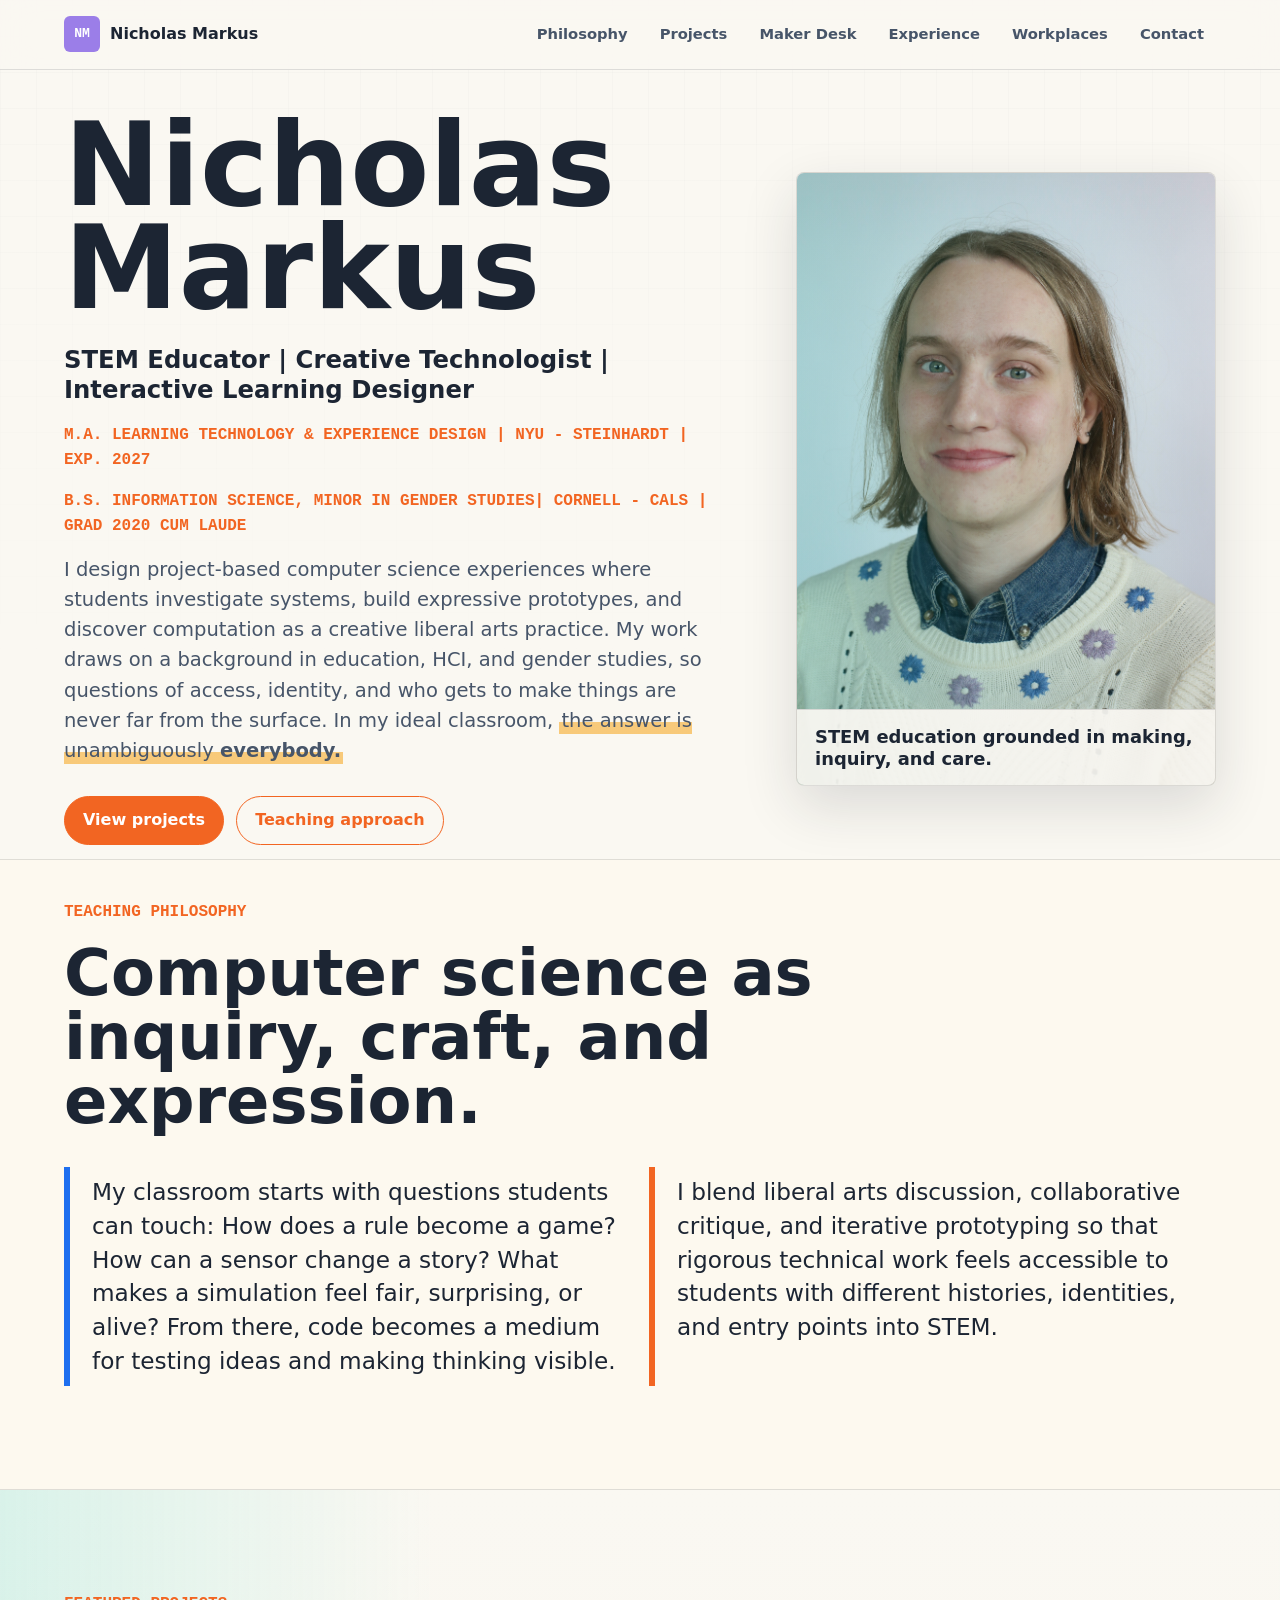
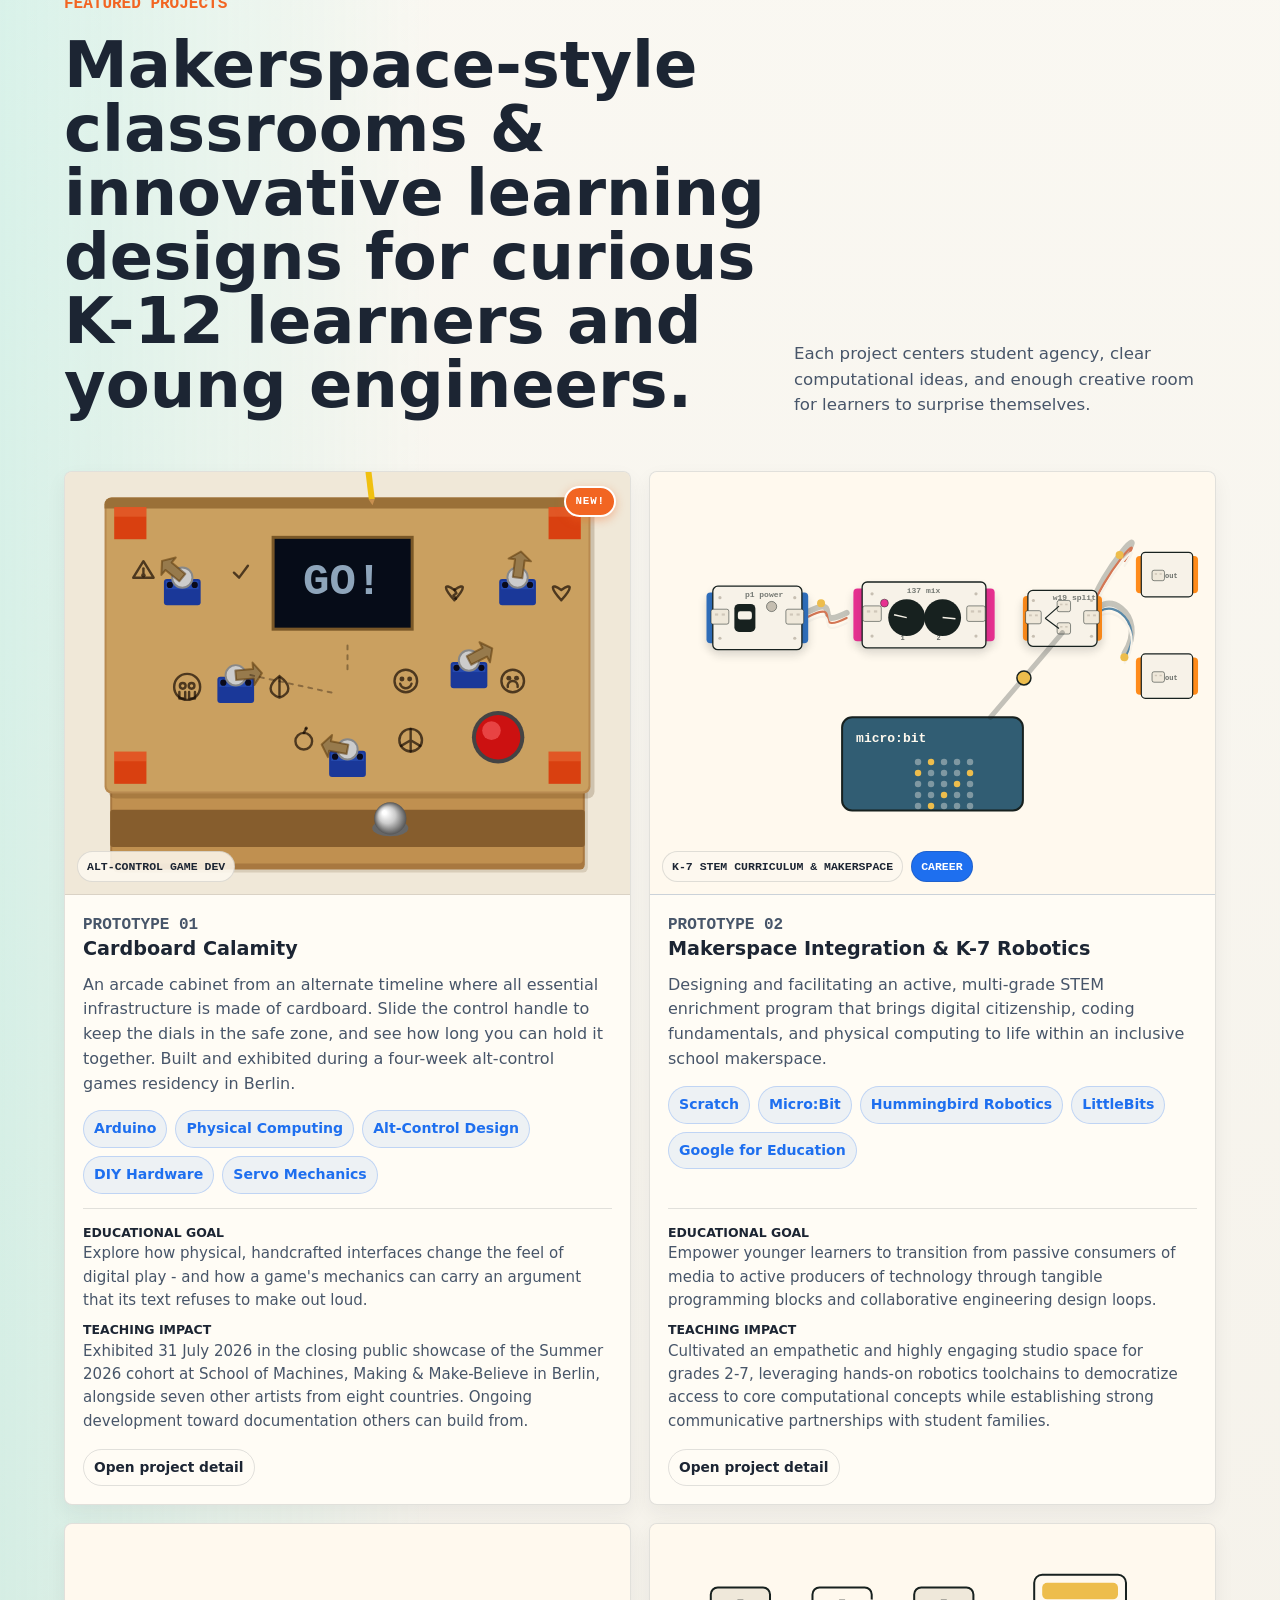
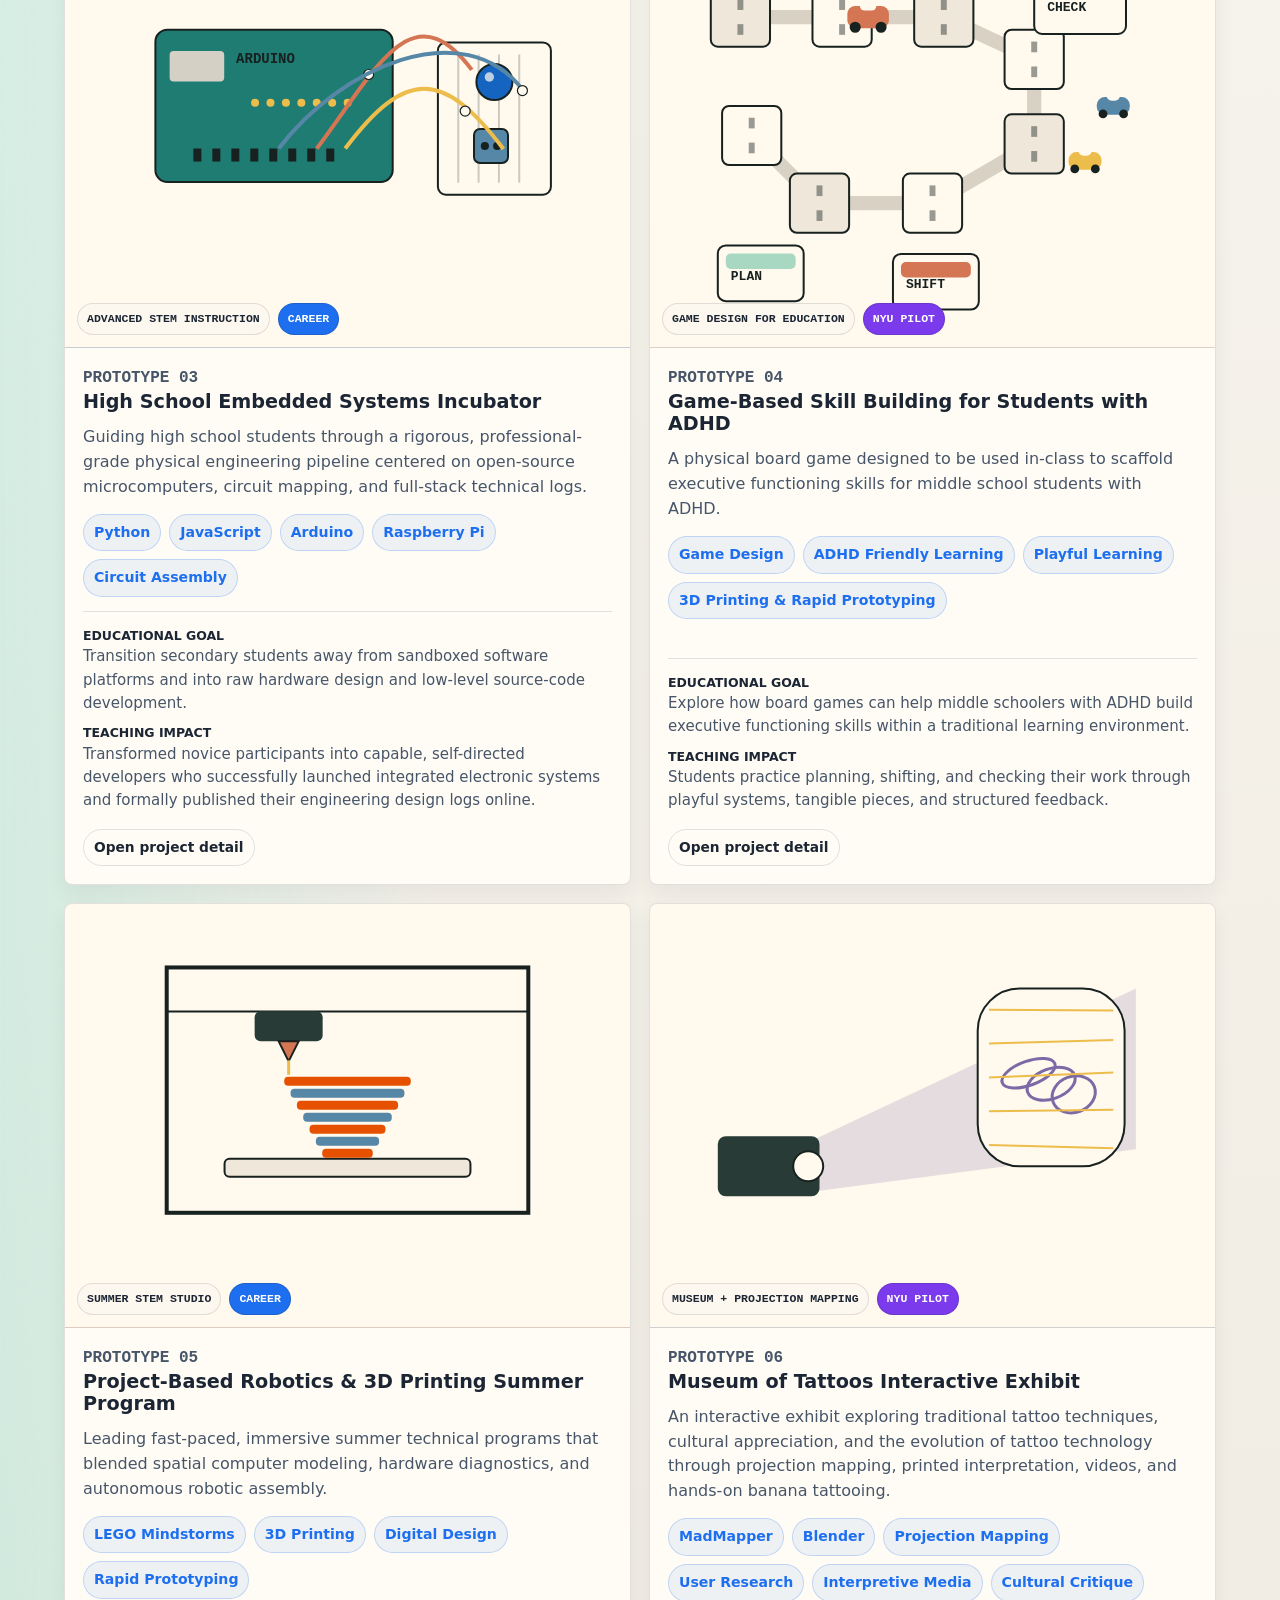
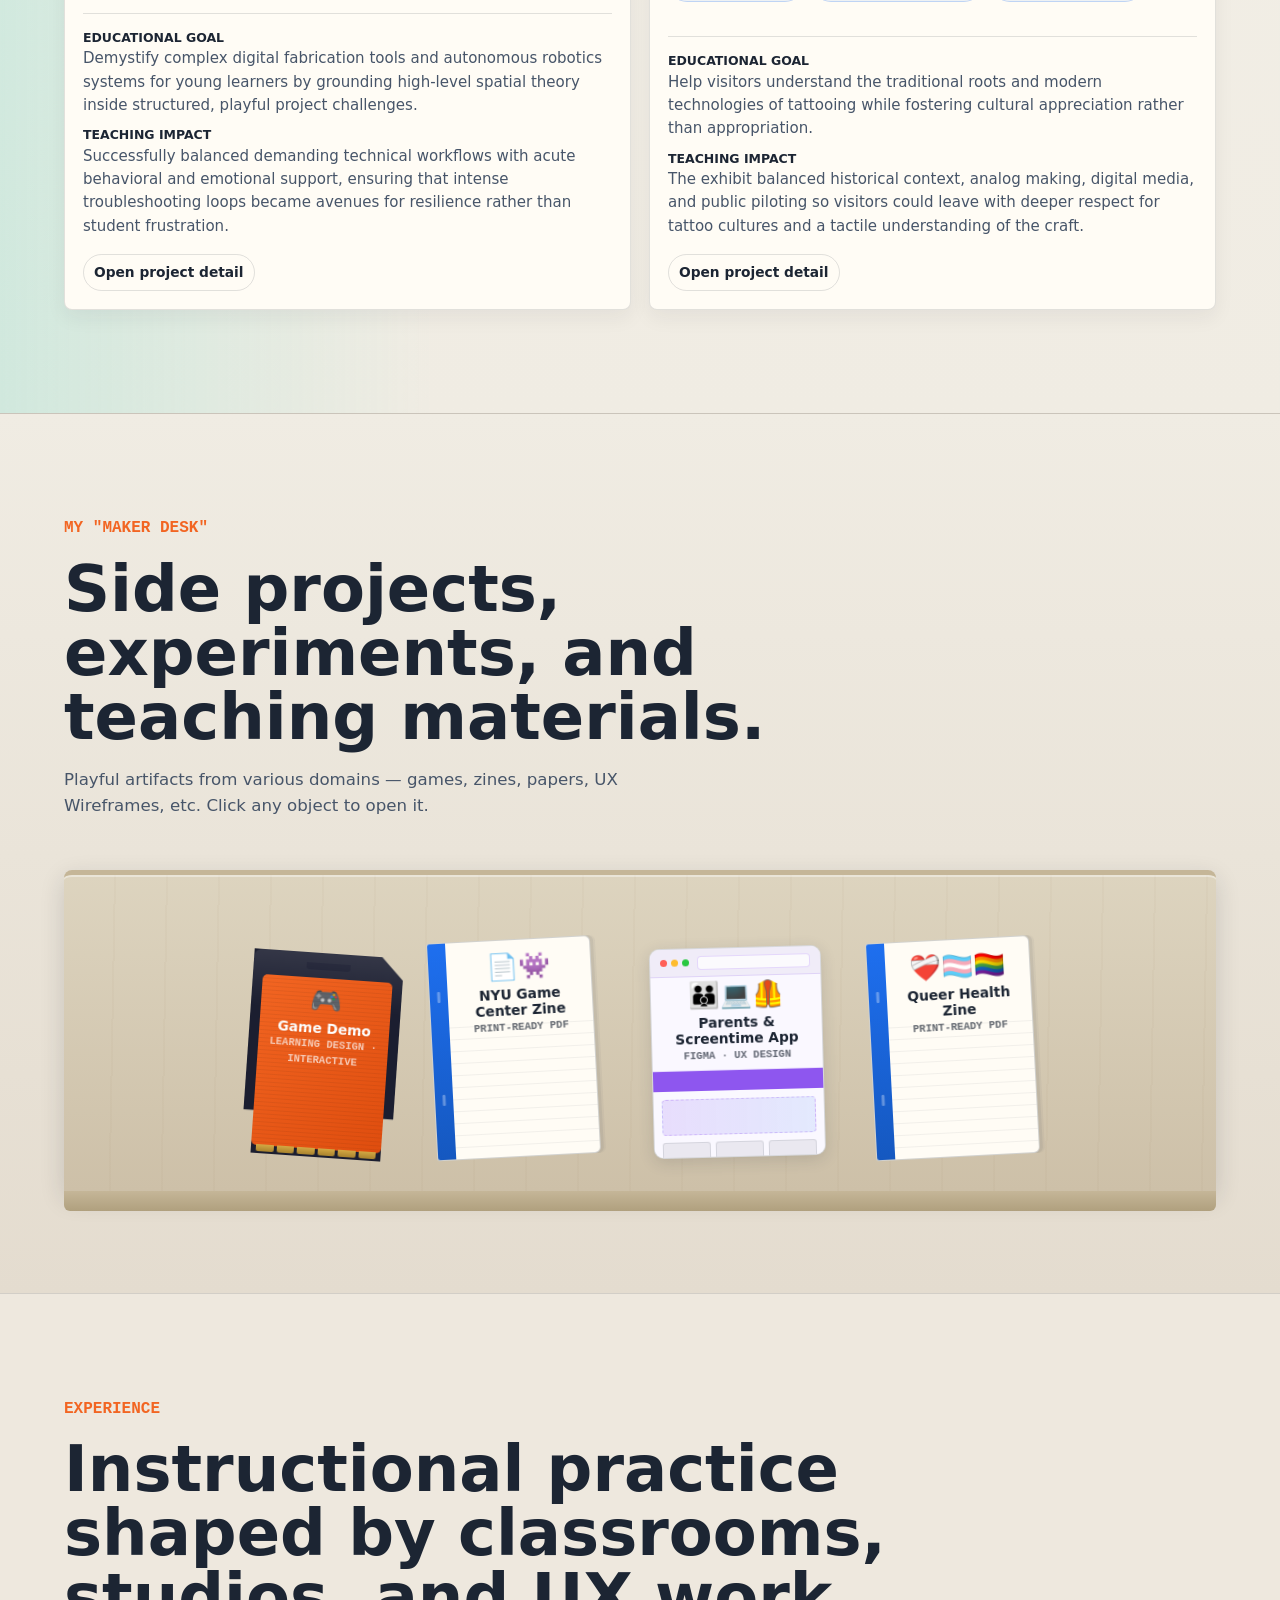
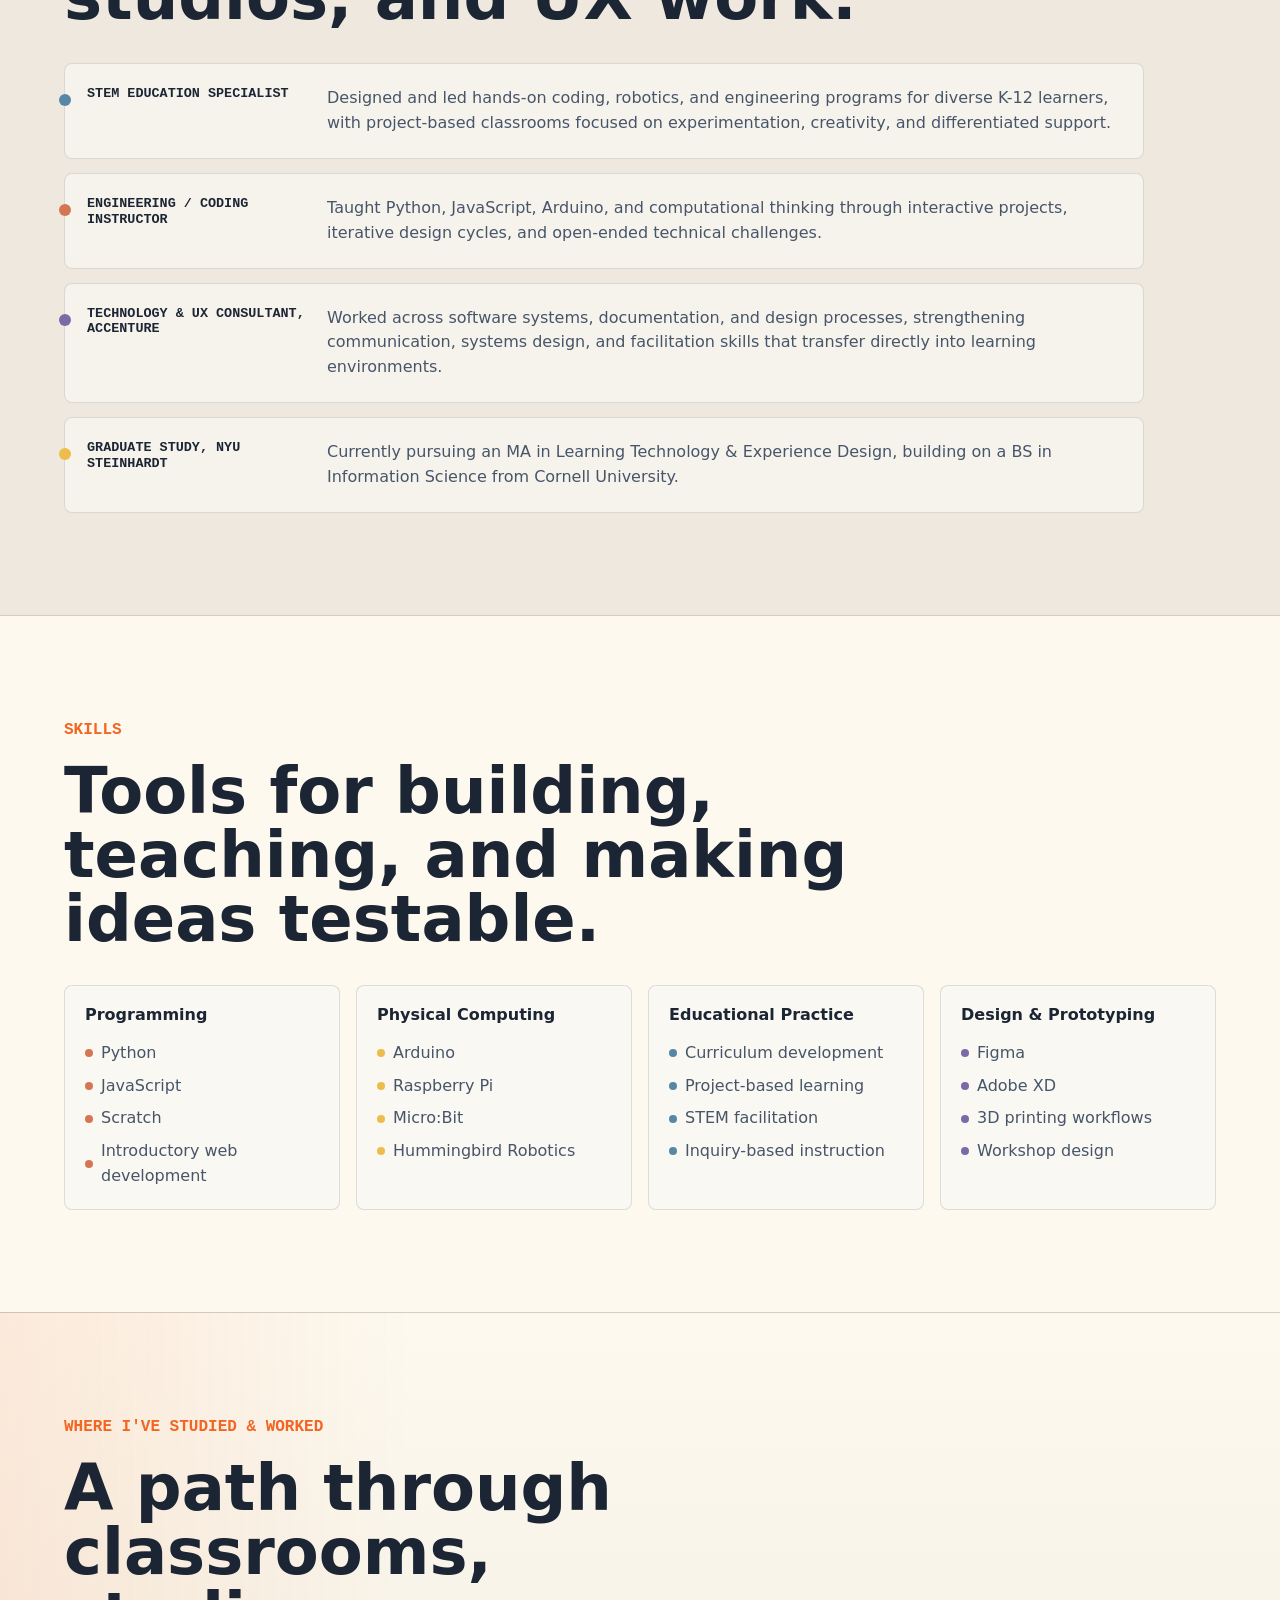
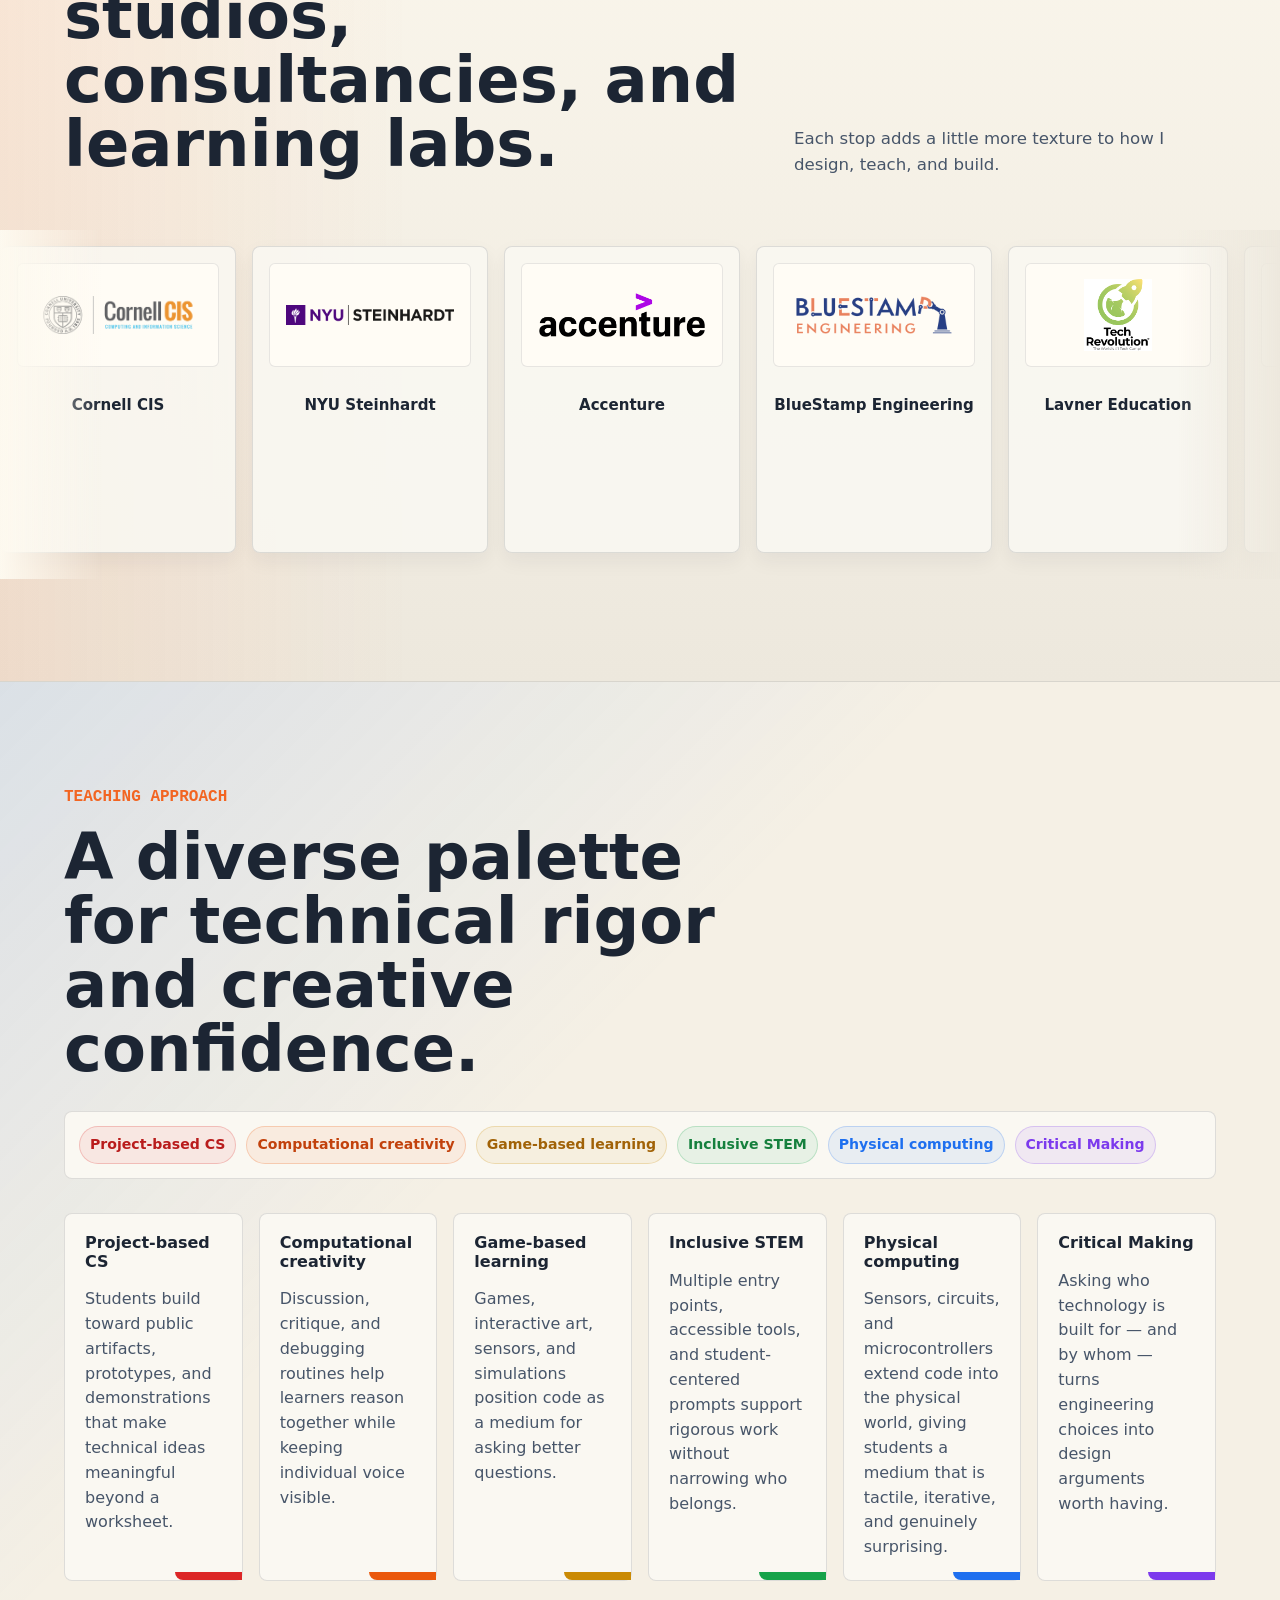
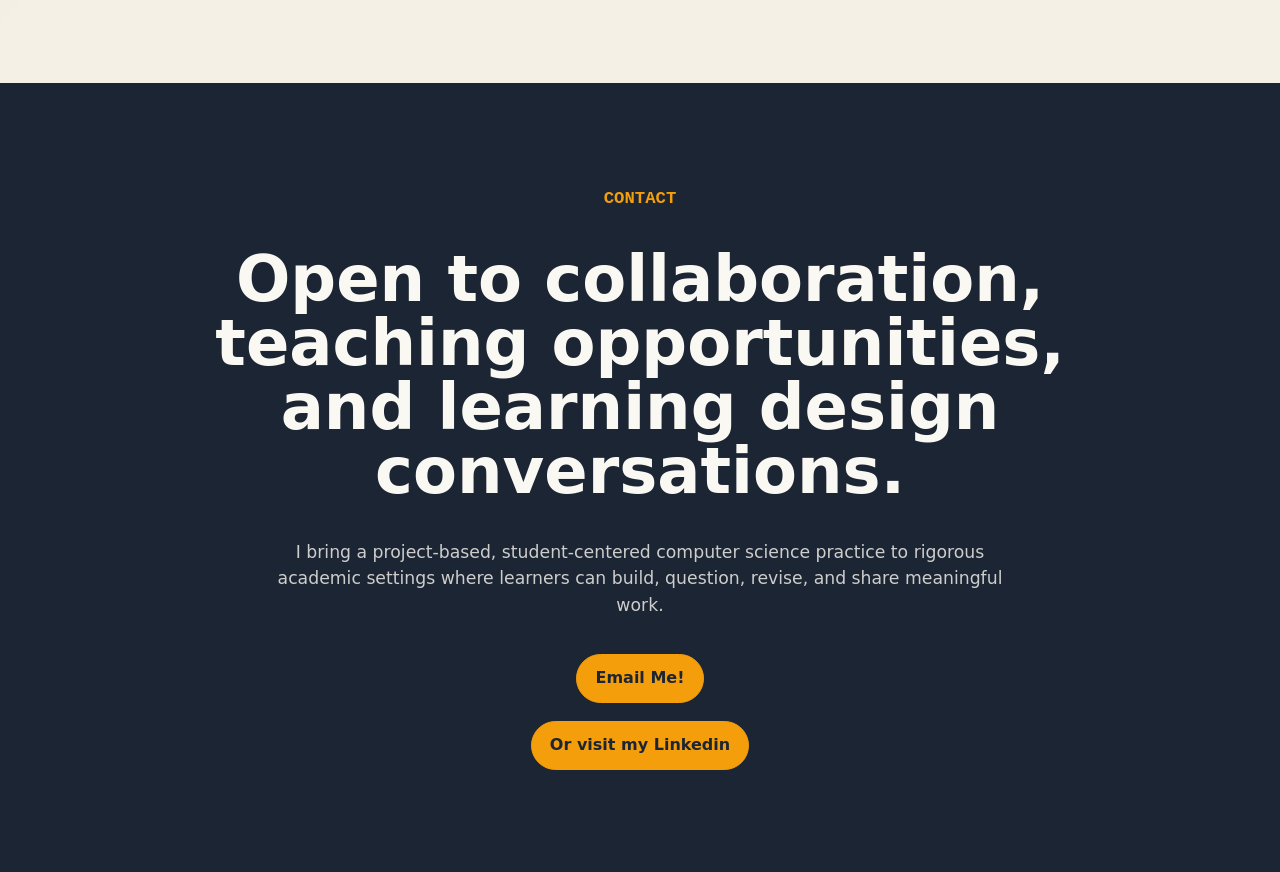
<file: index.html>
<!doctype html>
<html lang="en">
  <head>
    <meta charset="UTF-8" />
    <meta name="viewport" content="width=device-width, initial-scale=1.0" />
    <meta
      name="description"
      content="Portfolio for Nicholas Markus, Computer Science educator, creative technologist, and interactive learning designer."
    />
    <title>Nicholas Markus | CS Educator & Creative Technologist</title>
    <link rel="stylesheet" href="./styles.css" />
  </head>
  <body>
    <div class="site-shell">
      <header class="topbar" aria-label="Primary navigation">
        <a class="brand-mark" href="#home" aria-label="Nicholas Markus home">
          <span class="brand-glyph" aria-hidden="true">NM</span>
          <span>Nicholas Markus</span>
        </a>
        <nav class="nav-links" aria-label="Page sections">
          <a href="#philosophy">Philosophy</a>
          <a href="#projects">Projects</a>
          <a href="#maker-desk">Maker Desk</a>
          <a href="#experience">Experience</a>
          <a href="#workplaces">Workplaces</a>
          <a href="#contact">Contact</a>
        </nav>
      </header>

      <main>
        <section class="hero section-band" id="home" aria-labelledby="hero-title">
          <div class="hero-copy">
            <!-- <p class="eyebrow">Bard High School Early College Manhattan | Summer Scholars Experience</p> -->
            <h1 id="hero-title">Nicholas Markus</h1>
            <p class="tagline">STEM Educator | Creative Technologist | Interactive Learning Designer</p>
            <p class="eyebrow">M.A. Learning Technology & Experience Design | NYU - Steinhardt | exp. 2027</p>
            <p class="eyebrow">B.S. Information Science, minor in Gender Studies| Cornell - CALS | grad 2020 Cum Laude</p>
            <p class="hero-intro">
              I design project-based computer science experiences where students investigate systems,
              build expressive prototypes, and discover computation as a creative liberal arts practice.
              My work draws on a background in education, HCI, and gender studies, so questions of
              access, identity, and who gets to make things are never far from the surface. In my ideal classroom,
              <span class="text-highlight">the answer is unambiguously <b>everybody.</b></span>
            </p>
            <div class="hero-actions" aria-label="Portfolio highlights">
              <a class="text-action" href="#projects">View projects</a>
              <a class="text-action secondary" href="#approach">Teaching approach</a>
            </div>
          </div>

          <figure class="hero-portrait" aria-label="Portrait of Nicholas Markus">
            <img
              src="./assets/featured-images/headshots/headshot2.jpg"
              alt="Nicholas Markus"
            />
            <figcaption>
              <!-- <span>Creative technology</span> -->
              <strong>STEM education grounded in making, inquiry, and care.</strong>
            </figcaption>
          </figure>
        </section>


        <section class="section-band philosophy-band" id="philosophy" aria-labelledby="philosophy-title">
          <div class="section-heading">
            <p class="eyebrow">Teaching Philosophy</p>
            <h2 id="philosophy-title">Computer science as inquiry, craft, and expression.</h2>
          </div>
          <div class="philosophy-grid">
            <article class="statement-block">
              <p>
                My classroom starts with questions students can touch: How does a rule become a game?
                How can a sensor change a story? What makes a simulation feel fair, surprising, or alive?
                From there, code becomes a medium for testing ideas and making thinking visible.
              </p>
            </article>
            <article class="statement-block accent">
              <p>
                I blend liberal arts discussion, collaborative critique, and iterative prototyping so that
                rigorous technical work feels accessible to students with different histories, identities,
                and entry points into STEM.
              </p>
            </article>
          </div>
        </section>

        <section class="section-band projects-band" id="projects" aria-labelledby="projects-title">
          <div class="section-heading wide">
            <p class="eyebrow">Featured Projects</p>
            <h2 id="projects-title">Makerspace-style classrooms & innovative learning designs for curious K-12 learners and young engineers.</h2>
            <p>
              Each project centers student agency, clear computational ideas, and enough creative room for
              learners to surprise themselves.
            </p>
          </div>
          <!-- Populated by script.js from project-data.js — edit projects there, not here -->
          <div class="project-grid" id="projectGrid"></div>
        </section>

        <!-- ═══════════════════════════════════════════════════════════════════
             THE MAKER DESK
             Three physical-object thumbnails (cartridge, zine, paper stack)
             open an iframe lightbox via a fly-up animation.
             Fill in data-src on each button with the actual content URL
             (Scratch embed, PDF path, itch.io URL, etc.) when ready.
        ═══════════════════════════════════════════════════════════════════ -->
        <section class="section-band maker-desk-band" id="maker-desk" aria-labelledby="maker-desk-title">
          <div class="section-heading">
            <p class="eyebrow">My "Maker Desk"</p>
            <h2 id="maker-desk-title">Side projects, experiments, and teaching materials.</h2>
            <p>
              Playful artifacts from various domains — games, zines, papers, UX Wireframes, etc.
              Click any object to open it.
            </p>
          </div>

          <div class="desk-surface" role="list" aria-label="Maker desk objects">

            <!-- ── Cartridge: small game or interactive ───────────────────── -->
            <!-- Set data-src to a Scratch embed URL, itch.io iframe, etc.    -->
            <button class="desk-object desk-cartridge"
                    role="listitem"
                    data-src="https://itch.io/embed-upload/17333947?color=333333"
                    data-label="Learning Design Academy Game Demo"
                    aria-label="Open: Game Demo"
                    type="button">
              <div class="cartridge-body">
                <div class="cartridge-top-notch"></div>
                <div class="cartridge-label">
                  <span class="desk-obj-icon" aria-hidden="true">🎮</span>
                  <strong class="desk-obj-title">Game Demo</strong>
                  <span class="desk-obj-meta">Learning Design · Interactive</span>
                </div>
                <div class="cartridge-contacts" aria-hidden="true">
                  <span></span><span></span><span></span><span></span><span></span><span></span>
                </div>
              </div>
              <span class="desk-obj-cue" aria-hidden="true">Click to play</span>
            </button>

            <!-- ── Zine: print-ready PDF booklet ─────────────────────────── -->
            <!-- Set data-src to a PDF path, e.g. "./assets/docs/zine.pdf"   -->
            <button class="desk-object desk-zine"
                    role="listitem"
                    data-src="https://www.canva.com/design/DAG7WB4awZE/LLOwPeSeCHW9GN-pgkMGAg/view?embed"
                    data-label="NYU Game Center Zine"
                    aria-label="Open: NYU Game Center Zine"
                    type="button">
              <div class="zine-body">
                <div class="zine-spine"></div>
                <div class="zine-cover">
                  <span class="desk-obj-icon" aria-hidden="true">📄👾</span>
                  <strong class="desk-obj-title">NYU Game Center Zine</strong>
                  <span class="desk-obj-meta">Print-ready PDF</span>
                </div>
              </div>
              <span class="desk-obj-cue" aria-hidden="true">Click to read</span>
            </button>

            <!-- ── Prototype: UX / web design prototype ──────────────────── -->
            <!-- Set data-src to a Figma embed URL, hosted prototype, etc.   -->
            <button class="desk-object desk-prototype"
                    role="listitem"
                    data-src="https://embed.figma.com/proto/Uu5e5HB8y1n7HfkfxKP14g/Prototype_1--Copy-?node-id=7-4&p=f&viewport=567%2C361%2C0.29&scaling=scale-down&content-scaling=fixed&starting-point-node-id=7%3A4&show-proto-sidebar=1&page-id=0%3A1&embed-host=share"
                    data-label="UX Prototype"
                    aria-label="Open: UX Prototype"
                    type="button">
              <div class="prototype-frame">
                <!-- Browser chrome bar with traffic-light dots + URL pill -->
                <div class="proto-chrome" aria-hidden="true">
                  <div class="proto-dots">
                    <span class="dot-red"></span>
                    <span class="dot-yellow"></span>
                    <span class="dot-green"></span>
                  </div>
                  <div class="proto-url-bar"></div>
                </div>
                <!-- Label sits in-flow just below chrome, aligned with other objects -->
                <div class="proto-label">
                  <span class="desk-obj-icon" aria-hidden="true">👪💻🦺</span>
                  <strong class="desk-obj-title">Parents & Screentime App</strong>
                  <span class="desk-obj-meta">Figma · UX Design</span>
                </div>
                <!-- Wireframe content area -->
                <div class="proto-canvas">
                  <div class="proto-nav-bar" aria-hidden="true"></div>
                  <div class="proto-content" aria-hidden="true">
                    <div class="proto-hero-block"></div>
                    <div class="proto-card-row">
                      <span></span><span></span><span></span>
                    </div>
                    <div class="proto-text-lines">
                      <span></span><span></span><span></span>
                    </div>
                  </div>
                </div>
              </div>
              <span class="desk-obj-cue" aria-hidden="true">Click to explore</span>
            </button>

            <!--Queer health zine-->
            <button class="desk-object desk-zine"
                    role="listitem"
                    data-src="https://itch.io/embed/649317"
                    data-label="Queer Health Zine"
                    aria-label="Open: Queer Health Zine"
                    type="button">
              <div class="zine-body">
                <div class="zine-spine"></div>
                <div class="zine-cover">
                  <span class="desk-obj-icon" aria-hidden="true">❤️‍🩹🏳️‍⚧️🏳️‍🌈</span>
                  <strong class="desk-obj-title">Queer Health Zine</strong>
                  <span class="desk-obj-meta">Print-ready PDF</span>
                </div>
              </div>
              <span class="desk-obj-cue" aria-hidden="true">Click to read</span>
            </button>

          </div>
        </section>

        <!-- ─── Maker Desk lightbox ──────────────────────────────────────────
             The panel flies from the clicked object's screen coordinates to
             the viewport center using a CSS custom-property FLIP animation.
             JS in script.js sets --start-x, --start-y, --start-scale before
             toggling the is-collapsed / is-open classes.
        ─────────────────────────────────────────────────────────────────── -->
        <div class="desk-lightbox" id="deskLightbox" hidden
             role="dialog" aria-modal="true" aria-label="Maker Desk viewer">
          <div class="desk-lightbox-backdrop" id="deskLightboxBackdrop"></div>
          <div class="desk-lightbox-panel" id="deskLightboxPanel">
            <div class="desk-lightbox-chrome">
              <span class="desk-lightbox-title" id="deskLightboxTitle"></span>
              <button class="desk-lightbox-close" id="deskLightboxClose"
                      aria-label="Close viewer" type="button">
                <svg width="18" height="18" viewBox="0 0 18 18" fill="none" aria-hidden="true">
                  <path d="M2 2l14 14M16 2L2 16" stroke="currentColor" stroke-width="2.5" stroke-linecap="round"/>
                </svg>
              </button>
            </div>
            <div class="desk-lightbox-content">
              <div class="desk-lightbox-spinner" id="deskLightboxSpinner"></div>
              <iframe class="desk-lightbox-iframe" id="deskLightboxIframe"
                      title="Maker Desk content"
                      loading="lazy"
                      allow="autoplay; fullscreen"
                      src="about:blank"></iframe>
            </div>
          </div>
        </div>

        <section class="section-band experience-band" id="experience" aria-labelledby="experience-title">
          <div class="section-heading">
            <p class="eyebrow">Experience</p>
            <h2 id="experience-title">Instructional practice shaped by classrooms, studios, and UX work.</h2>
          </div>
          <!-- Populated by script.js from the experiences array -->
          <div class="timeline" id="experienceTimeline"></div>
        </section>

        <section class="section-band skills-band" id="skills" aria-labelledby="skills-title">
          <div class="section-heading">
            <p class="eyebrow">Skills</p>
            <h2 id="skills-title">Tools for building, teaching, and making ideas testable.</h2>
          </div>
          <!-- Populated by script.js from the skillClusters array -->
          <div class="skills-grid" id="skillsGrid"></div>
        </section>

        <section class="section-band workplaces-band" id="workplaces" aria-labelledby="workplaces-title">
          <div class="section-heading wide">
            <p class="eyebrow">Where I've Studied & Worked</p>
            <h2 id="workplaces-title">A path through classrooms, studios, consultancies, and learning labs.</h2>
            <p>
              Each stop adds a little more texture to how I design, teach, and build.
            </p>
          </div>
          <div class="workplace-marquee" aria-label="Schools and workplaces">
            <!-- Populated by script.js from the workplaces array; items are duplicated for the infinite CSS marquee -->
            <div class="workplace-track" id="workplaceTrack"></div>
          </div>
        </section>

        <section class="section-band approach-band" id="approach" aria-labelledby="approach-title">
          <div class="section-heading wide">
            <p class="eyebrow">Teaching Approach</p>
            <h2 id="approach-title">A diverse palette for technical rigor and creative confidence.</h2>
          </div>
          <div class="method-strip" aria-label="Core teaching themes">
            <span>Project-based CS</span>
            <span>Computational creativity</span>
            <span>Game-based learning</span>
            <span>Inclusive STEM</span>
            <span>Physical computing</span>
            <span>Critical Making</span>
          </div>
          <!-- Populated by script.js from the approach array -->
          <div class="approach-map" id="approachMap"></div>
        </section>

        <section class="section-band contact-band" id="contact" aria-labelledby="contact-title">
          <div class="contact-panel">
            <p class="eyebrow">Contact</p>
            <h2 id="contact-title">Open to collaboration, teaching opportunities, and learning design conversations.</h2>
            <p>
              I bring a project-based, student-centered computer science practice to rigorous academic
              settings where learners can build, question, revise, and share meaningful work.
            </p>
            <a class="text-action" href="mailto:nm2610@nyu.edu">Email Me!</a>
            <a class="text-action" href="https://www.linkedin.com/in/nicholas-markus/">Or visit my Linkedin</a>
          </div>
        </section>
      </main>
    </div>

    <!-- project-data.js must load first — it sets window.portfolioProjects before script.js reads it -->
    <!-- ?v= query strings are cache-busting parameters; update them after any deployment -->
    <script src="./project-data.js?v=20260528-style-tweaks"></script>
    <script src="./script.js?v=20260528-style-tweaks"></script>
  </body>
</html>
</file>
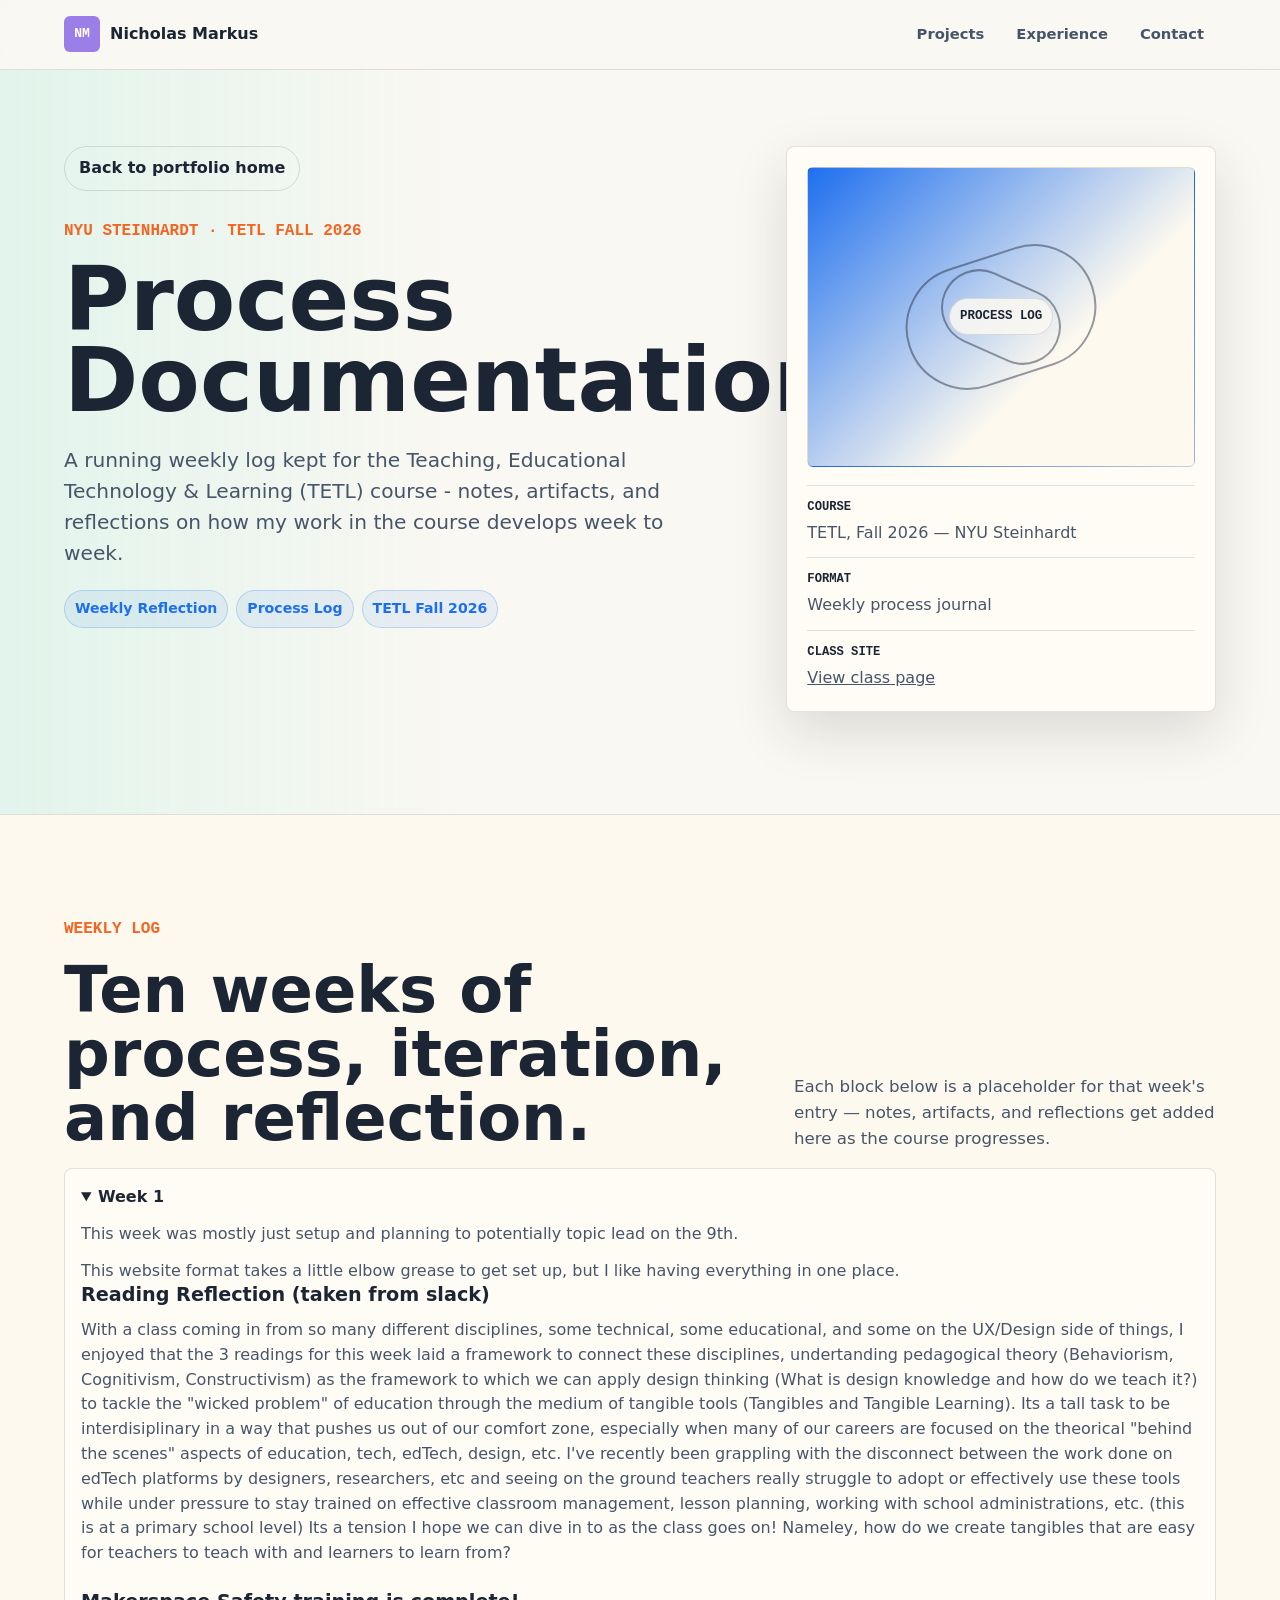
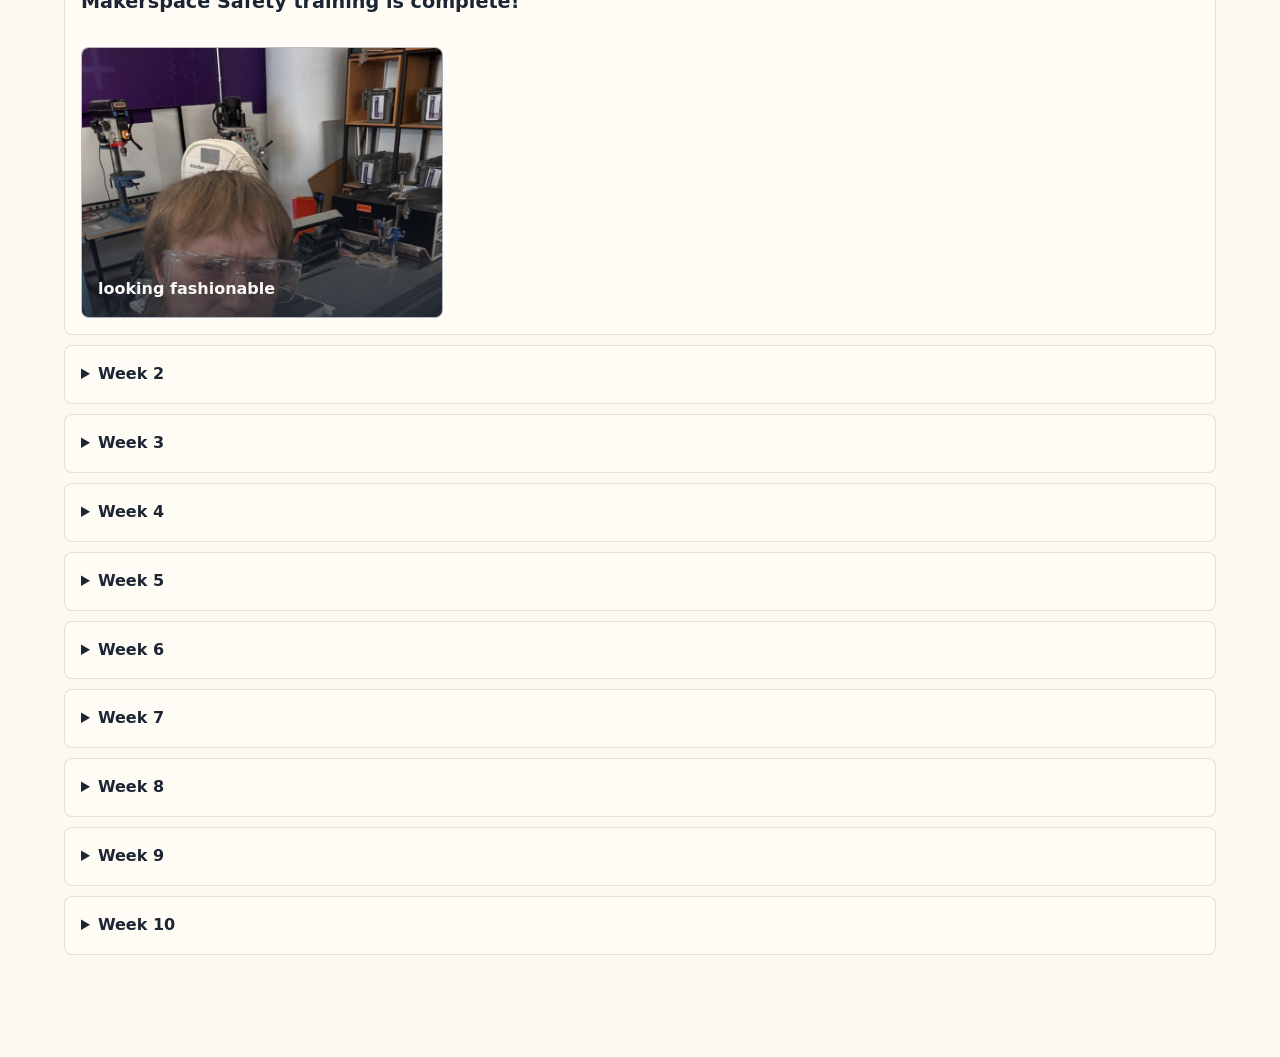
<file: process-documentation/index.html>
<!doctype html>
<html lang="en">
  <head>
    <meta charset="UTF-8" />
    <meta name="viewport" content="width=device-width, initial-scale=1.0" />
    <meta
      name="description"
      content="Weekly process documentation log for Nicholas Markus's NYU TETL Fall 2026 course."
    />
    <title>Process Documentation | Nicholas Markus</title>
    <link rel="stylesheet" href="../styles.css" />
  </head>
  <body class="project-page" data-project-id="process-documentation">
    <div class="site-shell">
      <header class="topbar" aria-label="Process documentation navigation">
        <a class="brand-mark" href="../index.html#home" aria-label="Nicholas Markus home">
          <span class="brand-glyph" aria-hidden="true">NM</span>
          <span>Nicholas Markus</span>
        </a>
        <nav class="nav-links" aria-label="Portfolio sections">
          <a href="../index.html#projects">Projects</a>
          <a href="../index.html#experience">Experience</a>
          <a href="../index.html#contact">Contact</a>
        </nav>
      </header>

      <main>
        <section class="section-band project-detail-hero" style="--detail-theme: #1e6fef">
          <div>
            <a class="back-link" href="../index.html#home">Back to portfolio home</a>
            <p class="eyebrow">NYU Steinhardt · TETL Fall 2026</p>
            <h1>Process Documentation</h1>
            <p class="project-summary">
              A running weekly log kept for the Teaching, Educational Technology & Learning
              (TETL) course - notes, artifacts, and reflections on how my work in the course
              develops week to week.
            </p>
            <div class="tag-list" aria-label="Page tags">
              <span>Weekly Reflection</span>
              <span>Process Log</span>
              <span>TETL Fall 2026</span>
            </div>
          </div>

          <aside class="project-snapshot" aria-label="Course snapshot">
            <div class="snapshot-visual"><span>Process Log</span></div>
            <dl class="snapshot-list">
              <div>
                <dt>Course</dt>
                <dd>TETL, Fall 2026 — NYU Steinhardt</dd>
              </div>
              <div>
                <dt>Format</dt>
                <dd>Weekly process journal</dd>
              </div>
              <div>
                <dt>Class Site</dt>
                <dd>
                  <a
                    href="https://sites.google.com/nyu.edu/tetlfall2026"
                    target="_blank"
                    rel="noopener"
                    >View class page</a
                  >
                </dd>
              </div>
            </dl>
          </aside>
        </section>

        <section class="section-band project-detail-band" aria-labelledby="process-log-title">
          <div class="section-heading wide">
            <p class="eyebrow">Weekly Log</p>
            <h2 id="process-log-title">Ten weeks of process, iteration, and reflection.</h2>
            <p>
              Each block below is a placeholder for that week's entry — notes, artifacts, and
              reflections get added here as the course progresses.
            </p>
          </div>

          <div class="detail-accordion" aria-label="Weekly process entries">
            <details open>
              <summary>Week 1</summary>
              <p>This week was mostly just setup and planning to potentially topic lead on the 9th.</p>
              <p>This website format takes a little elbow grease to get set up, but I like having everything in one place.</p>
              <h3>Reading Reflection (taken from slack)</h3>
              <p>With a class coming in from so many different disciplines, some technical, some educational, and some on the UX/Design side of things, I enjoyed that the 3 readings for this week laid a framework to connect these disciplines, undertanding pedagogical theory (Behaviorism, Cognitivism, Constructivism) as the framework to which we can apply design thinking (What is design knowledge and how do we teach it?) to tackle the "wicked problem" of education through the medium of tangible tools (Tangibles and Tangible Learning). Its a tall task to be interdisiplinary in a way that pushes us out of our comfort zone, especially when many of our careers are focused on the theorical "behind the scenes" aspects of education, tech, edTech, design, etc. I've recently been grappling with the disconnect between the work done on edTech platforms by designers, researchers, etc and seeing on the ground teachers really struggle to adopt or effectively use these tools while under pressure to stay trained on effective classroom management, lesson planning, working with school administrations, etc. (this is at a primary school level) Its a tension I hope we can dive in to as the class goes on! Nameley, how do we create tangibles that are easy for teachers to teach with and learners to learn from?</p>
              <br>
              <h3>Makerspace Safety training is complete!</h3>
              <div class="project-gallery" aria-label="Editable project media slots">
              <div class="gallery-slot">
                <img src=".\images\makerspace.JPEG" alt="placeholder" />
                <span>looking fashionable</span>
              </div>
              </div>
            </details>
            <details>
              <summary>Week 2</summary>
              <p>Editable: add this week's process notes, artifacts, or reflections.</p>
              <h3>In Class</h3>
              <p>Today I presented my (first) topic leader activity, began work on the tangible artifact assignment with Izzy & Grace</p>
              <p>I also created a reference page for behaviorist, cognitivist, and constructivist learning theories. I'm using a cheap Muji Notebook to document & keep track of everything.</p>
              <h3>9/10: Training on the laser cutter complete ✅</h3>
              <p>From an instructional design/task analysis perspective, I was struck by the specificity of steps needed to laser cut a simple sketch. I was pretty overwhelmed by the interface on the computers at first but took some paper notes while the makerspace TA was talking (see below) when I go in tomorrow I'll see how effective my notecard is as a recall method. I want to do some laser cutting for a side project so this was the perfect way to kill 2 birds with 1 stone.</p>

              <h3>9/14: Training on 3D printing complete ✅</h3>
              <p>They told us we couldnt print "weapons, anything sexual, or anything that would be sold for profit." The TA was NOT amused when I asked "How many times did someone try to do that before you added that restriction?"</p>

              <h3>Reading Reflection</h3>
              
            </details>
            <details>
              <summary>Week 3</summary>

              <h3>Reading Reflection</h3>
              <p>For this week’s reflection I’d like to analyze an interaction I had in my STEM afterschool yesterday in terms of the reading on Antle & Wise, 2013. In this class we use LittleBits, color coded miniature circuits which use magnets & a interlocking design to make simple electronics activities more accessible. As is often the case when a new semester starts, some of my new 2nd & 3rd grade students were completely baffled by the chaotic and noisy afterschool setup and “veteran” 3rd & 4th grade lower schoolers didn’t have much patience for a direct lesson after a full day of proper school. This time around, however I noticed right off the bat younger students were interested in learning how to build simple electronic music circuits (see: https://littlebits.com/bit-o-pedia/keyboard). Importantly, I never provided direct instructions on assembling the piano, I’d shown a few people how to use the “oscillator bit” (which makes sound waves from electronic input) last year and the knowledge that such a thing was possible has stuck around. Without realizing it my students became a stunning example of “learning as a collaborative process of meaning-making and becoming a participant in the knowledge practices of a community.” (p 6)

<br> Unfortunately, the one part of this unintentional collaborative & embodied activity that has yet to stick with my students is the actual **collaboration**, having to wait their turn for my help (there’s one of me and ~14 of them), share the littlebits, and ignore when someone else’s project (or another student themselves) was making an “annoying noise.”  The “piano” is a complicated setup, it goes battery → piano → oscillator → speaker and if *any* of those parents aren’t working (LittleBits can break or be incompatible with each other) students can, in clinical terms, freak the f*ck out, blaming themselves for something not working or their fellow students for “stealing parts.” As the semester goes on, I hope to see how I can use theoretical concepts discussed in this class to better structure my class!</p>
            </details>
            <details>
              <summary>Week 4</summary>
              <h3>Reading Reflection</h3>
              <p>For this week’s readings I wanted to highlight 2 quotes that jumped out at me as potentially being in conversation with each other and serving as a good jumping off point for our class discussion tomorrow. First in *Race after technology* “Even though they themselves were guided by a solidaristic relationship with the workers, the public granted them, as “designers,” a higher status than to their laboring counterparts.” (Benjamin, p 118) second from *Why Tangibility Matters* where after reporting positive feedback from child participants the authors note “we interpret this cautiously due to the novelty effect and researcher-child power difference.” (p. 1812) While our educational design research isn’t explicitly intended to invoke the same power imbalances that low-income workers face its worth considering how children increasingly face surveillance and tracking not dissimilar from the algorithms & systems monitoring Amazon Mechanical Turk workers (an online workforce not to be confused with warehouse & delivery workers). If this sounds a little “tinfoil hat” unfortunately the reporting on the subject suggests some massive ongoing risks to child privacy, especially when it comes to chromebooks & google classroom monitoring <a href="https://apnews.com/article/ai-school-chromebook-gaggle-goguardian-securly-25a3946727397951fd42324139aaf70f">Read more here</a>.</p>
                  <br><br>
              As something of a student-designer-researcher-teacher-gig worker hybrid right now its not lost on me that I hold a certain amount of authority/power over my students and am obligated as part of my job to monitor that relationship closely. For instance, I would be disinclined to test a tangible for this class with the students I teach because I might be seen by them as someone who could get them “in trouble” with the school or their parents therefore skewing the data I could get on the efficacy of a tangible learning intervention. Generally though, I’ve found doing academic work to be a positive supplement to my part-time teaching jobs in that it lets me make better decisions on how I’m using tech in the classroom and am confident in our class’s ability to have these sorts of critical discussions!</p>
            </details>
            <details>
              <summary>Week 5</summary>
              <p>Editable: add this week's process notes, artifacts, or reflections.</p>
            </details>
            <details>
              <summary>Week 6</summary>
              <h3>Reading Reflection</h3>
              <p>
	In reading this paper I was struck by how philosophical much of the language is, referencing “cartesian” ways of thinking and using the philosophical practice of phenomenology. I am by no means an expert on Descartes or Hegel but I’m vaguely familiar with Descartes’ “Brain in a vat” thought experiment which questions if all we see and perceive around us is the work of an evil demon controlling our senses. The brain in a vat in its least charitable interpretation is pure solipsism, ‘I am the only real person in the world everyone else is an NPC.’ This is a fairly negative perspective on a long-standing philosophic debate but I believe it’s beneficial for understanding what Hummels & Dijk describe as “Cartesian computer science and engineering-based way of thinking” contrasted with their own “phenomenology-inspired” design thinking.
For any sci-fi fans in our class, cartesian dualism is also a central thematic element of and plot in The Matrix (1999, dir. L. and L. Wachowski). I found a interesting piece of writing on The Matrix which stresses how by “Emphasizing the generative potential of technology, The Matrix in its phantasmatic vision overcomes the dualism of human versus machine, which follows from the representational metaphysics” Wojtaszek, M. (2019)
</p><p>	
ANYWAY, the point of this tangent is not to add philosophy & film studies homework to our already fairly packed workload. My point is that to me there something strikingly un-masculine about the embodied sensemaking design practice described in Hummels & Dijk (2015) in that it requires a somewhat “non-binary” approach to thinking about the physical & digital worlds, that they are not split evenly and rely on complex social & environmental patterns to be understood. I believe that by considering and appreciating the nuances of our social environments, we create better designs and more impactful TUIs.
	One practiced design principle that struck me as relevant to our class is principle 4: interactive imagery where the paper authors argue in favor L.A. Suchman’s finding that “people act within the concrete circumstances of their environment and in doing so, their plans evolve in an improvised manner, instead of executing an internally created ‘plan for action’.” And make an appropriate change to their own design practice describing how “[their] D&D studio stimulates ambiguity, openness, and  confusion in order to trigger imagination, storytelling and inviting people to ‘sketch’ a future.” (Hummels & Dijk 2015) I think this sort of embracing of ambiguity can be beneficial to all of us working in design & education, two field that tend not to have an exact “right” and “wrong” for any given situation.
</p><p>
Additional Reading/Works cited
Wojtaszek, M. (2019). Virtualizing (masculine) subjectivity: The Matrix and an immanent techno-logic. Masculinities and Desire: A Deleuzian Encounter (pp. 174-182). Routledge. https://doi.org/10.4324/9780429437328-13

Smith, David Woodruff, "Phenomenology", The Stanford Encyclopedia of Philosophy (Summer 2018 Edition), Edward N. Zalta (ed.), URL = <https://plato.stanford.edu/archives/sum2018/entries/phenomenology/>.

.</p>
            </details>
            <details>
              <summary>Week 7</summary>
              <p>I've been thinking a lot about productivity recently, how many different roles educators have to play in the modern classroom, and the challenges of managing time and resources effectively. Even as I write this reflection, I'm getting stressed about the ways in which teachers are meant to act like hyper-productive machines, always making perfect decisions.</p>
              <p>However, as much as I bemoan hype and productivity culture, I do want to highlight the finding in Houde, S., & Hill, C. (1997) that "It was more efficient to wait on the results of independent investigations in the key areas of role, look and feel and implementation than to try to build a monolithic prototype that integrated all features from the start." which suggests that the effort put into the "slow" method is worthwhile for the long term benefits. Its an incredibly tense tradeoff when it comes to something as high-stakes and time consuming as child rearing.</p>
            </details>
            <details>
              <summary>Week 8</summary>
              <p>Editable: add this week's process notes, artifacts, or reflections.</p>
            </details>
            <details>
              <summary>Week 9</summary>
              <p>Editable: add this week's process notes, artifacts, or reflections.</p>
            </details>
            <details>
              <summary>Week 10</summary>
              <p>Editable: add this week's process notes, artifacts, or reflections.</p>
            </details>
          </div>
        </section>
      </main>
    </div>
  </body>
</html>
</file>
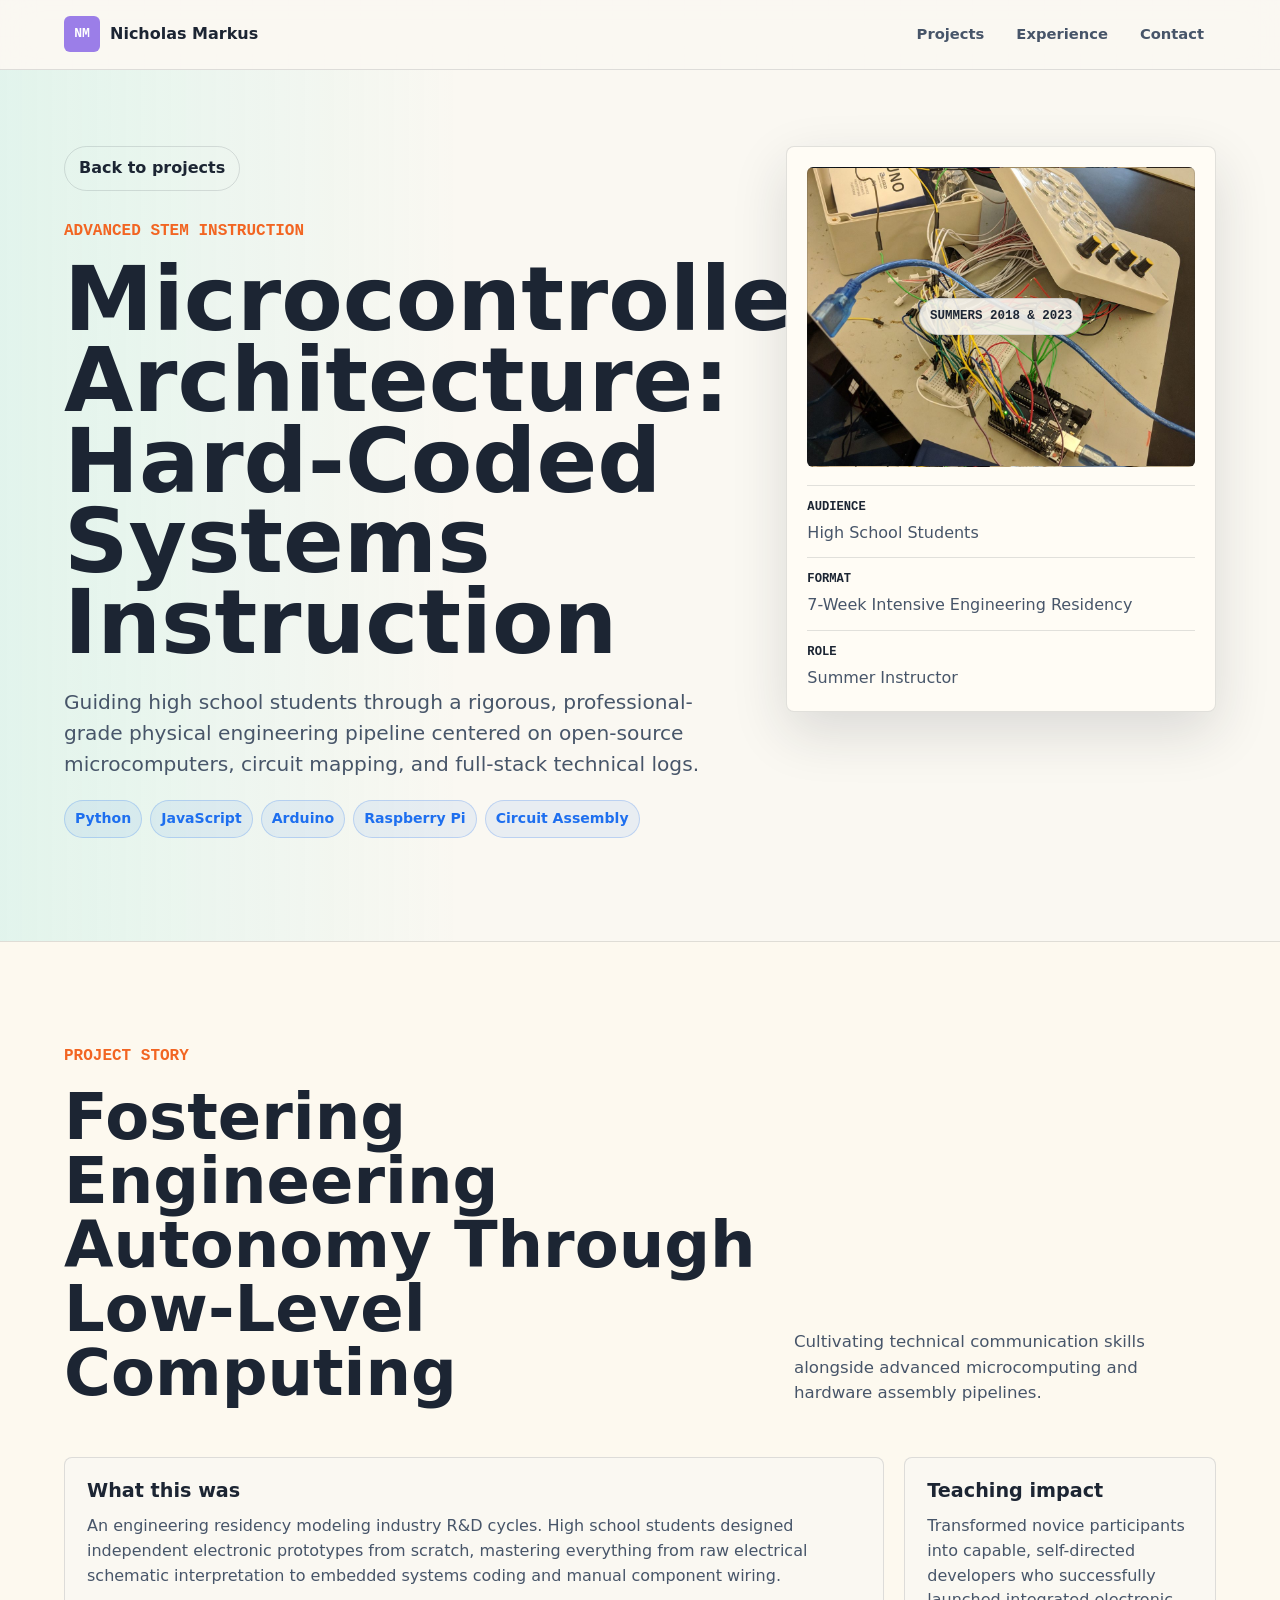
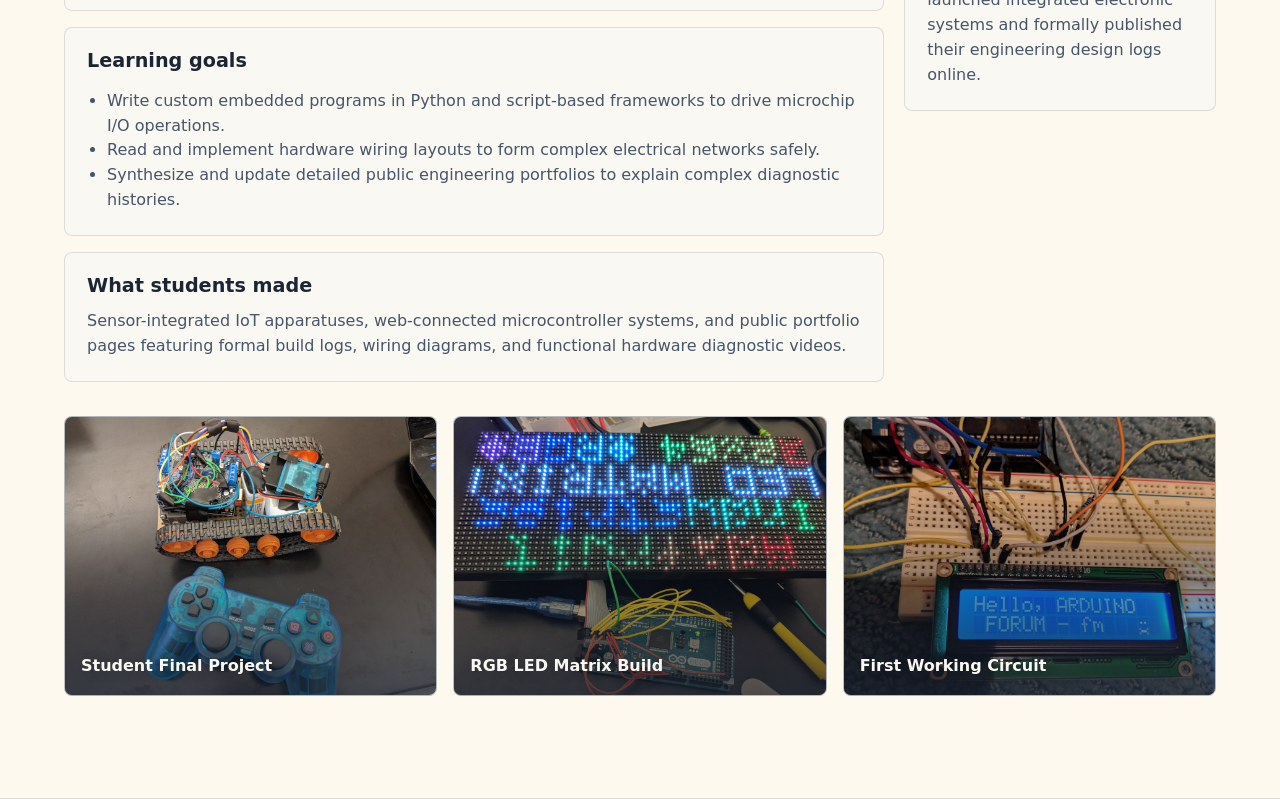
<file: projects/bluestamp-engineering-instruction.html>
<!doctype html>
<html lang="en">
  <head>
    <meta charset="UTF-8" />
    <meta name="viewport" content="width=device-width, initial-scale=1.0" />
    <meta
      name="description"
      content="Project detail page template for Nicholas Markus's Physical Computing Classroom Prototypes."
    />
    <title>Physical Computing Classroom Prototypes | Nicholas Markus</title>
    <link rel="stylesheet" href="../styles.css" />
  </head>
  <body class="project-page" data-project-id="bluestamp-engineering-instruction">
    <div class="site-shell">
      <header class="topbar" aria-label="Project navigation">
        <a class="brand-mark" href="../index.html#home" aria-label="Nicholas Markus home">
          <span class="brand-glyph" aria-hidden="true">NM</span>
          <span>Nicholas Markus</span>
        </a>
        <nav class="nav-links" aria-label="Portfolio sections">
          <a href="../index.html#projects">Projects</a>
          <a href="../index.html#experience">Experience</a>
          <a href="../index.html#contact">Contact</a>
        </nav>
      </header>

      <main>
        <section class="section-band project-detail-hero" style="--detail-theme: #edbd4c">
          <div>
            <a class="back-link" href="../index.html#projects">Back to projects</a>
            <p class="eyebrow">Sensors + Feedback</p>
            <h1>Physical Computing Classroom Prototypes</h1>
            <p class="project-summary">
              Microcontroller builds that turn classroom materials into responsive objects,
              instruments, and collaborative puzzles.
            </p>
            <div class="tag-list" aria-label="Technologies used">
              <span>Arduino</span>
              <span>Micro:Bit</span>
              <span>Hummingbird Robotics</span>
            </div>
          </div>

          <aside class="project-snapshot" aria-label="Project snapshot">
            <div class="snapshot-visual"><span>Prototype 02</span></div>
            <dl class="snapshot-list">
              <div>
                <dt>Audience</dt>
                <dd>Editable: age group, course, camp, or classroom setting.</dd>
              </div>
              <div>
                <dt>Format</dt>
                <dd>Editable: build sprint, unit, station rotation, or showcase project.</dd>
              </div>
              <div>
                <dt>Role</dt>
                <dd>Editable: instructor, curriculum designer, materials manager, technical coach.</dd>
              </div>
            </dl>
          </aside>
        </section>

        <section class="section-band project-detail-band" aria-labelledby="project-story-title">
          <div class="section-heading wide">
            <p class="eyebrow">Project Story</p>
            <h2 id="project-story-title">A hands-on build narrative ready for your details.</h2>
            <p>Swap in specific circuits, prompts, photos, and student outcomes.</p>
          </div>

          <div class="detail-layout">
            <div class="detail-main">
              <article class="detail-panel">
                <h3>What this was</h3>
                <p>
                  Editable: describe the physical computing challenge, the materials available,
                  and how students moved from idea to working prototype.
                </p>
              </article>
              <article class="detail-panel">
                <h3>Learning goals</h3>
                <ul>
                  <li>Editable: connect inputs, outputs, logic, and feedback loops.</li>
                  <li>Editable: practice debugging across code, wiring, and physical constraints.</li>
                  <li>Editable: document design choices and explain how the system responds.</li>
                </ul>
              </article>
              <article class="detail-panel">
                <h3>What students made</h3>
                <p>
                  Editable: list responsive sculptures, sensor games, instruments, robotic mechanisms,
                  or classroom inventions.
                </p>
              </article>
            </div>

            <aside class="detail-sidebar">
              <!-- <article class="asset-drop">
                <h3>Asset notes</h3>
                <p>Add build photos, diagrams, code snippets, or final prototype media.</p>
                <code>../assets/projects/bluestamp-engineering-instruction/</code>
              </article> -->
              <article class="reflection-card">
                <h3>Teaching impact</h3>
                <p>
                  Editable: describe how students handled ambiguity, tested systems,
                  and collaborated through debugging.
                </p>
              </article>
            </aside>
          </div>

          <div class="project-gallery" aria-label="Editable project media slots">
            <div class="gallery-slot"><span>Add build photo</span></div>
            <div class="gallery-slot"><span>Add circuit diagram</span></div>
            <div class="gallery-slot"><span>Add student prototype</span></div>
          </div>
        </section>
<!--
        <section class="section-band" aria-labelledby="notes-title">
          <div class="section-heading">
            <p class="eyebrow">Expandable Notes</p>
            <h2 id="notes-title">Details to fill in later.</h2>
          </div>
          <div class="detail-accordion">
            <details open>
              <summary>Process</summary>
              <p>Editable: outline the build sequence, mini-lessons, testing routines, and showcase format.</p>
            </details>
            <details>
              <summary>Materials</summary>
              <p>Editable: add boards, sensors, craft materials, code libraries, or classroom setup notes.</p>
            </details>
            <details>
              <summary>Next revision</summary>
              <p>Editable: capture what you would improve, scaffold, or extend in the next version.</p>
            </details>
          </div>
        </section>
      -->
      </main>
    </div>
    <script src="../project-data.js?v=20260526-career-slugs"></script>
    <script src="../project-detail.js?v=20260526-career-slugs"></script>
  </body>
</html>
</file>
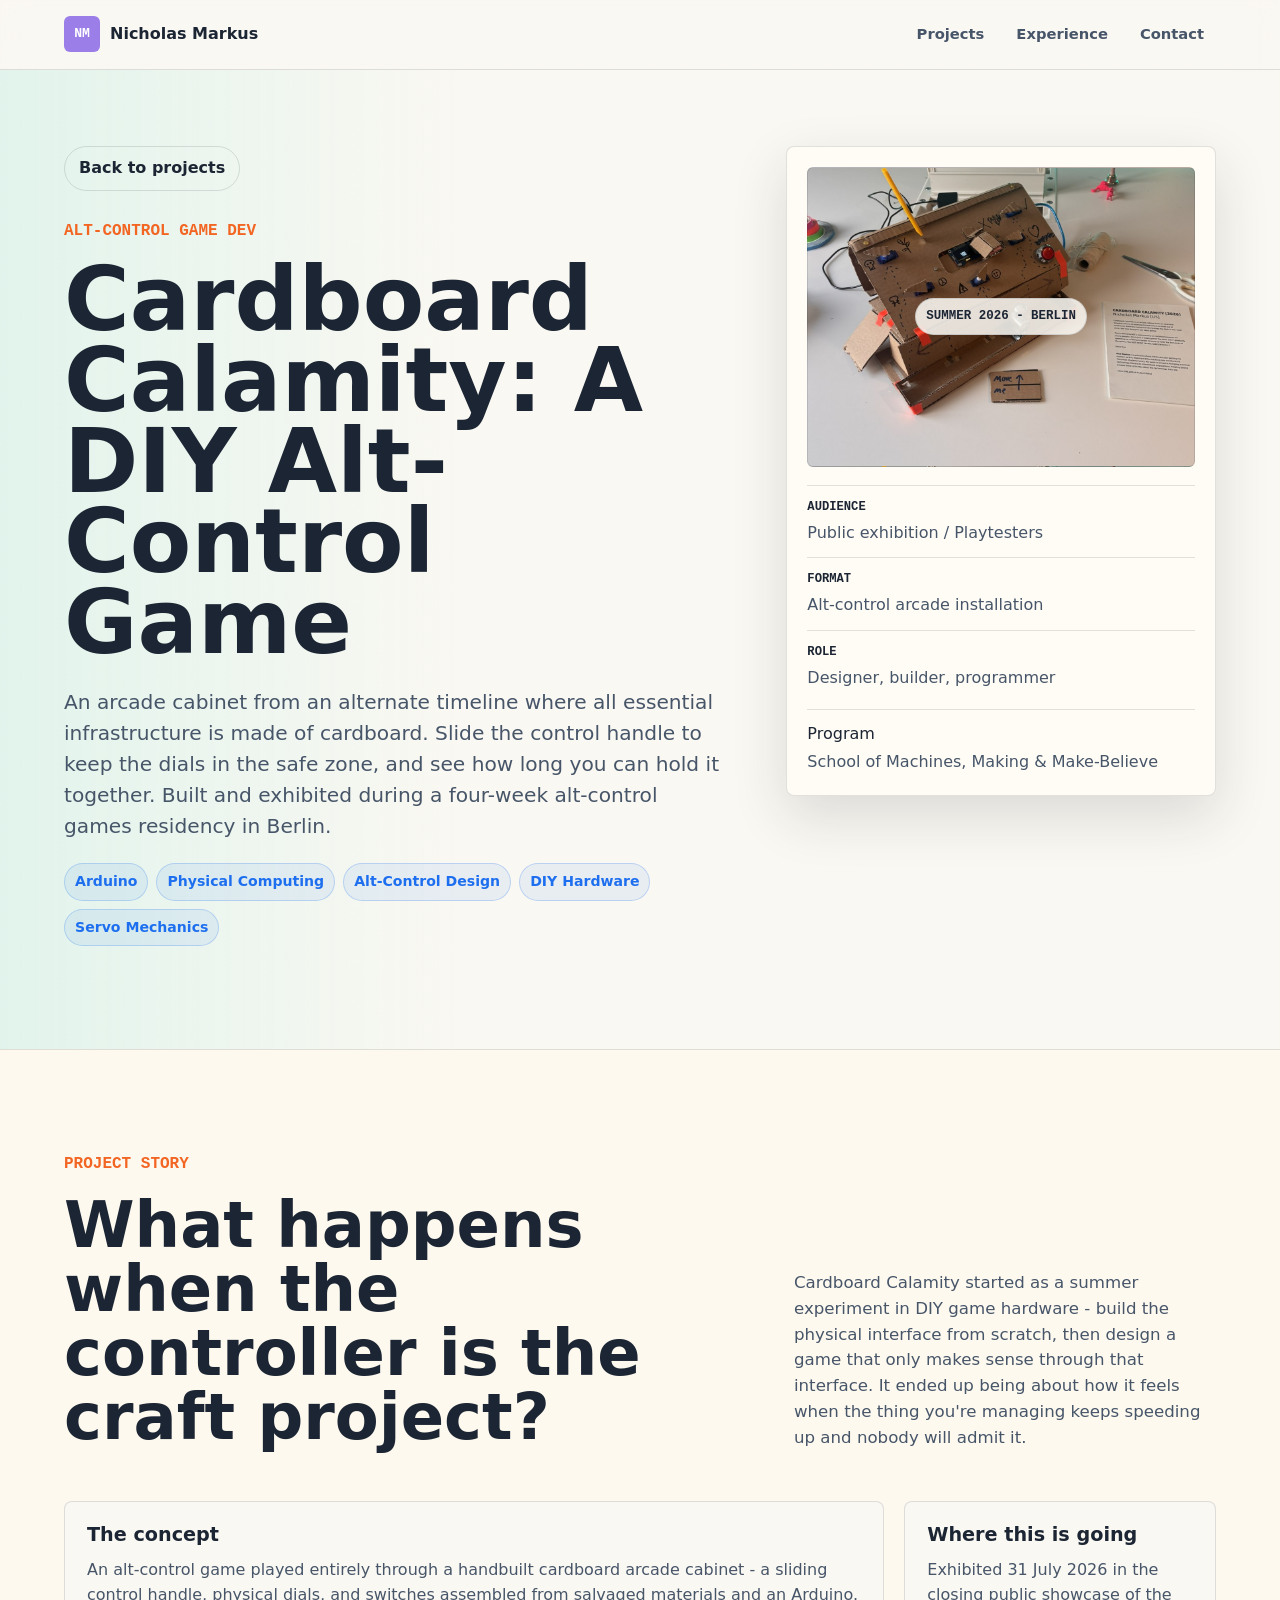
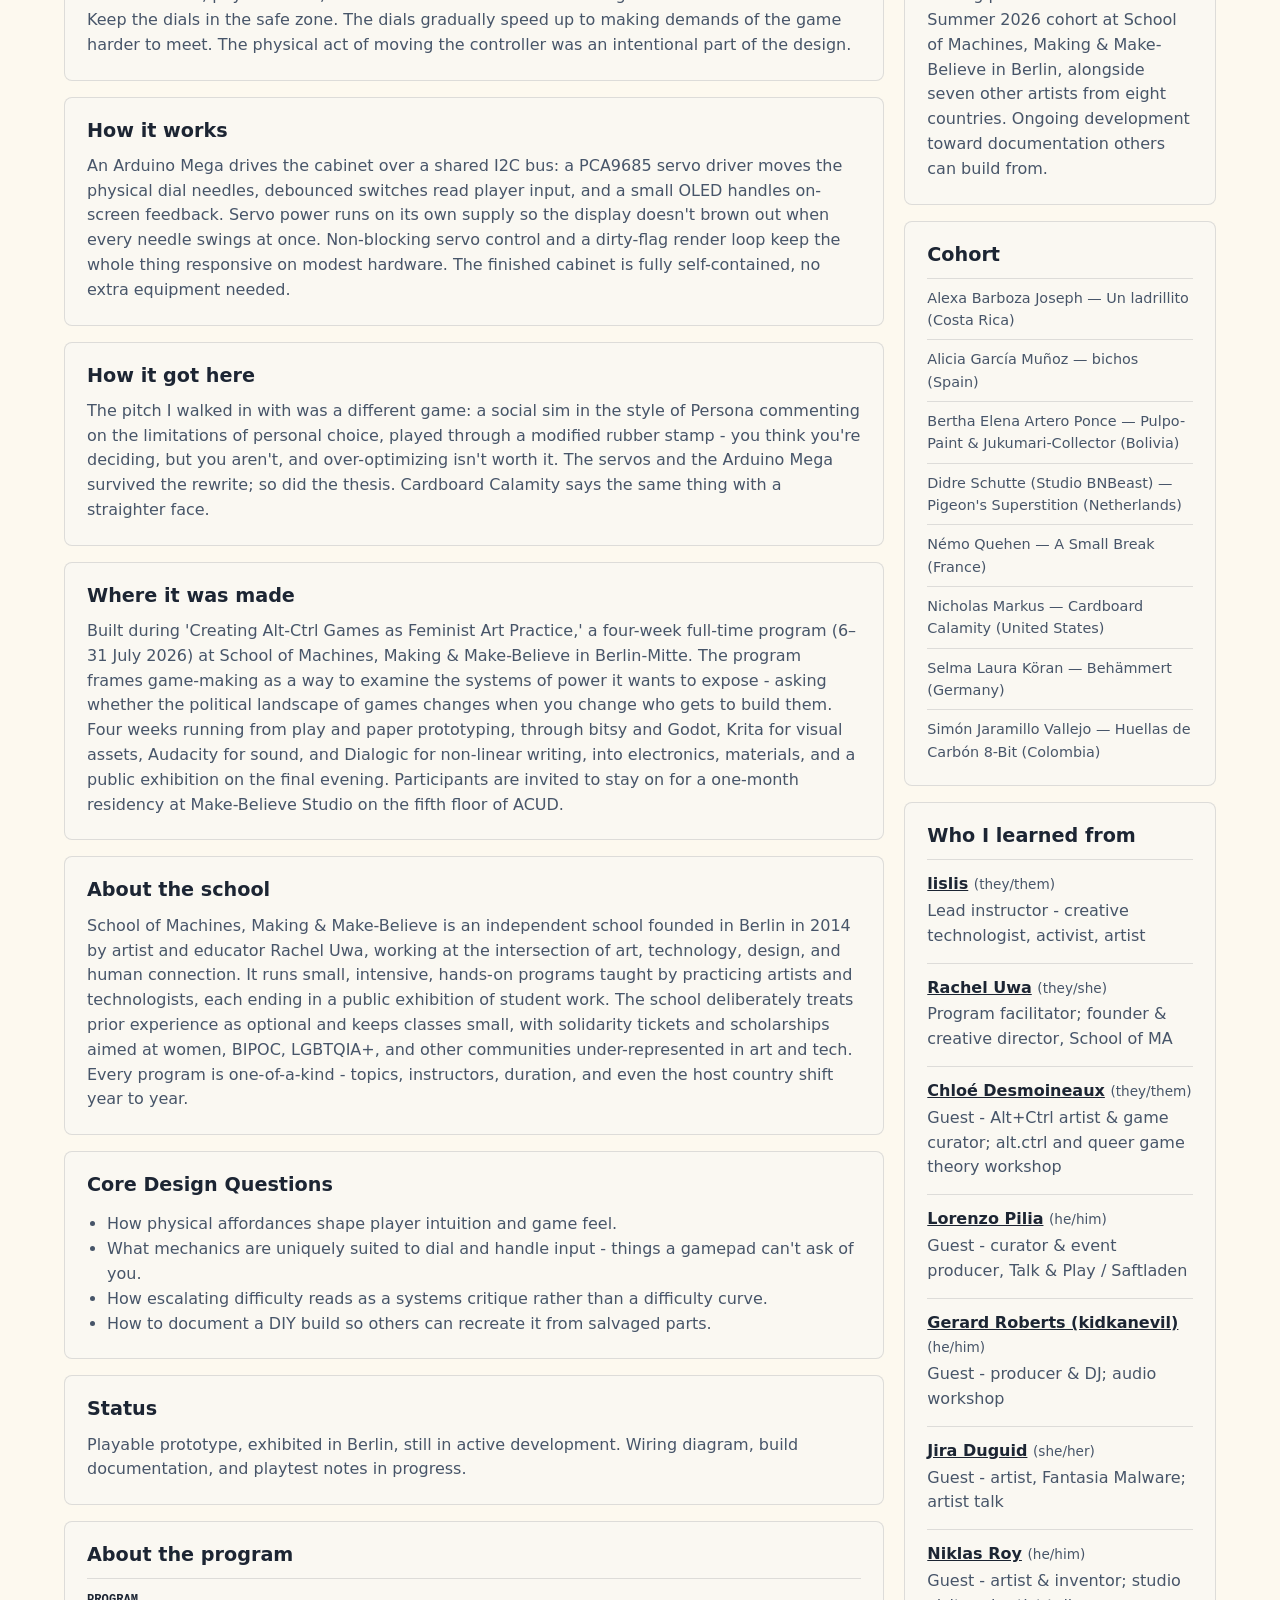
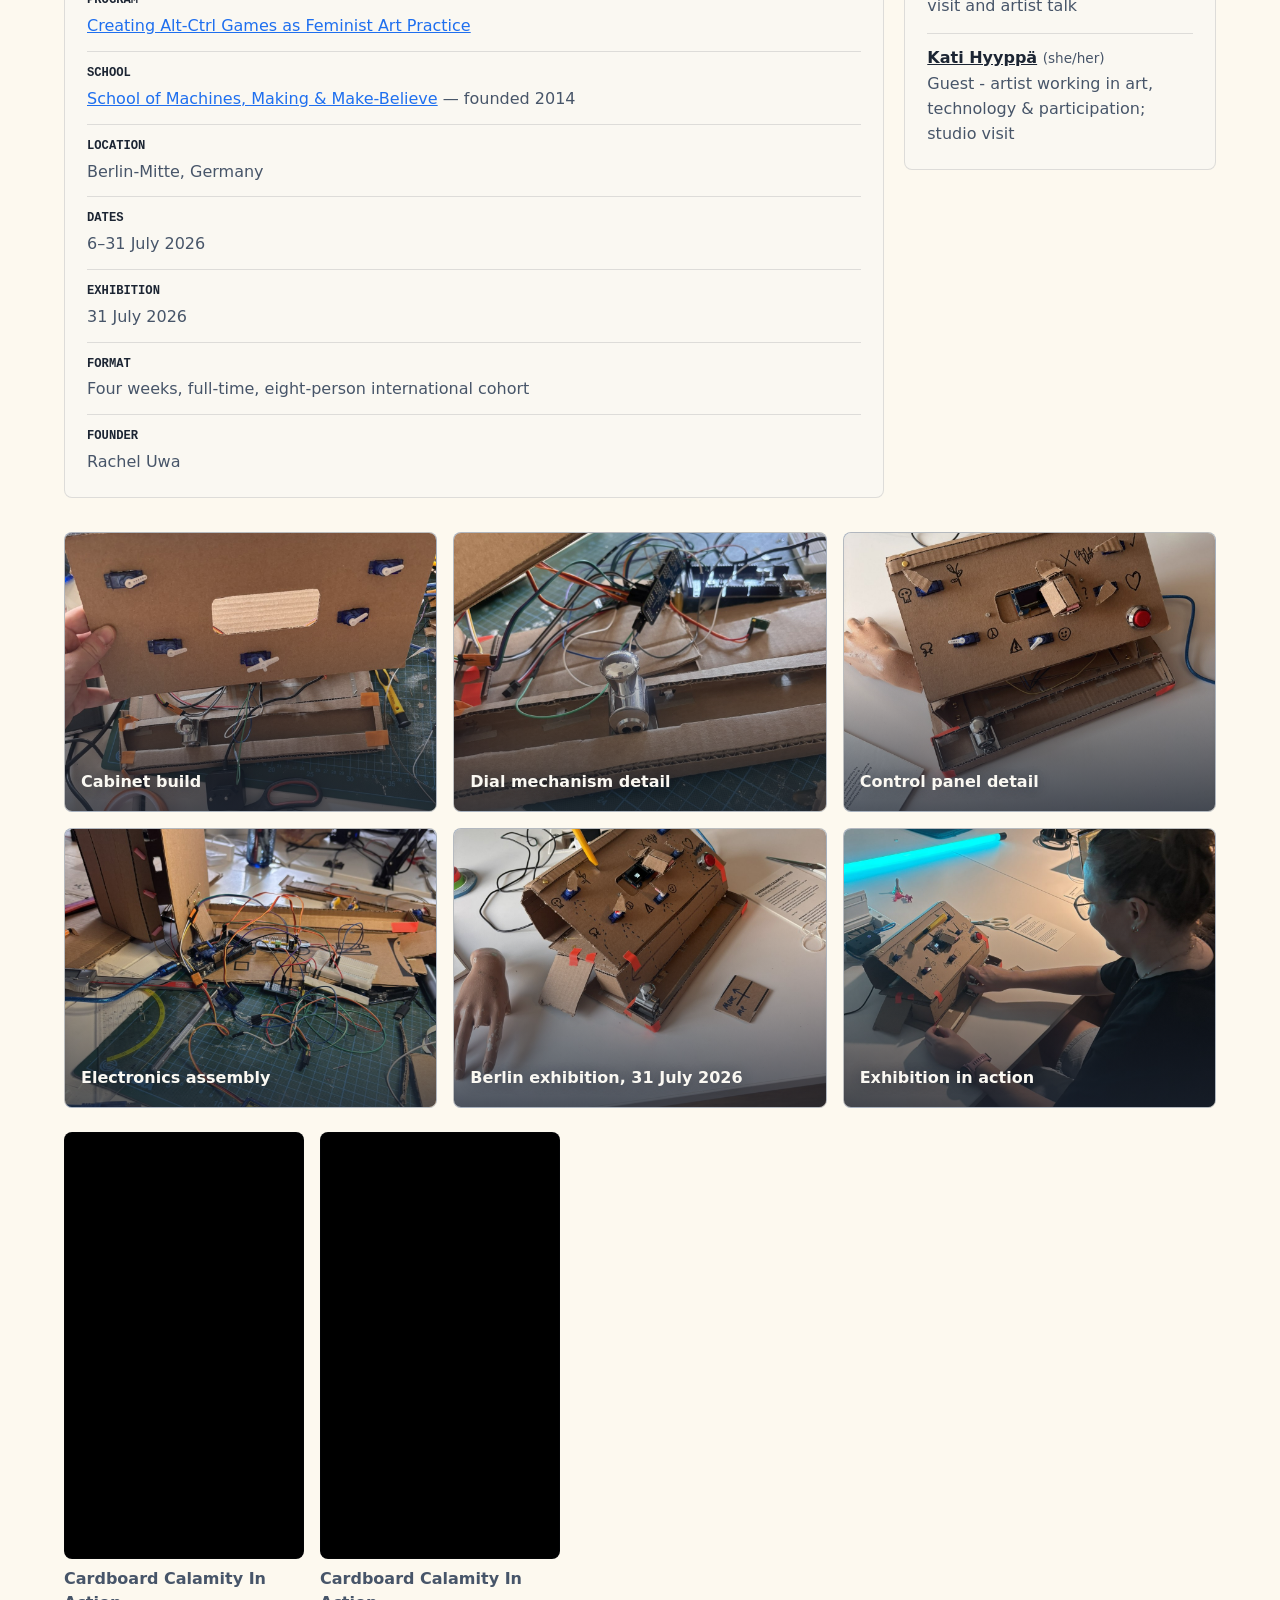
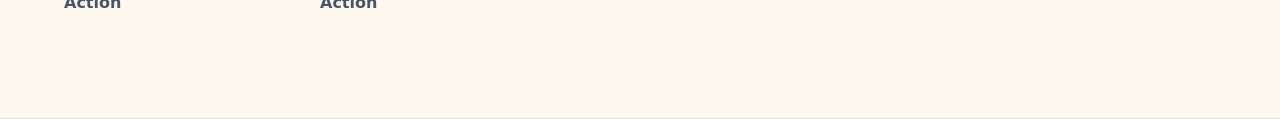
<file: projects/cardboard-calamity.html>
<!doctype html>
<html lang="en">
  <head>
    <meta charset="UTF-8" />
    <meta name="viewport" content="width=device-width, initial-scale=1.0" />
    <meta
      name="description"
      content="Cardboard Calamity - a DIY alt-control arcade game by Nicholas Markus, built from a handmade cardboard controller with physical knobs and dials."
    />
    <title>Cardboard Calamity | Nicholas Markus</title>
    <link rel="stylesheet" href="../styles.css" />
  </head>
  <body class="project-page" data-project-id="cardboard-calamity">
    <div class="site-shell">
      <header class="topbar" aria-label="Project navigation">
        <a class="brand-mark" href="../index.html#home" aria-label="Nicholas Markus home">
          <span class="brand-glyph" aria-hidden="true">NM</span>
          <span>Nicholas Markus</span>
        </a>
        <nav class="nav-links" aria-label="Portfolio sections">
          <a href="../index.html#projects">Projects</a>
          <a href="../index.html#experience">Experience</a>
          <a href="../index.html#contact">Contact</a>
        </nav>
      </header>

      <main>
        <!-- Hero - populated by project-detail.js from project-data.js -->
        <section class="section-band project-detail-hero">
          <div>
            <a class="back-link" href="../index.html#projects">Back to projects</a>
            <p class="eyebrow"></p>
            <h1></h1>
            <p class="project-summary"></p>
            <div class="tag-list" aria-label="Technologies used"></div>
          </div>

          <aside class="project-snapshot" aria-label="Project snapshot">
            <div class="snapshot-visual"><span></span></div>
            <dl class="snapshot-list">
              <div><dt>Audience</dt><dd></dd></div>
              <div><dt>Format</dt><dd></dd></div>
              <div><dt>Role</dt><dd></dd></div>
            </dl>
            <dl class="snapshot-program" hidden>
              <div><dt>Program</dt><dd></dd></div>
            </dl>
          </aside>
        </section>

        <!-- Story + panels - populated by project-detail.js -->
        <section class="section-band project-detail-band" aria-labelledby="project-story-title">
          <div class="section-heading wide">
            <p class="eyebrow">Project Story</p>
            <h2 id="project-story-title"></h2>
            <p></p>
          </div>

          <div class="detail-layout">
            <div class="detail-main">
              <article class="detail-panel"></article>
              <article class="detail-panel"></article>
              <article class="detail-panel"></article>
              <article class="detail-panel"></article>
              <article class="detail-panel"></article>
              <article class="detail-panel"></article>
              <article class="detail-panel"></article>
              <article class="program-panel" hidden></article>
            </div>

            <aside class="detail-sidebar">
              <article class="reflection-card">
                <h3>Where this is going</h3>
                <p></p>
              </article>
              <article class="cohort-panel" hidden></article>
              <article class="people-panel" hidden></article>
            </aside>
          </div>

          <!-- Gallery - populated by project-detail.js; add images in project-data.js -->
          <div class="project-gallery" aria-label="Project media"></div>

          <!-- Gameplay clips - populated by project-detail.js; add videos in project-data.js -->
          <div class="project-videos" aria-label="Gameplay clips" hidden></div>
        </section>
      </main>
    </div>

    <!-- project-data.js must load first -->
    <script src="../project-data.js?v=20260824-cardboard-calamity"></script>
    <script src="../project-detail.js?v=20260824-cardboard-calamity"></script>
  </body>
</html>
</file>
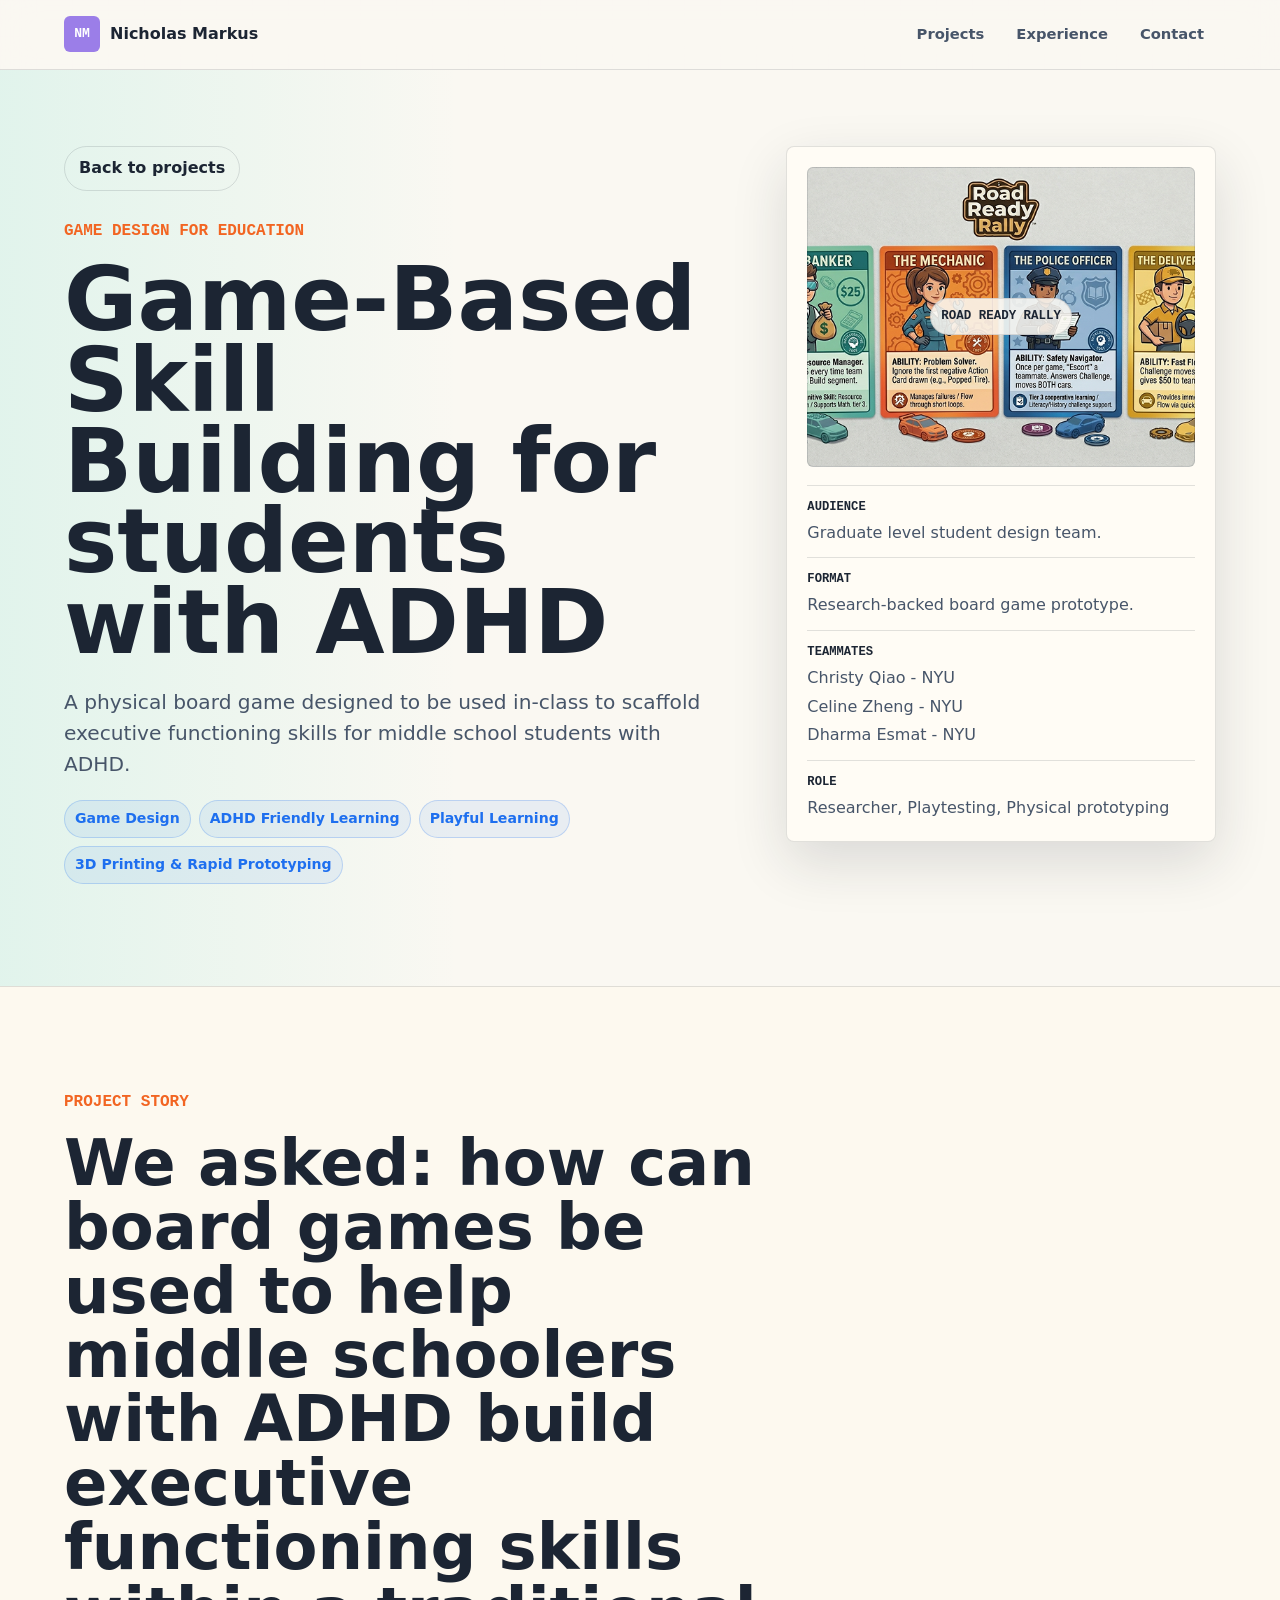
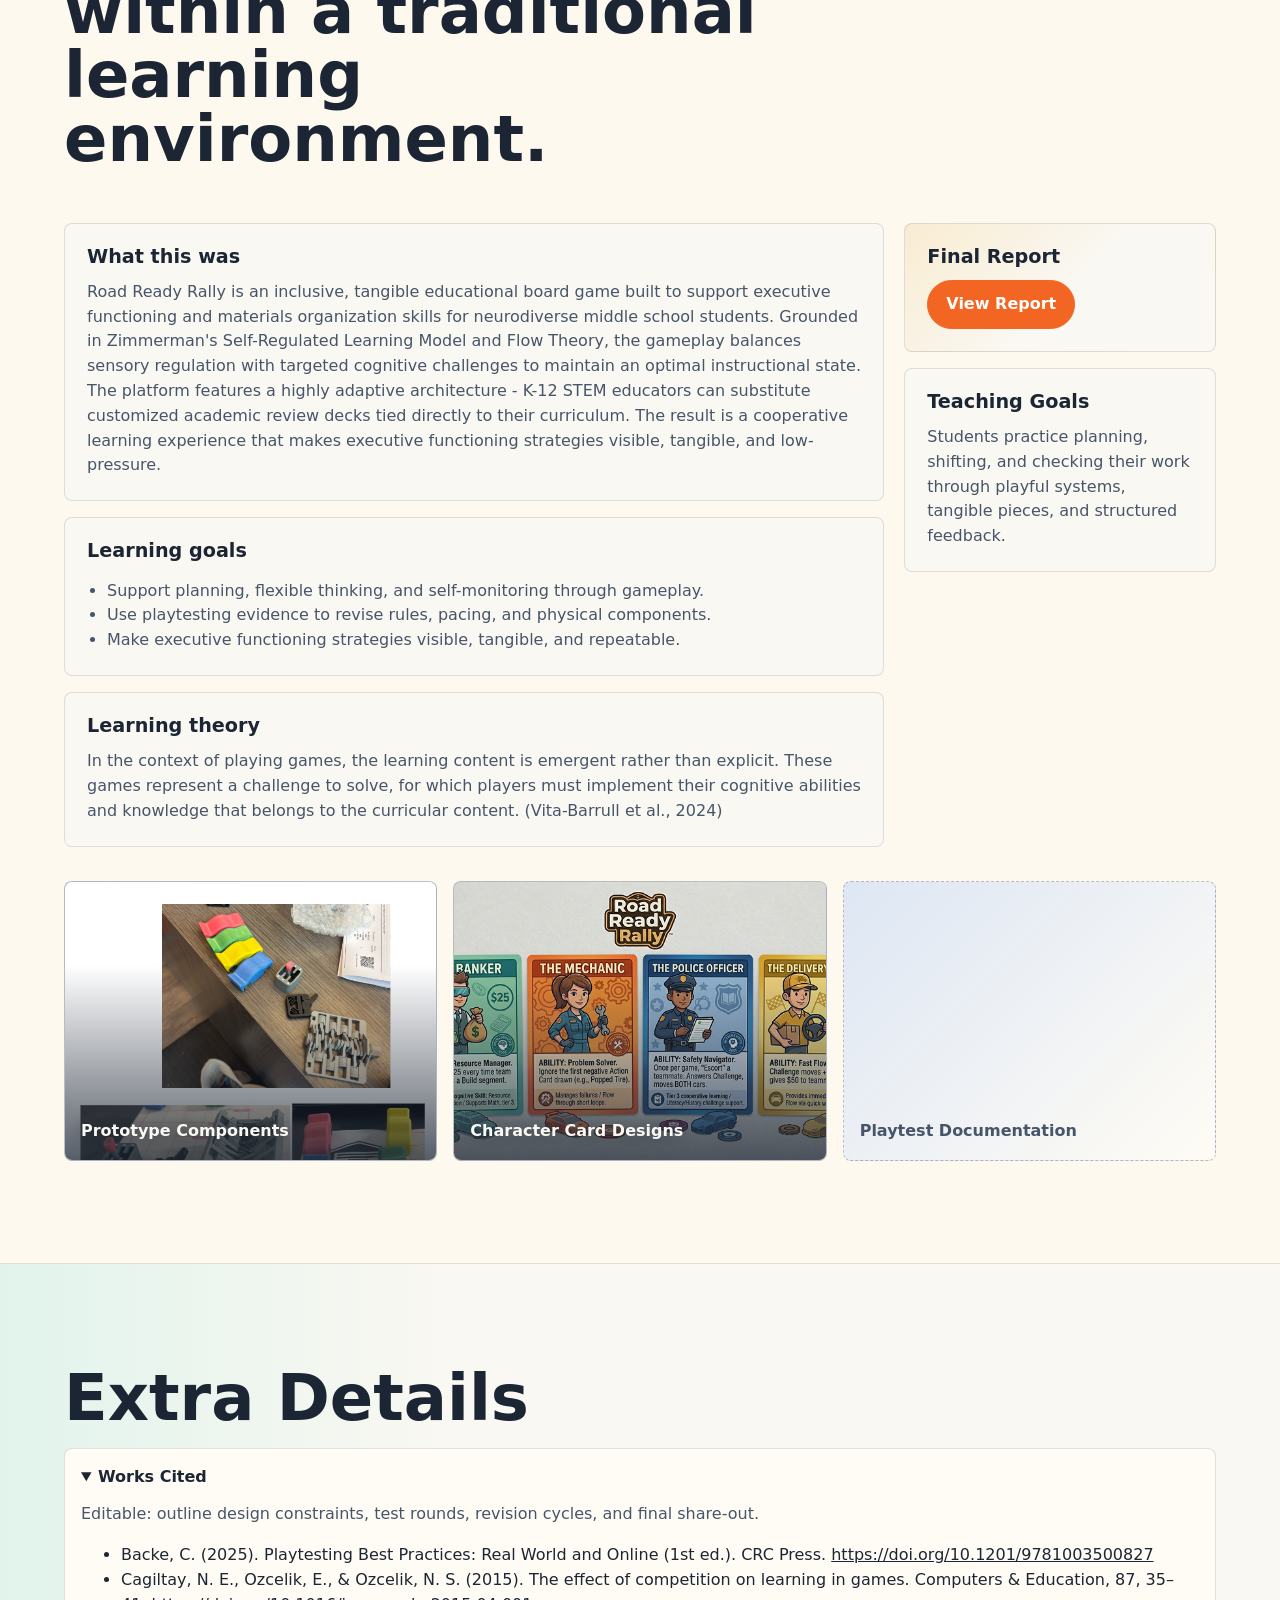
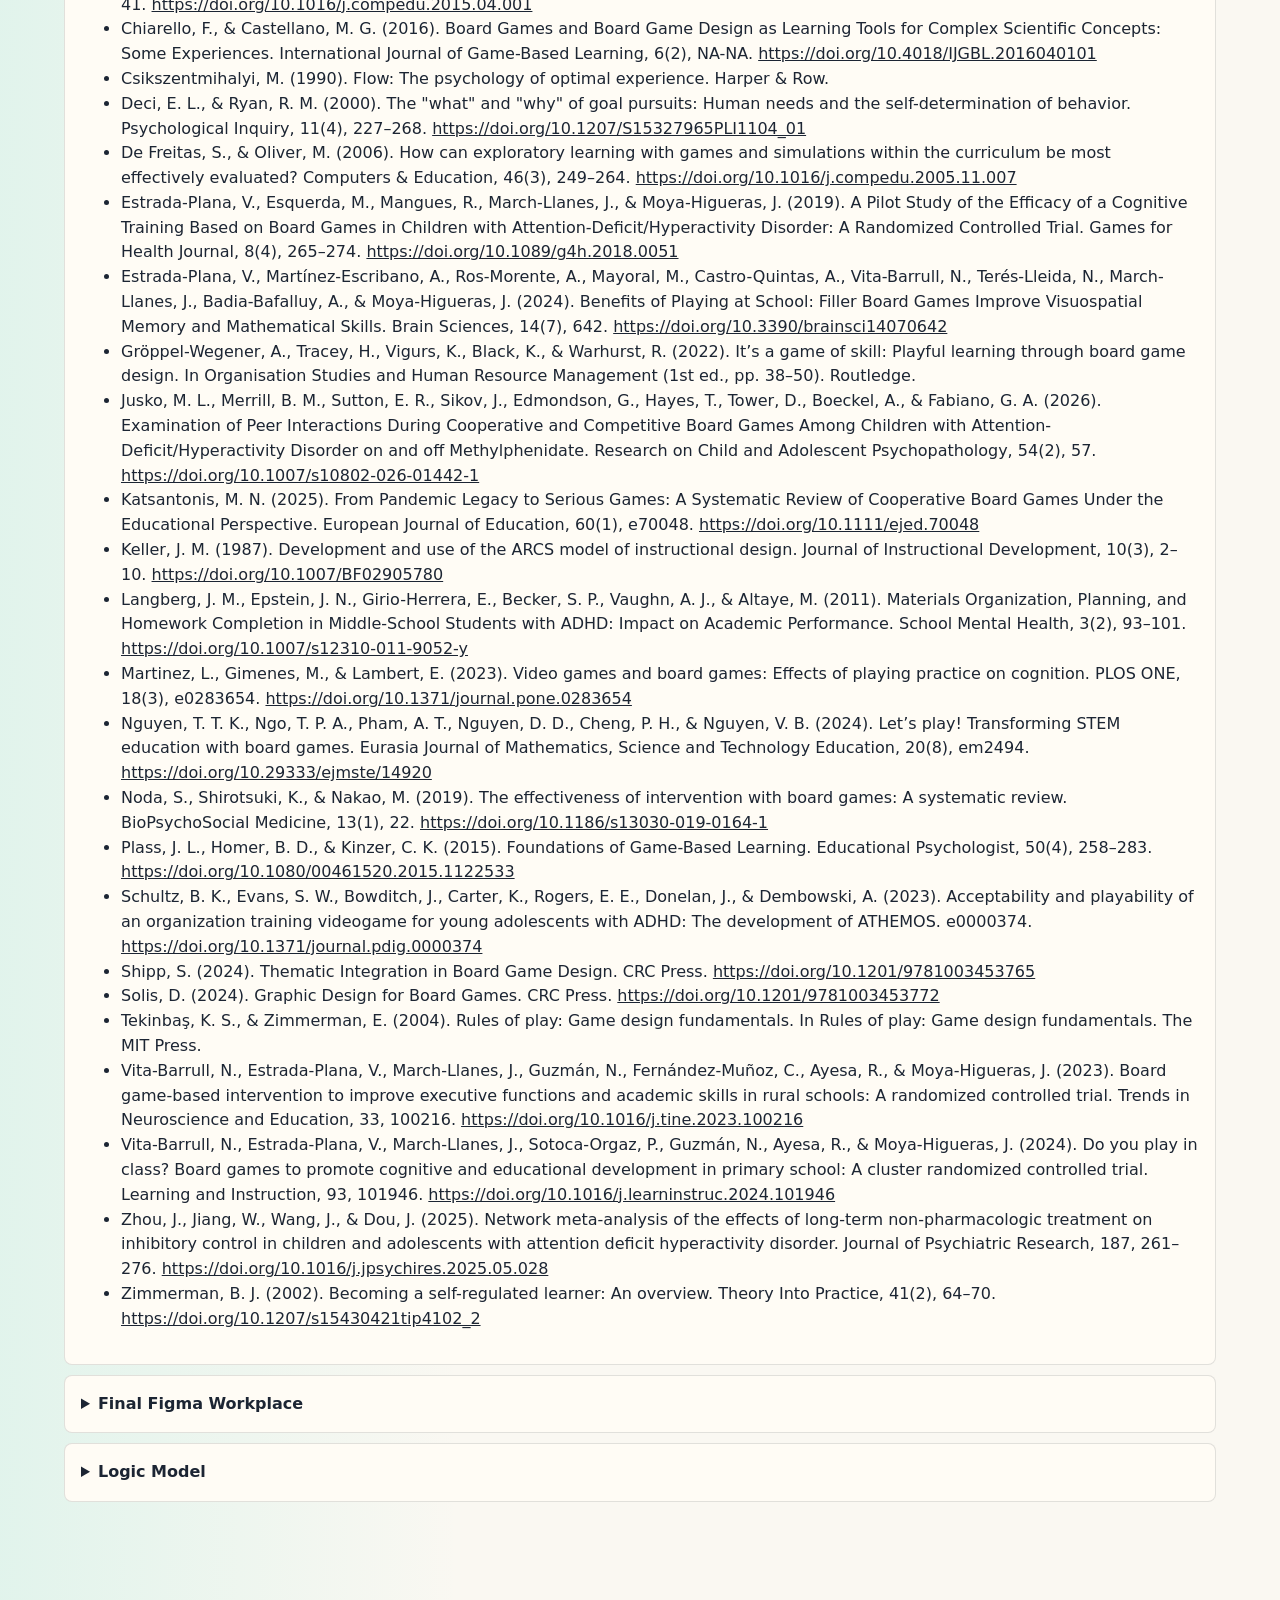
<file: projects/game-based-learning.html>
<!doctype html>
<html lang="en">
  <head>
    <meta charset="UTF-8" />
    <meta name="viewport" content="width=device-width, initial-scale=1.0" />
    <meta
      name="description"
      content="Project detail page template for Nicholas Markus's Game-Based Probability and Decision Systems project."
    />
    <title>Game-Based Probability & Decision Systems | Nicholas Markus</title>
    <link rel="stylesheet" href="../styles.css" />
  </head>
  <body class="project-page" data-project-id="game-based-learning">
    <div class="site-shell">
      <header class="topbar" aria-label="Project navigation">
        <a class="brand-mark" href="../index.html#home" aria-label="Nicholas Markus home">
          <span class="brand-glyph" aria-hidden="true">NM</span>
          <span>Nicholas Markus</span>
        </a>
        <nav class="nav-links" aria-label="Portfolio sections">
          <a href="../index.html#projects">Projects</a>
          <a href="../index.html#experience">Experience</a>
          <a href="../index.html#contact">Contact</a>
        </nav>
      </header>

      <main>
        <section class="section-band project-detail-hero" style="--detail-theme: #d47654">
          <div>
            <a class="back-link" href="../index.html#projects">Back to projects</a>
            <p class="eyebrow">Road Ready Rally</p>
            <h1>Game-Based Skill Building for students with ADHD</h1>
            <p class="project-summary">
              A physical board game designed to be used in-class to scaffold execuitive functioning skills for middle school students with ADHD.
            </p>
            <div class="tag-list" aria-label="Technologies used">
              <span>Game Design</span>
              <span>ADHD Friendly Learning</span>
              <span>Playful Learning</span>
              <span>3D Printing & Rapid Prototyping</span>
            </div>
          </div>

          <aside class="project-snapshot" aria-label="Project snapshot">
            <div class="snapshot-visual" style="background-image: url('../assets/projects/game-based-learning/photos/cover-image.png'); background-position: top; background-size: cover;"><span>Road Ready Rally</span></div>
            <dl class="snapshot-list">
              <div>
                <dt>Audience</dt>
                <dd>Graduate level student design team.</dd>
              </div>
              <div>
                <dt>Format</dt>
                <dd>Research-backed board game prototype.</dd>
              </div>
              <div>
                <dt>Teammates</dt>
                <dd>Christy Qiao - NYU</dd>
                <dd>Celine Zheng - NYU</dd>
                <dd>Dharma Esmat - NYU</dd>
              </div>
              <div>
                <dt>Role</dt>
                <dd>Researcher, Playtesting, Physical prototyping</dd>
              </div>
            </dl>
          </aside>
        </section>

        <section class="section-band project-detail-band" aria-labelledby="project-story-title">
          <div class="section-heading wide">
            <p class="eyebrow">Project Story</p>
            <h2 id="project-story-title">We asked: how can board games be used to help middle schoolers with ADHD build execuitive functioning skills within a traditional learning environment.</h2>
          </div>

          <div class="detail-layout">
            <div class="detail-main">
              <article class="detail-panel">
                <h3>What this was</h3>
                <p>
                  <b>Road Ready Rally</b> is an inclusive, tangible educational board game engineered to bolster executive functioning and materials organization skills for neurodiverse middle school students. 
                  Grounded in Zimmerman’s Self-Regulated Learning Model and Flow Theory, the gameplay naturally balances sensory regulation with targeted cognitive challenges to maintain an optimal instructional state. 
                  Crucially, the platform features a highly adaptive architecture, empowering K-12 STEM educators to seamlessly substitute customized academic review decks tailored directly to their active curriculum standards. 
                  Through this integration of behavioral science and versatile design, the game transforms routine classroom assessment into a dynamic, low-pressure cooperative learning experience.
                </p>
              </article>
              <article class="detail-panel">
                <h3>Learning goals</h3>
                <ul>
                  <li><b>Executive Functioning & Planning:</b> Students will develop spatial planning, resource management, and predictive thinking skills by navigating multi-step game sequences and adapting strategy to shifting board dynamics.</li>
                  <li><b>Sensory & Behavioral Self-Regulation:</b> Students will practice emotional regulation and focus-maintenance under timed conditions by leveraging physical, tactile interaction mechanics (such as interactive "fidget" components) designed to channel hyperactive energy into deliberate gameplay tasks.</li>
                  <li><b>Collaborative Communication:</b> Students will practice pro-social peer interactions, collaborative problem-solving, and negotiation skills by working in cooperative team structures to overcome interactive learning challenges.</li>
                </ul>
              </article>
              <article class="detail-panel">
                <h3>Learning theory</h3>
                <p>
                  “In the context of playing games, the learning content is emergent rather than explicit. These games represent a challenge to solve, for which players must implement their cognitive abilities and knowledge that belongs to the curricular content.” (Vita-Barrull et al., 2024)
                </p>
              </article>
            </div>

            <aside class="detail-sidebar">
              <article class="asset-drop">
                <h3>Final Report</h3>
                <!-- <p>Add rule documents, screenshots, playtest photos, or prototype boards.</p> -->
                <a class="text-action" href="https://docs.google.com/document/d/131ZuPYbIihgyri_Cr3hSnu4LO0csYpJDJefGMvIHufc/edit?usp=sharing">View Report</a>
                <!-- <code>../assets/projects/game-based-learning/</code> -->
              </article>
              <article class="reflection-card">
                <h3>Teaching Goals</h3>
                <p>
                  Editable: summarize what students discovered about chance, strategy,
                  evidence, and system tuning.
                </p>
              </article>
            </aside>
          </div>

          <div class="project-gallery" aria-label="Editable project media slots">
            <div class="gallery-slot">
              <img src="../assets/projects/game-based-learning/photos/grab3.png" alt="Card design" />
              <span>Card Design</span>
            </div>
            <div class="gallery-slot">
              <img src="../assets/projects/game-based-learning/photos/grab3.png" alt="Simulation screenshot placeholder" />
              <span>Add simulation screenshot</span>
            </div>
            <div class="gallery-slot">
              <img src="../assets/projects/game-based-learning/photos/grab3.png" alt="Playtest notes placeholder" />
              <span>Add playtest notes</span>
            </div>
          </div>
        </section>

        <section class="section-band" aria-labelledby="notes-title">
          <div class="section-heading">
            <!-- <p class="eyebrow">Expandable Notes</p> -->
            <h2 id="notes-title">Extra Details</h2>
          </div>
          <div class="detail-accordion">
            <details open>
              <summary>Works Cited</summary>
              <p>Editable: outline design constraints, test rounds, revision cycles, and final share-out.</p>
              <ul>
                <li>Backe, C. (2025). Playtesting Best Practices: Real World and Online (1st ed.). CRC Press. <a href="https://doi.org/10.1201/9781003500827">https://doi.org/10.1201/9781003500827</a></li>
                <li>Cagiltay, N. E., Ozcelik, E., &amp; Ozcelik, N. S. (2015). The effect of competition on learning in games. Computers &amp; Education, 87, 35–41. <a href="https://doi.org/10.1016/j.compedu.2015.04.001">https://doi.org/10.1016/j.compedu.2015.04.001</a></li>
                <li>Chiarello, F., &amp; Castellano, M. G. (2016). Board Games and Board Game Design as Learning Tools for Complex Scientific Concepts: Some Experiences. International Journal of Game-Based Learning, 6(2), NA-NA. <a href="https://doi.org/10.4018/IJGBL.2016040101">https://doi.org/10.4018/IJGBL.2016040101</a></li>
                <li>Csikszentmihalyi, M. (1990). Flow: The psychology of optimal experience. Harper &amp; Row.</li>
                <li>Deci, E. L., &amp; Ryan, R. M. (2000). The "what" and "why" of goal pursuits: Human needs and the self-determination of behavior. Psychological Inquiry, 11(4), 227–268. <a href="https://doi.org/10.1207/S15327965PLI1104_01">https://doi.org/10.1207/S15327965PLI1104_01</a></li>
                <li>De Freitas, S., &amp; Oliver, M. (2006). How can exploratory learning with games and simulations within the curriculum be most effectively evaluated? Computers &amp; Education, 46(3), 249–264. <a href="https://doi.org/10.1016/j.compedu.2005.11.007">https://doi.org/10.1016/j.compedu.2005.11.007</a></li>
                <li>Estrada-Plana, V., Esquerda, M., Mangues, R., March-Llanes, J., &amp; Moya-Higueras, J. (2019). A Pilot Study of the Efficacy of a Cognitive Training Based on Board Games in Children with Attention-Deficit/Hyperactivity Disorder: A Randomized Controlled Trial. Games for Health Journal, 8(4), 265–274. <a href="https://doi.org/10.1089/g4h.2018.0051">https://doi.org/10.1089/g4h.2018.0051</a></li>
                <li>Estrada-Plana, V., Martínez-Escribano, A., Ros-Morente, A., Mayoral, M., Castro-Quintas, A., Vita-Barrull, N., Terés-Lleida, N., March-Llanes, J., Badia-Bafalluy, A., &amp; Moya-Higueras, J. (2024). Benefits of Playing at School: Filler Board Games Improve Visuospatial Memory and Mathematical Skills. Brain Sciences, 14(7), 642. <a href="https://doi.org/10.3390/brainsci14070642">https://doi.org/10.3390/brainsci14070642</a></li>
                <li>Gröppel-Wegener, A., Tracey, H., Vigurs, K., Black, K., &amp; Warhurst, R. (2022). It’s a game of skill: Playful learning through board game design. In Organisation Studies and Human Resource Management (1st ed., pp. 38–50). Routledge.</li>
                <li>Jusko, M. L., Merrill, B. M., Sutton, E. R., Sikov, J., Edmondson, G., Hayes, T., Tower, D., Boeckel, A., &amp; Fabiano, G. A. (2026). Examination of Peer Interactions During Cooperative and Competitive Board Games Among Children with Attention-Deficit/Hyperactivity Disorder on and off Methylphenidate. Research on Child and Adolescent Psychopathology, 54(2), 57. <a href="https://doi.org/10.1007/s10802-026-01442-1">https://doi.org/10.1007/s10802-026-01442-1</a></li>
                <li>Katsantonis, M. N. (2025). From Pandemic Legacy to Serious Games: A Systematic Review of Cooperative Board Games Under the Educational Perspective. European Journal of Education, 60(1), e70048. <a href="https://doi.org/10.1111/ejed.70048">https://doi.org/10.1111/ejed.70048</a></li>
                <li>Keller, J. M. (1987). Development and use of the ARCS model of instructional design. Journal of Instructional Development, 10(3), 2–10. <a href="https://doi.org/10.1007/BF02905780">https://doi.org/10.1007/BF02905780</a></li>
                <li>Langberg, J. M., Epstein, J. N., Girio-Herrera, E., Becker, S. P., Vaughn, A. J., &amp; Altaye, M. (2011). Materials Organization, Planning, and Homework Completion in Middle-School Students with ADHD: Impact on Academic Performance. School Mental Health, 3(2), 93–101. <a href="https://doi.org/10.1007/s12310-011-9052-y">https://doi.org/10.1007/s12310-011-9052-y</a></li>
                <li>Martinez, L., Gimenes, M., &amp; Lambert, E. (2023). Video games and board games: Effects of playing practice on cognition. PLOS ONE, 18(3), e0283654. <a href="https://doi.org/10.1371/journal.pone.0283654">https://doi.org/10.1371/journal.pone.0283654</a></li>
                <li>Nguyen, T. T. K., Ngo, T. P. A., Pham, A. T., Nguyen, D. D., Cheng, P. H., &amp; Nguyen, V. B. (2024). Let’s play! Transforming STEM education with board games. Eurasia Journal of Mathematics, Science and Technology Education, 20(8), em2494. <a href="https://doi.org/10.29333/ejmste/14920">https://doi.org/10.29333/ejmste/14920</a></li>
                <li>Noda, S., Shirotsuki, K., &amp; Nakao, M. (2019). The effectiveness of intervention with board games: A systematic review. BioPsychoSocial Medicine, 13(1), 22. <a href="https://doi.org/10.1186/s13030-019-0164-1">https://doi.org/10.1186/s13030-019-0164-1</a></li>
                <li>Plass, J. L., Homer, B. D., &amp; Kinzer, C. K. (2015). Foundations of Game-Based Learning. Educational Psychologist, 50(4), 258–283. <a href="https://doi.org/10.1080/00461520.2015.1122533">https://doi.org/10.1080/00461520.2015.1122533</a></li>
                <li>Schultz, B. K., Evans, S. W., Bowditch, J., Carter, K., Rogers, E. E., Donelan, J., &amp; Dembowski, A. (2023). Acceptability and playability of an organization training videogame for young adolescents with ADHD: The development of ATHEMOS. e0000374. <a href="https://doi.org/10.1371/journal.pdig.0000374">https://doi.org/10.1371/journal.pdig.0000374</a></li>
                <li>Shipp, S. (2024). Thematic Integration in Board Game Design. CRC Press. <a href="https://doi.org/10.1201/9781003453765">https://doi.org/10.1201/9781003453765</a></li>
                <li>Solis, D. (2024). Graphic Design for Board Games. CRC Press. <a href="https://doi.org/10.1201/9781003453772">https://doi.org/10.1201/9781003453772</a></li>
                <li>Tekinbaş, K. S., &amp; Zimmerman, E. (2004). Rules of play: Game design fundamentals. In Rules of play: Game design fundamentals. The MIT Press.</li>
                <li>Vita-Barrull, N., Estrada-Plana, V., March-Llanes, J., Guzmán, N., Fernández-Muñoz, C., Ayesa, R., &amp; Moya-Higueras, J. (2023). Board game-based intervention to improve executive functions and academic skills in rural schools: A randomized controlled trial. Trends in Neuroscience and Education, 33, 100216. <a href="https://doi.org/10.1016/j.tine.2023.100216">https://doi.org/10.1016/j.tine.2023.100216</a></li>
                <li>Vita-Barrull, N., Estrada-Plana, V., March-Llanes, J., Sotoca-Orgaz, P., Guzmán, N., Ayesa, R., &amp; Moya-Higueras, J. (2024). Do you play in class? Board games to promote cognitive and educational development in primary school: A cluster randomized controlled trial. Learning and Instruction, 93, 101946. <a href="https://doi.org/10.1016/j.learninstruc.2024.101946">https://doi.org/10.1016/j.learninstruc.2024.101946</a></li>
                <li>Zhou, J., Jiang, W., Wang, J., &amp; Dou, J. (2025). Network meta-analysis of the effects of long-term non-pharmacologic treatment on inhibitory control in children and adolescents with attention deficit hyperactivity disorder. Journal of Psychiatric Research, 187, 261–276. <a href="https://doi.org/10.1016/j.jpsychires.2025.05.028">https://doi.org/10.1016/j.jpsychires.2025.05.028</a></li>
                <li>Zimmerman, B. J. (2002). Becoming a self-regulated learner: An overview. Theory Into Practice, 41(2), 64–70. <a href="https://doi.org/10.1207/s15430421tip4102_2">https://doi.org/10.1207/s15430421tip4102_2</a></li>
              </ul>
            </details>
            <details>
              <summary>Final Figma Workplace</summary>
              <iframe style="border: 1px solid rgba(0, 0, 0, 0.1);" width="800" height="450" src="https://embed.figma.com/design/i4mcxwO6XXS3gYzrRkEguo/G-P?node-id=3-192&embed-host=share" allowfullscreen></iframe>
            </details>
            <details>
              <summary>Logic Model</summary>
              <iframe width="768" height="496" src="https://miro.com/app/live-embed/uXjVHZuA1No=/?focusWidget=3458764670977658113&embedMode=view_only_without_ui&embedId=844991347673" frameborder="0" scrolling="no" allow="fullscreen; clipboard-read; clipboard-write" allowfullscreen></iframe>
              <p>Editable: capture what you would improve, simplify, or make more visible next time.</p>
            </details>
          </div>
        </section>
      </main>
    </div>
    <script src="../project-data.js?v=20260526-career-slugs"></script>
    <script src="../project-detail.js?v=20260526-career-slugs"></script>
  </body>
</html>
</file>
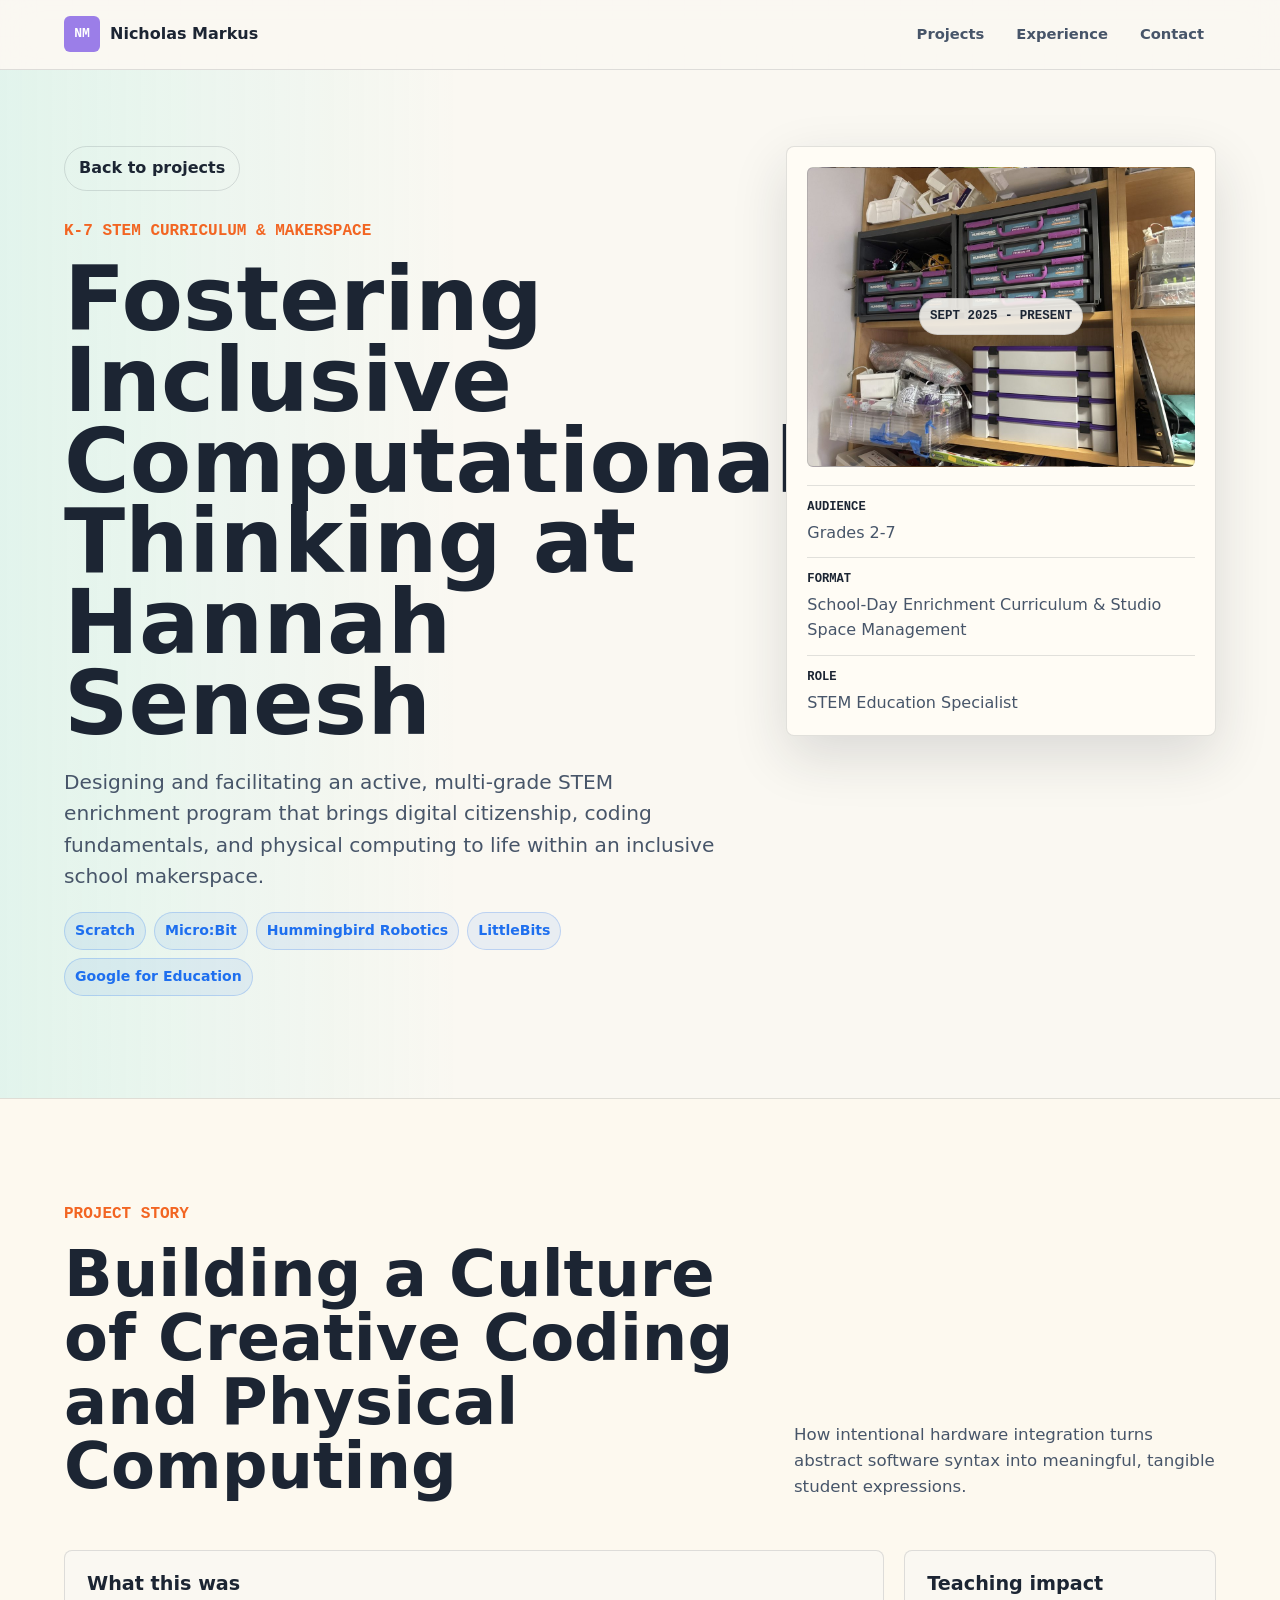
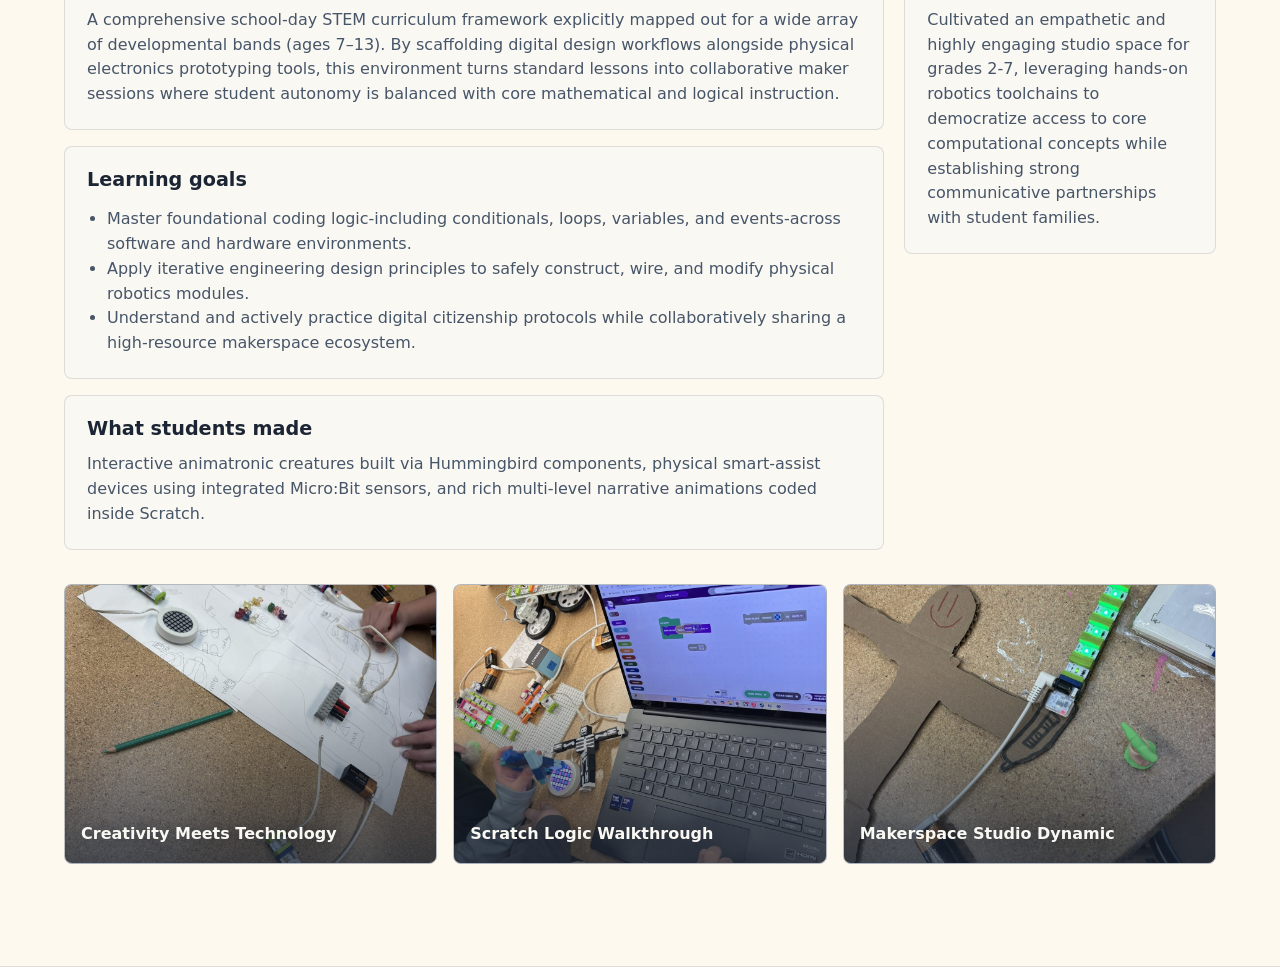
<file: projects/hannah-senesh-stem.html>
<!doctype html>
<html lang="en">
  <head>
    <meta charset="UTF-8" />
    <meta name="viewport" content="width=device-width, initial-scale=1.0" />
    <meta
      name="description"
      content="Project detail page template for Nicholas Markus's Creative Coding Workshop Series."
    />
    <title>Creative Coding Workshop Series | Nicholas Markus</title>
    <link rel="stylesheet" href="../styles.css" />
  </head>
  <body class="project-page" data-project-id="hannah-senesh-stem">
    <div class="site-shell">
      <header class="topbar" aria-label="Project navigation">
        <a class="brand-mark" href="../index.html#home" aria-label="Nicholas Markus home">
          <span class="brand-glyph" aria-hidden="true">NM</span>
          <span>Nicholas Markus</span>
        </a>
        <nav class="nav-links" aria-label="Portfolio sections">
          <a href="../index.html#projects">Projects</a>
          <a href="../index.html#experience">Experience</a>
          <a href="../index.html#contact">Contact</a>
        </nav>
      </header>

      <main>
        <section class="section-band project-detail-hero" style="--detail-theme: #a8d8c2">
          <div>
            <a class="back-link" href="../index.html#projects">Back to projects</a>
            <p class="eyebrow">Code + Studio</p>
            <h1>Creative Coding Workshop Series</h1>
            <p class="project-summary">
              A sequence of short studio challenges where students use code to make motion,
              pattern, interaction, and playable sketches.
            </p>
            <div class="tag-list" aria-label="Technologies used">
              <span>Scratch</span>
              <span>JavaScript</span>
              <span>Canvas</span>
            </div>
          </div>

          <aside class="project-snapshot" aria-label="Project snapshot">
            <div class="snapshot-visual"><span>Prototype 01</span></div>
            <dl class="snapshot-list">
              <div>
                <dt>Audience</dt>
                <dd>Editable: lower school, high school, workshop group, or mixed cohort.</dd>
              </div>
              <div>
                <dt>Format</dt>
                <dd>Editable: workshop series, unit, camp session, club, or classroom project.</dd>
              </div>
              <div>
                <dt>Role</dt>
                <dd>Editable: designer, instructor, facilitator, curriculum author.</dd>
              </div>
            </dl>
          </aside>
        </section>

        <section class="section-band project-detail-band" aria-labelledby="project-story-title">
          <div class="section-heading wide">
            <p class="eyebrow">Project Story</p>
            <h2 id="project-story-title">A flexible template for the final writeup.</h2>
            <p>Replace this copy with the real project narrative when you are ready.</p>
          </div>

          <div class="detail-layout">
            <div class="detail-main">
              <article class="detail-panel">
                <h3>What this was</h3>
                <p>
                  Editable: describe the learning context, duration, setting, and why this project mattered.
                  Keep this section focused on the experience a visitor should understand first.
                </p>
              </article>
              <article class="detail-panel">
                <h3>Learning goals</h3>
                <ul>
                  <li>Editable: introduce loops, variables, conditionals, and event-driven thinking.</li>
                  <li>Editable: connect computational concepts to creative choice and critique.</li>
                  <li>Editable: make room for playful iteration and personal expression.</li>
                </ul>
              </article>
              <article class="detail-panel">
                <h3>What students made</h3>
                <p>
                  Editable: add examples of sketches, interactive art, mini-games, animations, remixes,
                  or other student artifacts.
                </p>
              </article>
            </div>

            <aside class="detail-sidebar">
              <!-- <article class="asset-drop">
                <h3>Asset notes</h3>
                <iframe loading="lazy" style="position: absolute; width: 100%; height: 100%; top: 0; left: 0; border: none; padding: 0;margin: 0;"
    src="https://www.canva.com/design/DAHKu2LgRjQ/amUQGDSPlUj3pumSGfRE9w/view?embed" allowfullscreen="allowfullscreen" allow="fullscreen">
    </iframe>
                <p>Add images, slides, curriculum files, or student work from this project folder.</p>
                <code>../assets/projects/hannah-senesh-stem/</code>
              </article> -->
              <article class="reflection-card">
                <h3>Teaching impact</h3>
                <p>
                  Editable: summarize what students learned, how the project shifted confidence,
                  and what you would revise next time.
                </p>
              </article>
            </aside>
          </div>

          <div class="project-gallery" aria-label="Editable project media slots">
            <div class="gallery-slot"><span>Add project image</span></div>
            <div class="gallery-slot"><span>Add student work</span></div>
            <div class="gallery-slot"><span>Add slide or artifact</span></div>
          </div>
        </section>
<!--
        <section class="section-band" aria-labelledby="notes-title">
          <div class="section-heading">
            <p class="eyebrow">Expandable Notes</p>
            <h2 id="notes-title">Details to fill in later.</h2>
          </div>
          <div class="detail-accordion">
            <details open>
              <summary>Sample Unit Plan</summary>
              <p>Editable: outline the teaching sequence, critique routine, demo structure, or workshop arc.</p>
            </details>
            <details>
              <summary>Assessment or evidence</summary>
              <p>Editable: add observations, student reflections, project outcomes, or showcase notes.</p>
            </details>
            <details>
              <summary>Next revision</summary>
              <p>Editable: capture what you would improve, extend, or simplify in a future version.</p>
            </details>
          </div>
        </section>
        -->
      </main>
    </div>
    <script src="../project-data.js?v=20260526-career-slugs"></script>
    <script src="../project-detail.js?v=20260526-career-slugs"></script>
  </body>
</html>
</file>
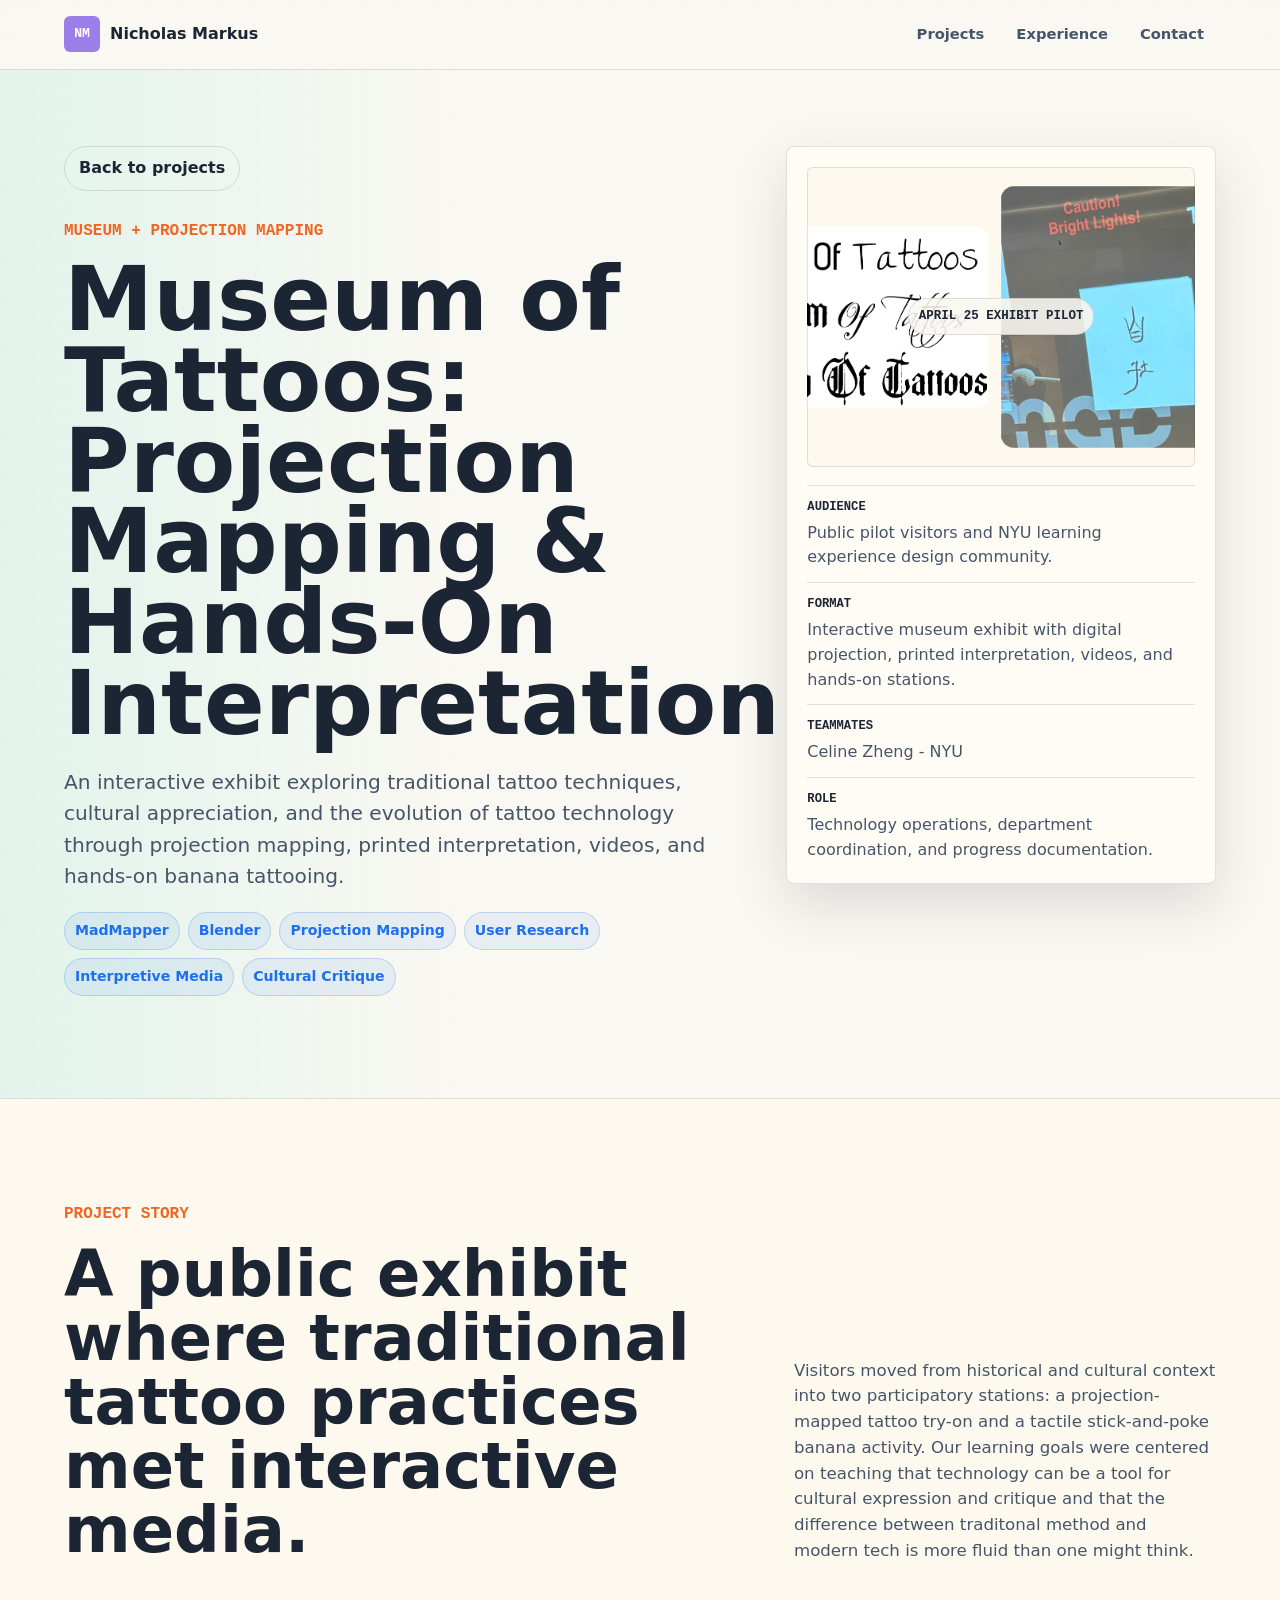
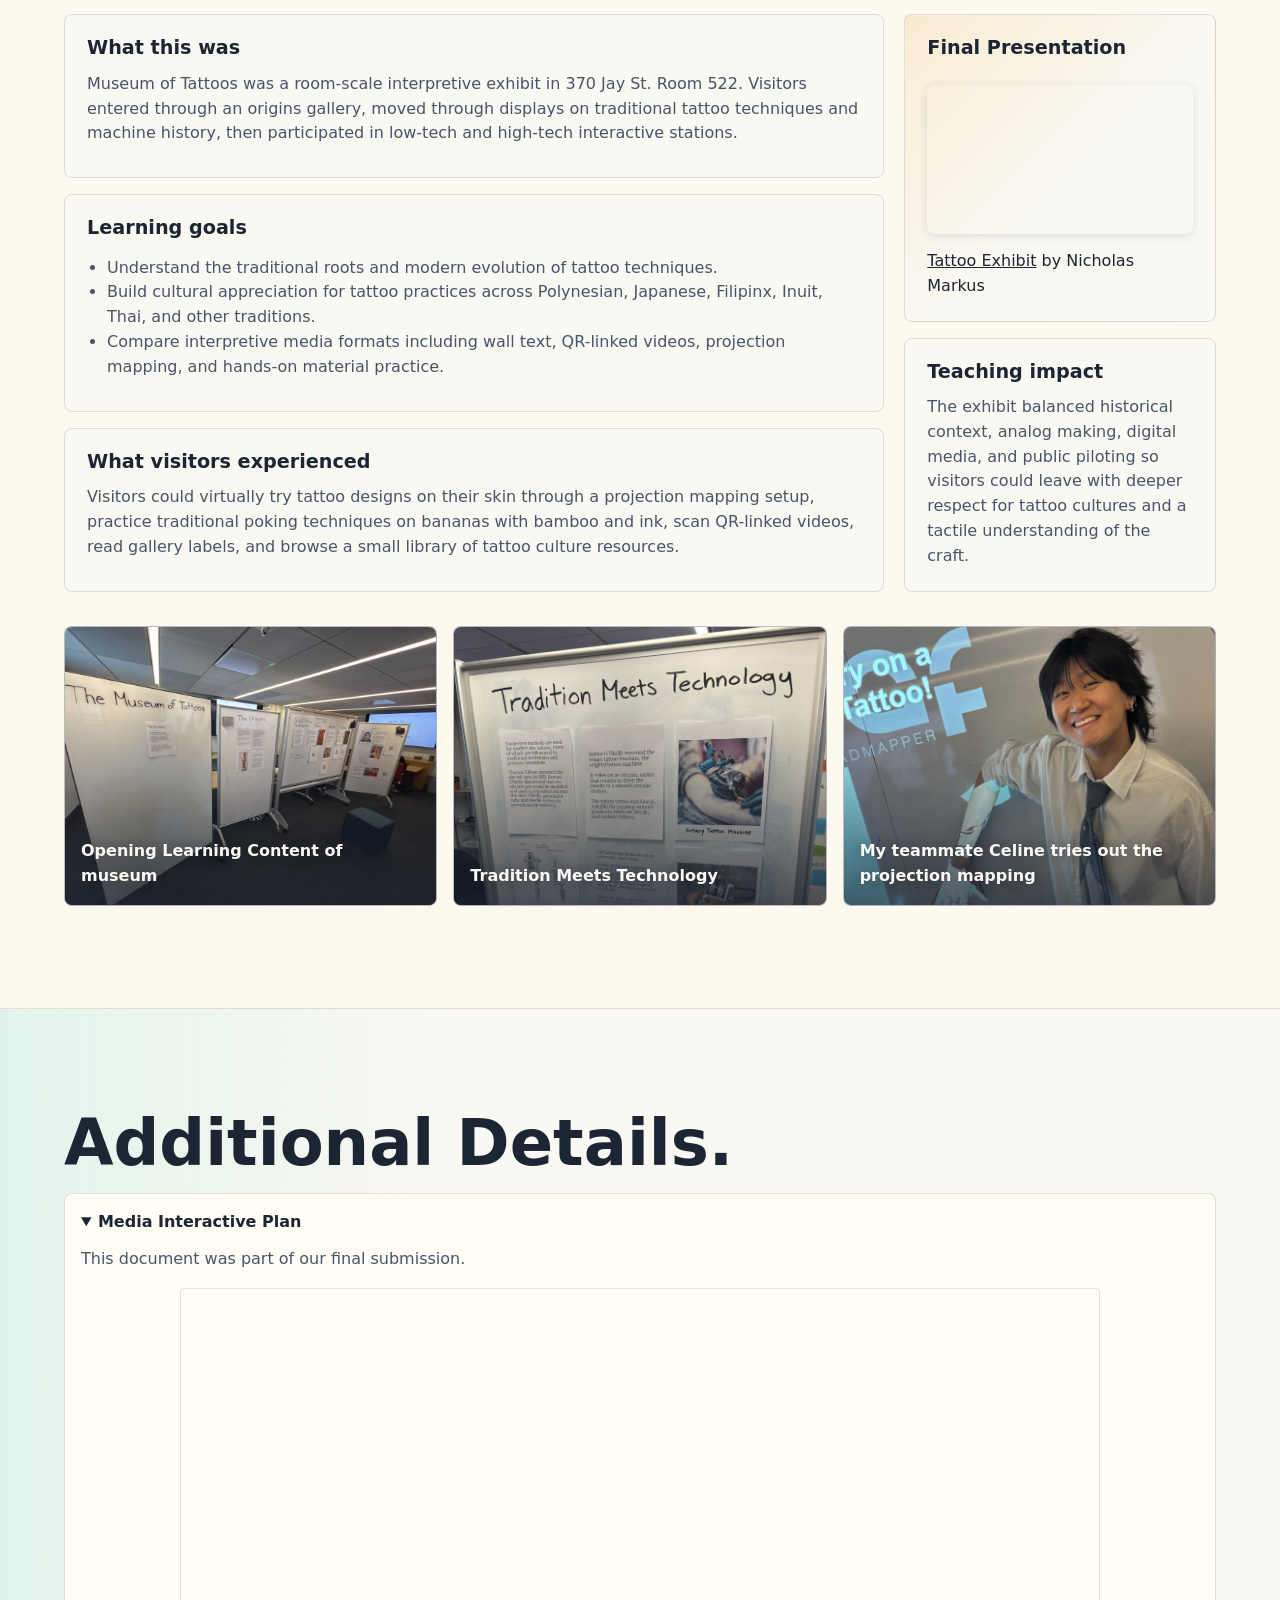
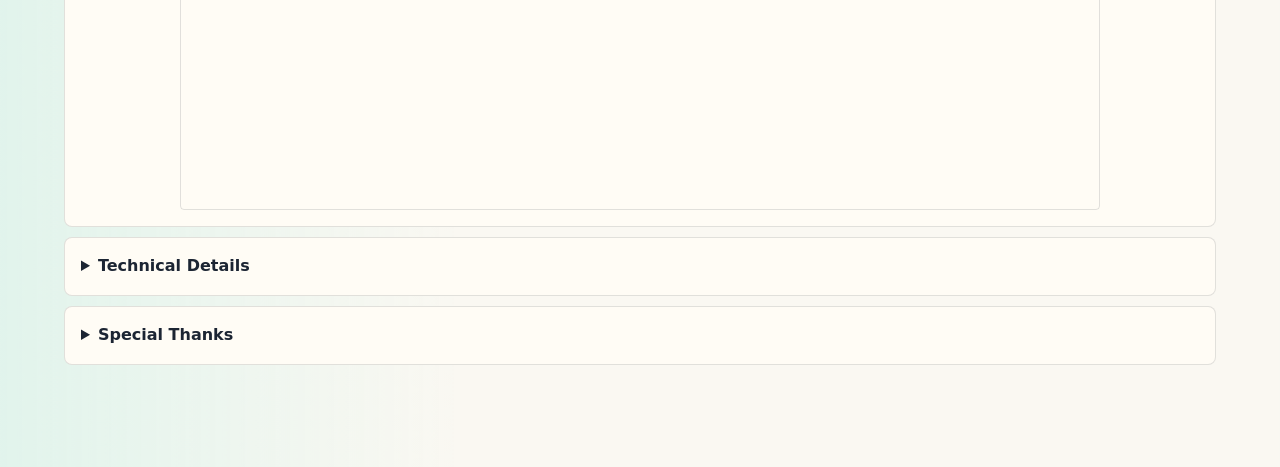
<file: projects/interactive-installation.html>
<!doctype html>
<html lang="en">
  <head>
    <meta charset="UTF-8" />
    <meta name="viewport" content="width=device-width, initial-scale=1.0" />
    <meta
      name="description"
      content="Project detail page template for Nicholas Markus's Interactive Learning Installation."
    />
    <title>Interactive Learning Installation | Nicholas Markus</title>
    <link rel="stylesheet" href="../styles.css" />
  </head>
  <body class="project-page" data-project-id="interactive-installation">
    <div class="site-shell">
      <header class="topbar" aria-label="Project navigation">
        <a class="brand-mark" href="../index.html#home" aria-label="Nicholas Markus home">
          <span class="brand-glyph" aria-hidden="true">NM</span>
          <span>Nicholas Markus</span>
        </a>
        <nav class="nav-links" aria-label="Portfolio sections">
          <a href="../index.html#projects">Projects</a>
          <a href="../index.html#experience">Experience</a>
          <a href="../index.html#contact">Contact</a>
        </nav>
      </header>

      <main>
        <section class="section-band project-detail-hero" style="--detail-theme: #7c6aa6">
          <div>
            <a class="back-link" href="../index.html#projects">Back to projects</a>
            <p class="eyebrow">Museum + Play</p>
            <h1>Interactive Learning Installation</h1>
            <p class="project-summary">
              A museum-inspired prototype that combines code, touch, movement, and playful
              prompts to teach a technical concept in public.
            </p>
            <div class="tag-list" aria-label="Technologies used">
              <span>JavaScript</span>
              <span>Raspberry Pi</span>
              <span>UX prototyping</span>
            </div>
          </div>

          <aside class="project-snapshot" aria-label="Project snapshot">
            <div class="snapshot-visual"><span>Prototype 05</span></div>
            <dl class="snapshot-list">
              <div>
                <dt>Audience</dt>
                <dd>Public pilot visitors and NYU learning experience design community.</dd>
              </div>
              <div>
                <dt>Format</dt>
                <dd>Interactive museum exhibit with digital projection, printed interpretation, videos, and hands-on stations.</dd>
              </div>
              <div>
                <dt>Teammates</dt>
                <!-- <dd>Christy Qiao - NYU.</dd> -->
                <dd>Celine Zheng - NYU</dd>
                <!-- <dd>Dharma Esmat - NYU.</dd> -->
              </div>
              <div>
                <dt>Role</dt>
                <dd>Technology operations, department coordination, and progress documentation.</dd>
              </div>
            </dl>
          </aside>
        </section>

        <section class="section-band project-detail-band" aria-labelledby="project-story-title">
          <div class="section-heading wide">
            <p class="eyebrow">Project Story</p>
            <h2 id="project-story-title">A template for a public-facing learning experience.</h2>
            <p>Use this page to show the concept, interaction model, and visitor learning path.</p>
          </div>

          <div class="detail-layout">
            <div class="detail-main">
              <article class="detail-panel">
                <h3>What this was</h3>
                <p>
                  Editable: describe the installation concept, the space it lived in, and the
                  interaction visitors used to test ideas and receive feedback.
                </p>
              </article>
              <article class="detail-panel">
                <h3>Learning goals</h3>
                <ul>
                  <li>Editable: turn a technical idea into an embodied or visible experience.</li>
                  <li>Editable: support curiosity through immediate feedback and multiple paths.</li>
                  <li>Editable: prototype interactions that invite collaboration and hypothesis testing.</li>
                </ul>
              </article>
              <article class="detail-panel">
                <h3>What visitors did</h3>
                <p>
                  Editable: add the visitor journey, prompts, screens, physical interactions,
                  sensors, or facilitation notes.
                </p>
              </article>
            </div>

            <aside class="detail-sidebar">
              <article class="asset-drop">
                <h3>Final Presentation</h3>
                <div style="position: relative; width: 100%; height: 0; padding-top: 56.2500%;
 padding-bottom: 0; box-shadow: 0 2px 8px 0 rgba(63,69,81,0.16); margin-top: 1.6em; margin-bottom: 0.9em; overflow: hidden;
 border-radius: 8px; will-change: transform;">
  <iframe loading="lazy" style="position: absolute; width: 100%; height: 100%; top: 0; left: 0; border: none; padding: 0;margin: 0;"
    src="https://www.canva.com/design/DAHKu2LgRjQ/amUQGDSPlUj3pumSGfRE9w/view?embed" allowfullscreen="allowfullscreen" allow="fullscreen">
  </iframe>
</div>
<a href="https:&#x2F;&#x2F;www.canva.com&#x2F;design&#x2F;DAHKu2LgRjQ&#x2F;amUQGDSPlUj3pumSGfRE9w&#x2F;view?utm_content=DAHKu2LgRjQ&amp;utm_campaign=designshare&amp;utm_medium=embeds&amp;utm_source=link" target="_blank" rel="noopener">Tattoo Exhibit</a> by Nicholas Markus
                <!-- <p>Add installation photos, interaction diagrams, screenshots, videos, or test notes.</p> -->
                <!-- <code>../assets/projects/interactive-installation/</code> -->
              </article>
              <article class="reflection-card">
                <h3>Teaching impact</h3>
                <p>
                  Editable: summarize what the installation made visible, how people interacted,
                  and what the prototype taught you about learning experience design.
                </p>
              </article>
            </aside>
          </div>

          <div class="project-gallery" aria-label="Editable project media slots">
            <div class="gallery-slot"><span>Add installation photo</span></div>
            <div class="gallery-slot"><span>Add interaction diagram</span></div>
            <div class="gallery-slot"><span>Add visitor flow</span></div>
          </div>
        </section>

        <section class="section-band" aria-labelledby="notes-title">
          <div class="section-heading">
            <!-- <p class="eyebrow">Expandable Notes</p> -->
            <h2 id="notes-title">Additional Details.</h2>
          </div>
          <div class="detail-accordion">
            <details open>
              <summary>Media Interactive Plan</summary>
              <p>This document was part of our final submission.</p>
              <iframe src="https://docs.google.com/document/d/e/2PACX-1vTWf9wSoWHA56BcMZuPsE-na13xAGWMQHvaWPB8Xdjf4h4ec7Ebg6AVwTeaQTu7v7ldz5uuuc3TCxQb/pub?embedded=true"></iframe>
            </details>
            <details>
              <summary>Technical Details</summary>
              <div class="technical-process">
                <p>
                  The projection pipeline started as a conventional MadMapper setup, with the laptop
                  routing mapped output to the projector and treating a 3D arm model as the target
                  surface. When the modeled arm did not behave predictably enough for the live demo,
                  the workflow shifted from object-level alignment to UV-space control in Blender.
                </p>
                <ol class="technical-flow" aria-label="Projection mapping technical workflow">
                  <li>
                    <span>Input + control</span>
                    <strong>MadMapper</strong>
                    <p>Managed the projection scene, output routing, and surface-mapping controls.</p>
                  </li>
                  <li>
                    <span>Render host</span>
                    <strong>Laptop</strong>
                    <p>Ran the mapping stack and sent the composed visual output to the display chain.</p>
                  </li>
                  <li>
                    <span>Display output</span>
                    <strong>Projector</strong>
                    <p>Projected the mapped feed onto the participant-facing physical surface.</p>
                  </li>
                  <li class="is-breakpoint">
                    <span>Initial geometry</span>
                    <strong>3D arm model failed</strong>
                    <p>The model-to-projector correspondence was too unstable for accurate alignment.</p>
                  </li>
                  <li>
                    <span>Fallback mapping</span>
                    <strong>Blender UV layout</strong>
                    <p>Converted the problem into UV coordinates so artwork could be placed on mesh islands.</p>
                  </li>
                  <li>
                    <span>Live texture feed</span>
                    <strong>Spout Browser</strong>
                    <p>Streamed drawings from an open-source web drawing app into the projection workflow.</p>
                  </li>
                  <li>
                    <span>Calibration pass</span>
                    <strong>Manual UV mesh adjustment</strong>
                    <p>Tuned the UV islands by hand until the projected tattoo marks landed correctly.</p>
                  </li>
                </ol>
                <div class="technical-takeaway">
                  <h3>Why the pivot mattered</h3>
                  <p>
                    The final system treated the drawing app as a live texture source and the UV mesh as
                    the correction layer between screen-space artwork and the projected arm surface. That
                    made the prototype less dependent on a perfect 3D model and more resilient to the
                    real alignment constraints of a public exhibit.
                  </p>
                </div>
              </div>
            </details>
            <details>
              <summary>Special Thanks</summary>
              <ul>
                <li>Sarah, Selene C, Mei B - Previous Piloting Team</li>
                <li>Barry Joseph, ECT - Ongoing logistical support</li>
                <li>Donald Brooks, ECT - Space & Equipment Rental</li>
                <li>Mary He, Cooper Hewitt Museum - Creative Consultation</li>
                <li>NYU SPARK lab - Fabrication of Promotional Materials</li>
                <li>NYU Libraries - Book Supply</li>
                <li>The LaGuardia Studio - Creative & Technical Consultation</li>
                <li>NYC Resistor - Technological and creative guidance on Projection Mapping, Blender, and TouchDesigner</li>
                <li><u>Everyone who came out to our Pilot exhibit!</u></li>
              </ul>
            </details>
          </div>
        </section>
      </main>
              </ul>
            </details>
          </div>
        </section>
      </main>
    </div>
    <script src="../project-data.js?v=20260526-career-slugs"></script>
    <script src="../project-detail.js?v=20260526-career-slugs"></script>
  </body>
</html>
</file>
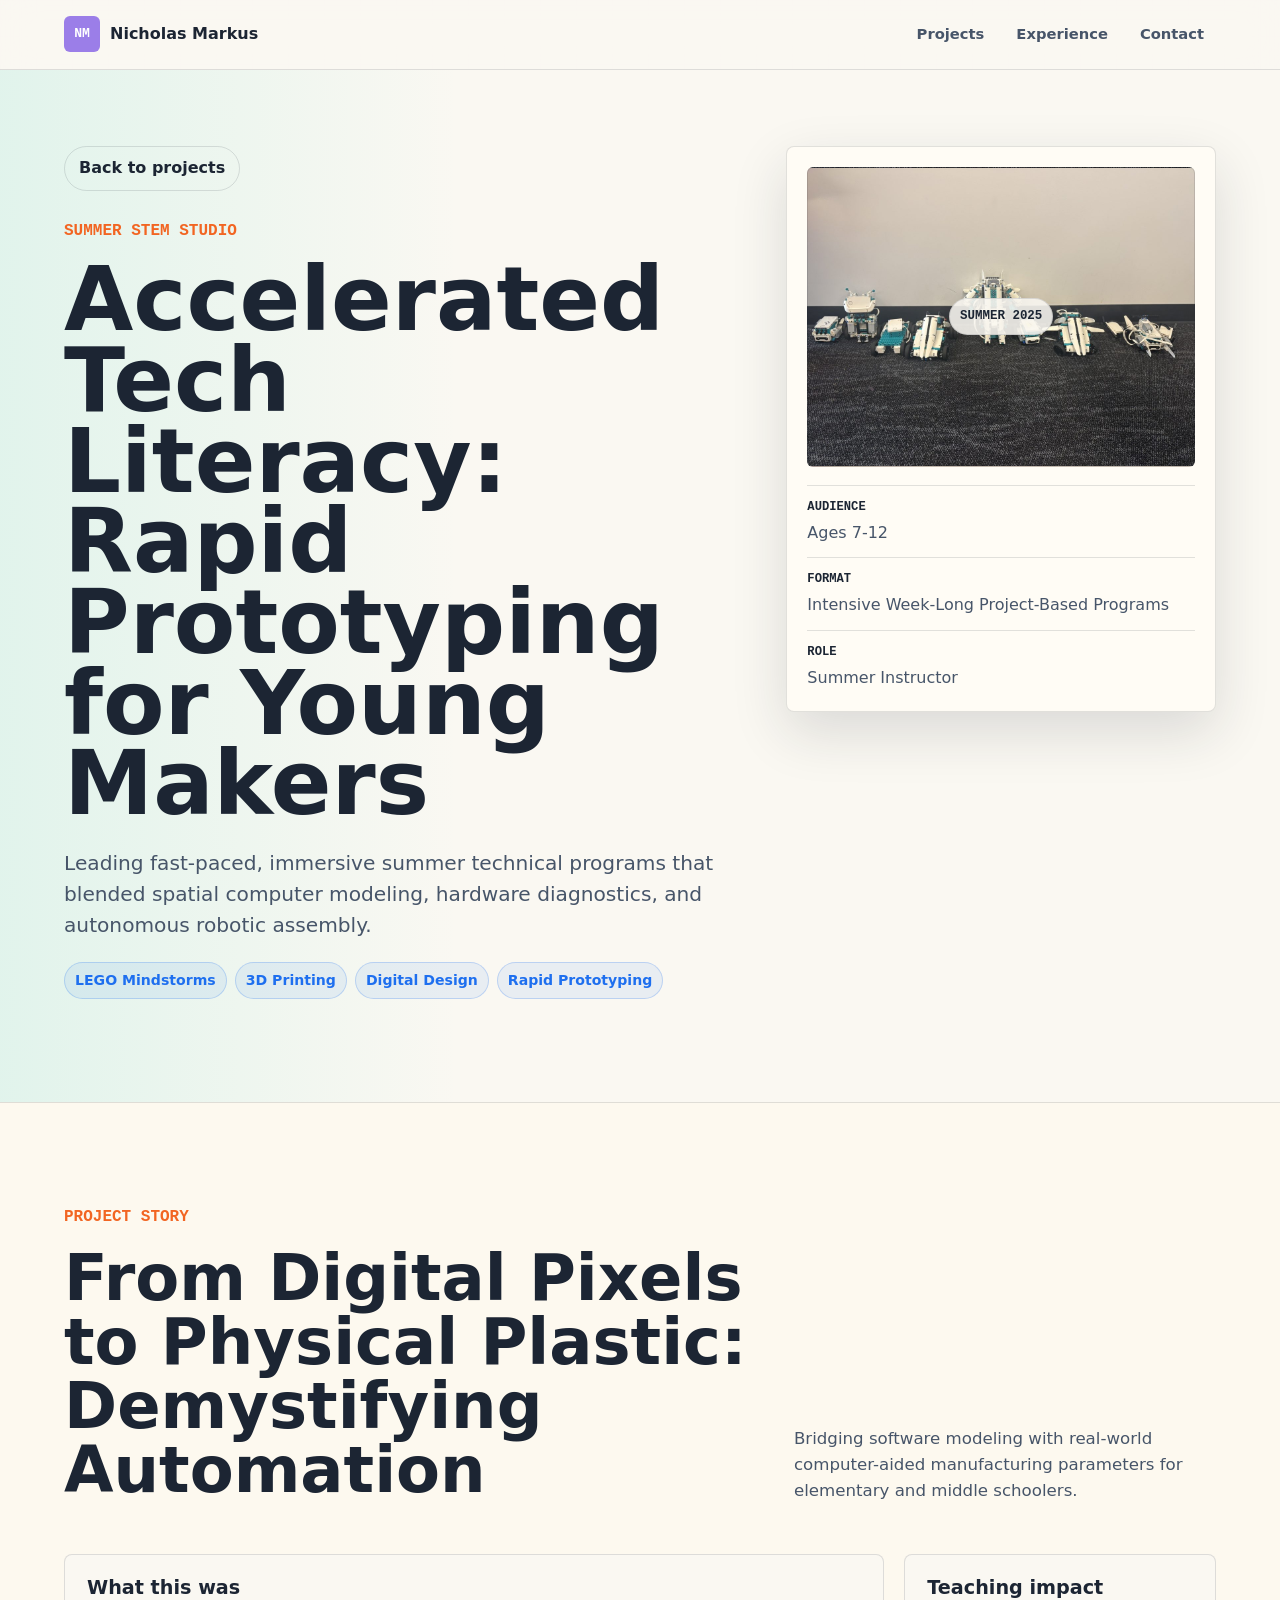
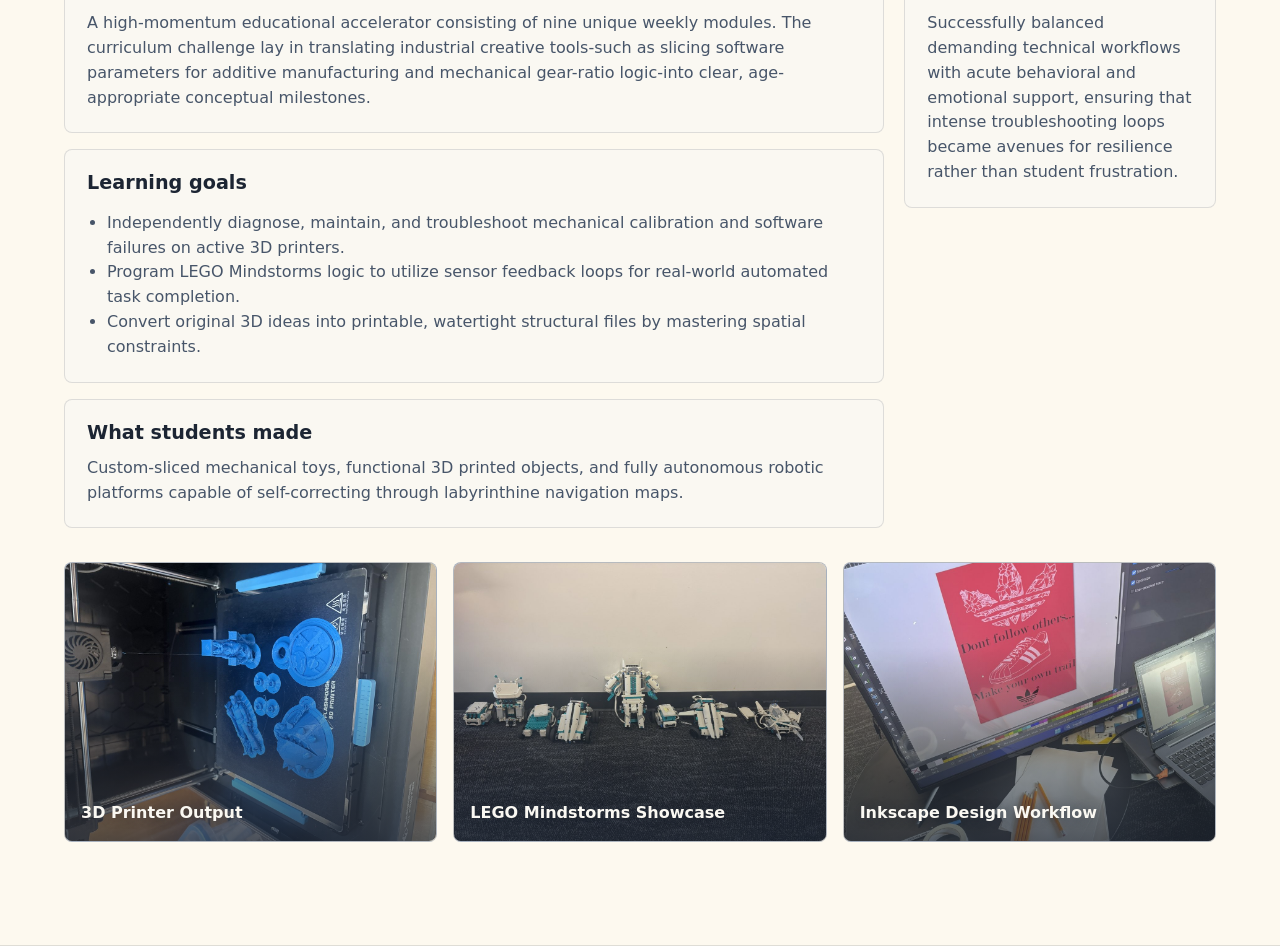
<file: projects/lavner-robotics-3dprinting.html>
<!doctype html>
<html lang="en">
  <head>
    <meta charset="UTF-8" />
    <meta name="viewport" content="width=device-width, initial-scale=1.0" />
    <meta
      name="description"
      content="Project detail page template for Nicholas Markus's STEM Makerspace Program Design."
    />
    <title>STEM Makerspace Program Design | Nicholas Markus</title>
    <link rel="stylesheet" href="../styles.css" />
  </head>
  <body class="project-page" data-project-id="lavner-robotics-3dprinting">
    <div class="site-shell">
      <header class="topbar" aria-label="Project navigation">
        <a class="brand-mark" href="../index.html#home" aria-label="Nicholas Markus home">
          <span class="brand-glyph" aria-hidden="true">NM</span>
          <span>Nicholas Markus</span>
        </a>
        <nav class="nav-links" aria-label="Portfolio sections">
          <a href="../index.html#projects">Projects</a>
          <a href="../index.html#experience">Experience</a>
          <a href="../index.html#contact">Contact</a>
        </nav>
      </header>

      <main>
        <section class="section-band project-detail-hero" style="--detail-theme: #5787a7">
          <div>
            <a class="back-link" href="../index.html#projects">Back to projects</a>
            <p class="eyebrow">Build + Exhibit</p>
            <h1>STEM Makerspace Program Design</h1>
            <p class="project-summary">
              An open-ended makerspace arc built around engineering prompts, rapid prototyping,
              critique routines, and student showcases.
            </p>
            <div class="tag-list" aria-label="Technologies used">
              <span>3D printing</span>
              <span>Figma</span>
              <span>Rapid prototyping</span>
            </div>
          </div>

          <aside class="project-snapshot" aria-label="Project snapshot">
            <div class="snapshot-visual"><span>Prototype 04</span></div>
            <dl class="snapshot-list">
              <div>
                <dt>Audience</dt>
                <dd>Editable: school group, makerspace cohort, after-school program, or workshop.</dd>
              </div>
              <div>
                <dt>Format</dt>
                <dd>Editable: program arc, design studio, exhibition prep, or engineering challenge.</dd>
              </div>
              <div>
                <dt>Role</dt>
                <dd>Editable: program designer, instructor, critique facilitator, showcase planner.</dd>
              </div>
            </dl>
          </aside>
        </section>

        <section class="section-band project-detail-band" aria-labelledby="project-story-title">
          <div class="section-heading wide">
            <p class="eyebrow">Project Story</p>
            <h2 id="project-story-title">A structure for documenting an open-ended design program.</h2>
            <p>Use this page to show the studio culture, process, and final student artifacts.</p>
          </div>

          <div class="detail-layout">
            <div class="detail-main">
              <article class="detail-panel">
                <h3>What this was</h3>
                <p>
                  Editable: describe the makerspace context, project prompts, available tools,
                  and how students moved through ideation, prototyping, and revision.
                </p>
              </article>
              <article class="detail-panel">
                <h3>Learning goals</h3>
                <ul>
                  <li>Editable: build technical skill through meaningful design constraints.</li>
                  <li>Editable: practice critique, documentation, and iterative improvement.</li>
                  <li>Editable: communicate tradeoffs and decisions through public artifacts.</li>
                </ul>
              </article>
              <article class="detail-panel">
                <h3>What students made</h3>
                <p>
                  Editable: add prototypes, printed objects, exhibits, design boards,
                  reflection journals, or final presentations.
                </p>
              </article>
            </div>

            <aside class="detail-sidebar">
              <!-- <article class="asset-drop">
                <h3>Asset notes</h3>
                <p>Add process photos, prototype images, Figma files, or showcase documentation.</p>
                <code>../assets/projects/lavner-robotics-3dprinting/</code>
              </article> -->
              <article class="reflection-card">
                <h3>Teaching impact</h3>
                <p>
                  Editable: summarize how students learned to test ideas, explain choices,
                  and turn rough prototypes into teachable artifacts.
                </p>
              </article>
            </aside>
          </div>

          <div class="project-gallery" aria-label="Editable project media slots">
            <div class="gallery-slot"><span>Add process photo</span></div>
            <div class="gallery-slot"><span>Add prototype image</span></div>
            <div class="gallery-slot"><span>Add showcase artifact</span></div>
          </div>
        </section>

        <!-- <section class="section-band" aria-labelledby="notes-title">
          <div class="section-heading">
            <p class="eyebrow">Expandable Notes</p>
            <h2 id="notes-title">Details to fill in later.</h2>
          </div>
          <div class="detail-accordion">
            <details open>
              <summary>Process</summary>
              <p>Editable: outline prompts, studio routines, milestones, and the exhibition structure.</p>
            </details>
            <details>
              <summary>Tools and materials</summary>
              <p>Editable: add fabrication tools, software, materials, and classroom management notes.</p>
            </details>
            <details>
              <summary>Next revision</summary>
              <p>Editable: capture what you would improve, scaffold, or expand in another program run.</p>
            </details>
          </div>
        </section> -->
      </main>
    </div>
    <script src="../project-data.js?v=20260526-career-slugs"></script>
    <script src="../project-detail.js?v=20260526-career-slugs"></script>
  </body>
</html>
</file>
<file: styles.css>
:root {
  --ink: #1c2533;
  --ink-soft: #475569;
  --paper: #faf8f2;
  --paper-2: #f0ece3;
  --mint: #2dd4bf;
  --clay: #f26522;
  --sun: #f59e0b;
  --blue: #1e6fef;
  --violet: #7c3aed;
  --line: rgba(28, 37, 51, 0.13);
  --shadow: 0 20px 55px rgba(28, 37, 51, 0.14);
  --radius: 8px;
  color-scheme: light;
}

* {
  box-sizing: border-box;
}

html {
  scroll-behavior: smooth;
}

body {
  margin: 0;
  background: var(--paper);
  color: var(--ink);
  font-family: Inter, ui-sans-serif, system-ui, -apple-system, BlinkMacSystemFont, "Segoe UI", sans-serif;
  line-height: 1.55;
}

body::before {
  content: "";
  position: fixed;
  inset: 0;
  pointer-events: none;
  background-image:
    linear-gradient(rgba(28, 37, 51, 0.03) 1px, transparent 1px),
    linear-gradient(90deg, rgba(28, 37, 51, 0.03) 1px, transparent 1px);
  background-size: 36px 36px;
  mask-image: linear-gradient(to bottom, rgba(0, 0, 0, 0.55), transparent 78%);
  z-index: -1;
}

a {
  color: inherit;
}

button,
input {
  font: inherit;
}

.site-shell {
  min-height: 100vh;
}

.topbar {
  align-items: center;
  backdrop-filter: blur(18px);
  background: rgba(250, 248, 242, 0.88);
  border-bottom: 1px solid var(--line);
  display: flex;
  gap: 24px;
  justify-content: space-between;
  left: 0;
  padding: 14px clamp(18px, 5vw, 64px);
  position: sticky;
  right: 0;
  top: 0;
  z-index: 20;
}

.brand-mark,
.nav-links,
.hero-actions,
.method-strip,
.tag-list {
  align-items: center;
  display: flex;
}

.brand-mark {
  gap: 10px;
  font-weight: 800;
  letter-spacing: 0;
  text-decoration: none;
}

.brand-glyph {
  align-items: center;
  background: #9b7ee8;
  border-radius: 6px;
  color: #fff;
  display: inline-flex;
  font-family: ui-monospace, SFMono-Regular, Menlo, Consolas, monospace;
  font-size: 0.82rem;
  height: 36px;
  justify-content: center;
  width: 36px;
}

.nav-links {
  flex-wrap: wrap;
  gap: 8px;
  justify-content: flex-end;
}

.nav-links a {
  border: 1px solid transparent;
  border-radius: 999px;
  color: var(--ink-soft);
  font-size: 0.92rem;
  font-weight: 700;
  padding: 8px 11px;
  text-decoration: none;
  transition: transform 200ms ease, box-shadow 200ms ease, background 200ms ease, border-color 200ms ease, color 200ms ease;
}

.nav-links a:hover,
.nav-links a:focus-visible {
  background: #fdf9ef;
  border-color: rgba(30, 111, 239, 0.3);
  box-shadow: 0 4px 12px rgba(30, 111, 239, 0.15);
  color: var(--blue);
  transform: translateY(-2px);
}

.section-band {
  padding: clamp(56px, 8vw, 108px) clamp(18px, 5vw, 64px);
  scroll-margin-top: 84px;
}

.hero {
  display: grid;
  gap: clamp(28px, 5vw, 72px);
  grid-template-columns: minmax(0, 1fr) minmax(360px, 420px);
  min-height: calc(92vh - 65px);
  padding-bottom: clamp(8px, 2vw, 14px);
  padding-top: clamp(28px, 4vw, 44px);
}

.hero-copy {
  align-self: center;
  max-width: 840px;
}

.eyebrow {
  color: var(--clay);
  font-family: ui-monospace, SFMono-Regular, Menlo, Consolas, monospace;
  font-size: 1.00rem;
  font-weight: 700;
  letter-spacing: 0;
  margin: 0 0 16px;
  text-transform: uppercase;
}

h1,
h2,
h3,
p {
  margin-top: 0;
}

h1 {
  font-size: clamp(4rem, 9vw, 8.4rem);
  letter-spacing: 0;
  line-height: 0.9;
  margin-bottom: 24px;
  max-width: 8.8ch;
}

h2 {
  font-size: clamp(2rem, 5vw, 4.8rem);
  letter-spacing: 0;
  line-height: 1;
  margin-bottom: 18px;
}

h3 {
  font-size: 1.2rem;
  letter-spacing: 0;
  line-height: 1.16;
  margin-bottom: 12px;
}

.tagline {
  color: var(--ink);
  font-size: clamp(1.1rem, 2vw, 1.52rem);
  font-weight: 800;
  line-height: 1.24;
  margin-bottom: 18px;
  max-width: 760px;
}

.hero-intro {
  color: var(--ink-soft);
  font-size: clamp(1.02rem, 1.7vw, 1.22rem);
  max-width: 690px;
}

.hero-actions {
  flex-wrap: wrap;
  gap: 12px;
  margin-top: 30px;
}

.text-action {
  background: var(--clay);
  border: 1px solid var(--clay);
  border-radius: 999px;
  color: #fff;
  display: inline-flex;
  font-weight: 800;
  min-height: 44px;
  padding: 11px 18px;
  text-decoration: none;
  transition: transform 180ms ease, box-shadow 180ms ease, background 180ms ease;
}

.text-action:hover,
.text-action:focus-visible {
  box-shadow: 0 10px 24px rgba(242, 101, 34, 0.32);
  transform: translateY(-2px);
}

.text-action.secondary {
  background: transparent;
  color: var(--clay);
}

.hero-portrait {
  align-self: center;
  background:
    linear-gradient(145deg, rgba(250, 248, 242, 0.98), rgba(240, 236, 227, 0.98)),
    var(--paper-2);
  border: 1px solid var(--line);
  border-radius: var(--radius);
  box-shadow: var(--shadow);
  display: grid;
  margin: 0;
  overflow: hidden;
  position: relative;
}

.hero-portrait::before {
  background:
    linear-gradient(90deg, rgba(45, 212, 191, 0.22), transparent),
    linear-gradient(180deg, transparent, rgba(28, 37, 51, 0.2));
  content: "";
  inset: 0;
  pointer-events: none;
  position: absolute;
  z-index: 1;
}

.hero-portrait img {
  aspect-ratio: 4 / 5;
  display: block;
  height: min(68vh, 690px);
  object-fit: cover;
  object-position: 50% 38%;
  width: 100%;
}

.hero-portrait figcaption {
  background: rgba(250, 248, 242, 0.92);
  border-top: 1px solid var(--line);
  bottom: 0;
  display: grid;
  gap: 4px;
  left: 0;
  padding: 16px 18px;
  position: absolute;
  right: 0;
  z-index: 2;
}

.hero-portrait figcaption span {
  color: var(--clay);
  font-family: ui-monospace, SFMono-Regular, Menlo, Consolas, monospace;
  font-size: 0.78rem;
  font-weight: 700;
  text-transform: uppercase;
}

.hero-portrait figcaption strong {
  font-size: clamp(1rem, 1.4vw, 1.2rem);
  line-height: 1.22;
}

.section-heading {
  max-width: 940px;
}

.section-heading.wide {
  display: grid;
  gap: 24px;
  grid-template-columns: minmax(0, 0.92fr) minmax(260px, 0.55fr);
  max-width: none;
}

.section-heading.wide .eyebrow {
  grid-column: 1 / -1;
  margin-bottom: -8px;
}

.section-heading.wide p:not(.eyebrow) {
  align-self: end;
  color: var(--ink-soft);
  font-size: 1.04rem;
}

.philosophy-band {
  background: #fdf9ef;
  border-block: 1px solid var(--line);
  padding-top: clamp(28px, 4vw, 40px);
}

.philosophy-grid {
  display: grid;
  gap: 18px;
  grid-template-columns: minmax(0, 1fr) minmax(0, 1fr);
  margin-top: 34px;
}

.statement-block {
  border-left: 6px solid var(--blue);
  padding: 8px 0 8px 22px;
}

.statement-block.accent {
  border-left-color: var(--clay);
}

.statement-block p {
  font-size: clamp(1.08rem, 2vw, 1.45rem);
  line-height: 1.46;
  margin-bottom: 0;
}

.method-strip {
  background: var(--paper);
  border: 1px solid var(--line);
  border-radius: var(--radius);
  flex-wrap: wrap;
  gap: 10px;
  grid-column: 1 / -1;
  margin-top: 12px;
  padding: 14px;
}

.method-strip span,
.tag-list span {
  background: rgba(30, 111, 239, 0.08);
  border: 1px solid rgba(30, 111, 239, 0.22);
  border-radius: 999px;
  color: var(--blue);
  font-size: 0.88rem;
  font-weight: 700;
  padding: 7px 10px;
}


.method-strip span:nth-child(1) { background: rgba(220, 38, 38, 0.08);  border-color: rgba(220, 38, 38, 0.22);  color: #b91c1c; }
.method-strip span:nth-child(2) { background: rgba(234, 88, 12, 0.08);  border-color: rgba(234, 88, 12, 0.22);  color: #c2410c; }
.method-strip span:nth-child(3) { background: rgba(202, 138, 4, 0.08);  border-color: rgba(202, 138, 4, 0.22);  color: #a16207; }
.method-strip span:nth-child(4) { background: rgba(22, 163, 74, 0.08);  border-color: rgba(22, 163, 74, 0.22);  color: #15803d; }
.method-strip span:nth-child(5) { background: rgba(30, 111, 239, 0.08); border-color: rgba(30, 111, 239, 0.22); color: var(--blue); }
.method-strip span:nth-child(6) { background: rgba(124, 58, 237, 0.08); border-color: rgba(124, 58, 237, 0.22); color: var(--violet); }

.projects-band {
  background:
    linear-gradient(90deg, rgba(45, 212, 191, 0.16), transparent 34%),
    linear-gradient(180deg, var(--paper), var(--paper-2));
}

.project-grid {
  display: grid;
  gap: 18px;
  grid-template-columns: repeat(4, minmax(240px, 1fr));
  margin-top: 36px;
}

.project-card {
  background: #fffcf5;
  border: 1px solid var(--line);
  border-radius: var(--radius);
  box-shadow: 0 8px 20px rgba(28, 37, 51, 0.06);
  color: inherit;
  display: flex;
  flex-direction: column;
  min-height: 580px;
  overflow: hidden;
  text-decoration: none;
  transition: border-color 180ms ease, box-shadow 180ms ease, transform 180ms ease;
}

.project-card:hover,
.project-card:focus-visible {
  border-color: rgba(30, 111, 239, 0.3);
  box-shadow: 0 16px 40px rgba(30, 111, 239, 0.18), 0 4px 12px rgba(30, 111, 239, 0.1);
  outline: none;
  transform: translateY(-5px);
}

.prototype-stage {
  aspect-ratio: 4 / 3;
  background: var(--stage-bg, #dcecdf);
  border-bottom: 1px solid var(--line);
  display: grid;
  overflow: hidden;
  place-items: center;
  position: relative;
}

.prototype-stage canvas {
  height: 100%;
  width: 100%;
}

.stage-badges {
  align-items: center;
  bottom: 12px;
  display: flex;
  flex-wrap: wrap;
  gap: 8px;
  left: 12px;
  max-width: calc(100% - 24px);
  position: absolute;
}

.stage-label,
.stage-category {
  border-radius: 999px;
  font-family: ui-monospace, SFMono-Regular, Menlo, Consolas, monospace;
  font-size: 0.72rem;
  font-weight: 700;
  padding: 6px 9px;
  text-transform: uppercase;
}

.stage-label {
  background: rgba(253, 249, 239, 0.86);
  border: 1px solid rgba(28, 37, 51, 0.13);
}

.stage-category {
  background: var(--category-bg, var(--ink));
  border: 1px solid rgba(28, 37, 51, 0.18);
  color: #fff;
}

.stage-category.career {
  --category-bg: var(--blue);
}

.stage-category.nyu {
  --category-bg: var(--violet);
}

.stage-category.default {
  --category-bg: var(--ink);
}

.project-body {
  display: flex;
  flex: 1;
  flex-direction: column;
  gap: 14px;
  padding: 18px;
}

.project-body p {
  color: var(--ink-soft);
  margin-bottom: 0;
}

.project-detail {
  border-top: 1px solid var(--line);
  display: grid;
  gap: 8px;
  margin-top: auto;
  padding-top: 14px;
}

.project-detail strong {
  color: var(--ink);
  display: block;
  font-size: 0.78rem;
  text-transform: uppercase;
}

.project-detail span {
  color: var(--ink-soft);
  font-size: 0.94rem;
}

.project-link-cue {
  align-self: flex-start;
  border: 1px solid var(--line);
  border-radius: 999px;
  color: var(--ink);
  display: inline-flex;
  font-size: 0.86rem;
  font-weight: 800;
  margin-top: 2px;
  padding: 7px 10px;
}

/* "NEW!" sticker badge — floats in the top-right of the project card canvas area */
.project-new-badge {
  animation: new-badge-bob 2.4s ease-in-out infinite;
  background: var(--clay);
  border: 2.5px solid #fff;
  border-radius: 999px;
  box-shadow: 0 3px 10px rgba(242, 101, 34, 0.38);
  color: #fff;
  font-family: ui-monospace, SFMono-Regular, Menlo, Consolas, monospace;
  font-size: 0.68rem;
  font-weight: 900;
  letter-spacing: 0.08em;
  padding: 5px 9px;
  pointer-events: none;
  position: absolute;
  right: 14px;
  text-transform: uppercase;
  top: 14px;
  z-index: 3;
}

@keyframes new-badge-bob {
  0%, 100% { transform: translateY(0)   rotate(-4deg); }
  50%       { transform: translateY(-5px) rotate(3deg); }
}

.tag-list {
  flex-wrap: wrap;
  gap: 8px;
}

.project-page main {
  background:
    linear-gradient(90deg, rgba(45, 212, 191, 0.12), transparent 36%),
    var(--paper);
}

.project-detail-hero {
  display: grid;
  gap: clamp(28px, 5vw, 72px);
  grid-template-columns: minmax(0, 0.95fr) minmax(320px, 0.62fr);
  min-height: auto;
  padding-top: clamp(34px, 6vw, 76px);
}

.back-link {
  align-items: center;
  border: 1px solid var(--line);
  border-radius: 999px;
  display: inline-flex;
  font-weight: 800;
  gap: 8px;
  margin-bottom: 28px;
  min-height: 42px;
  padding: 9px 14px;
  text-decoration: none;
  transition: background 160ms ease, transform 160ms ease;
}

.back-link:hover,
.back-link:focus-visible {
  background: #fdf9ef;
  transform: translateX(-2px);
}

.project-detail-hero h1 {
  font-size: clamp(3rem, 7vw, 7rem);
  max-width: 11ch;
}

.project-summary {
  color: var(--ink-soft);
  font-size: clamp(1.05rem, 1.6vw, 1.26rem);
  max-width: 760px;
}

.project-snapshot {
  align-self: start;
  background: #fffcf5;
  border: 1px solid var(--line);
  border-radius: var(--radius);
  box-shadow: var(--shadow);
  display: grid;
  gap: 18px;
  padding: 20px;
}

.snapshot-visual {
  background:
    linear-gradient(135deg, var(--detail-theme, var(--mint)), transparent 64%),
    #fdf9ef;
  border: 1px solid var(--line);
  border-radius: 6px;
  display: grid;
  min-height: 300px;
  overflow: hidden;
  place-items: center;
  position: relative;
}

.snapshot-visual::before,
.snapshot-visual::after {
  border: 2px solid rgba(28, 37, 51, 0.45);
  border-radius: 999px;
  content: "";
  position: absolute;
}

.snapshot-visual::before {
  height: 120px;
  transform: rotate(-18deg);
  width: 190px;
}

.snapshot-visual::after {
  height: 72px;
  transform: rotate(24deg);
  width: 120px;
}

.snapshot-visual.has-image::before,
.snapshot-visual.has-image::after {
  display: none;
}

.snapshot-visual span {
  background: rgba(250, 248, 242, 0.88);
  border: 1px solid var(--line);
  border-radius: 999px;
  font-family: ui-monospace, SFMono-Regular, Menlo, Consolas, monospace;
  font-size: 0.78rem;
  font-weight: 700;
  padding: 8px 10px;
  position: relative;
  text-transform: uppercase;
  z-index: 1;
}

.snapshot-list {
  display: grid;
  gap: 12px;
  margin: 0;
}

.snapshot-list div,
.program-meta div {
  border-top: 1px solid var(--line);
  display: grid;
  gap: 4px;
  padding-top: 12px;
}

.snapshot-list dt,
.program-meta dt {
  font-family: ui-monospace, SFMono-Regular, Menlo, Consolas, monospace;
  font-size: 0.76rem;
  font-weight: 700;
  text-transform: uppercase;
}

.snapshot-list dd,
.program-meta dd,
.snapshot-program dd {
  color: var(--ink-soft);
  margin: 0;
}

.snapshot-program {
  margin: 0;
}

.snapshot-program div {
  border-top: 1px solid var(--line);
  display: grid;
  gap: 4px;
  padding-top: 12px;
}

.program-meta {
  display: grid;
  gap: 12px;
  margin: 12px 0 0;
}

.program-meta a {
  color: var(--blue);
}

.project-detail-band {
  background: #fdf9ef;
  border-block: 1px solid var(--line);
}

.detail-layout {
  display: grid;
  gap: 20px;
  grid-template-columns: minmax(0, 1fr) minmax(280px, 0.38fr);
  margin-top: 34px;
}

.detail-main,
.detail-sidebar {
  display: grid;
  gap: 16px;
}

.detail-sidebar {
  align-self: start;
}

.detail-panel,
.asset-drop,
.reflection-card,
.program-panel,
.people-panel,
.cohort-panel {
  background: var(--paper);
  border: 1px solid var(--line);
  border-radius: var(--radius);
  padding: 22px;
}

.detail-panel p,
.reflection-card p {
  color: var(--ink-soft);
  margin-bottom: 0;
}

.detail-panel ul,
.asset-drop ul {
  color: var(--ink-soft);
  margin-bottom: 0;
  padding-left: 20px;
}

.people-list,
.cohort-list {
  display: grid;
  gap: 14px;
  list-style: none;
  margin: 12px 0 0;
  padding: 0;
}

.people-list li,
.cohort-list li {
  border-top: 1px solid var(--line);
  padding-top: 12px;
}

.person-name {
  color: var(--ink);
  font-weight: 700;
  margin: 0 0 2px;
}

.person-name a {
  color: var(--ink);
}

.person-role {
  color: var(--ink-soft);
  margin: 0;
}

.person-pronouns {
  color: var(--ink-soft);
  font-size: 0.85em;
  font-weight: 400;
}

.cohort-list {
  gap: 8px;
  font-size: 0.9rem;
}

.cohort-list li {
  color: var(--ink-soft);
  padding-top: 8px;
}

.asset-drop {
  background:
    linear-gradient(135deg, rgba(245, 158, 11, 0.14), transparent 52%),
    var(--paper);
}

.asset-drop code {
  background: #fdf9ef;
  border: 1px solid var(--line);
  border-radius: 6px;
  display: block;
  font-size: 0.84rem;
  margin-top: 12px;
  overflow-wrap: anywhere;
  padding: 10px;
}

.project-gallery {
  display: grid;
  gap: 16px;
  grid-template-columns: repeat(3, minmax(0, 1fr));
  margin-top: 34px;
}

.project-videos:not([hidden]) {
  display: grid;
  gap: 16px;
  grid-template-columns: repeat(auto-fit, minmax(180px, 240px));
  margin-top: 24px;
}

.video-slot {
  display: grid;
  gap: 8px;
}

.video-frame {
  aspect-ratio: 9 / 16;
  background: #000;
  border: 1px solid var(--line);
  border-radius: var(--radius);
  overflow: hidden;
  position: relative;
}

.video-frame iframe {
  border: 0;
  height: 100%;
  left: 0;
  position: absolute;
  top: 0;
  width: 100%;
}

.video-slot span {
  color: var(--ink-soft);
  font-weight: 800;
}

.gallery-slot {
  align-content: end;
  aspect-ratio: 4 / 3;
  background:
    linear-gradient(135deg, rgba(30, 111, 239, 0.15), transparent),
    #fffcf5;
  border: 1px dashed rgba(28, 37, 51, 0.28);
  border-radius: var(--radius);
  color: var(--ink-soft);
  display: grid;
  font-weight: 800;
  isolation: isolate;
  overflow: hidden;
  padding: 16px;
  position: relative;
}

.gallery-slot:has(img) {
  border-style: solid;
  color: var(--paper);
  text-shadow: 0 1px 12px rgba(28, 37, 51, 0.45);
}

.gallery-slot:has(img)::after {
  background: linear-gradient(180deg, transparent, rgba(28, 37, 51, 0.74));
  content: "";
  inset: 30% 0 0;
  pointer-events: none;
  position: absolute;
  z-index: 1;
}

.gallery-slot img {
  display: block;
  object-position: center top;
  height: 100%;
  inset: 0;
  object-fit: cover;
  position: absolute;
  transition: transform 220ms ease, filter 220ms ease;
  width: 100%;
  z-index: 0;
}

.gallery-slot:hover img {
  filter: saturate(1.04) contrast(1.03);
  transform: scale(1.035);
}

.gallery-slot > span {
  align-self: end;
  position: relative;
  z-index: 2;
}

.detail-accordion {
  display: grid;
  gap: 10px;
}

.detail-accordion details {
  background: #fffcf5;
  border: 1px solid var(--line);
  border-radius: var(--radius);
  padding: 16px;
}

.detail-accordion summary {
  cursor: pointer;
  font-weight: 800;
}

.detail-accordion p {
  color: var(--ink-soft);
  margin: 12px 0 0;
}

.detail-accordion iframe {
  border: 1px solid var(--line);
  border-radius: calc(var(--radius) - 4px);
  display: block;
  height: clamp(420px, 58vh, 640px);
  margin: 16px auto 0;
  max-width: 920px;
  width: 100%;
}

.technical-process {
  display: grid;
  gap: 18px;
  margin-top: 14px;
}

.technical-process > p,
.technical-takeaway p {
  color: var(--ink-soft);
  line-height: 1.58;
  margin: 0;
}

.technical-flow {
  counter-reset: process-step;
  display: grid;
  gap: 12px;
  grid-template-columns: repeat(7, minmax(118px, 1fr));
  list-style: none;
  margin: 0;
  padding: 0;
}

.technical-flow li {
  background: var(--paper);
  border: 1px solid var(--line);
  border-radius: calc(var(--radius) - 4px);
  display: grid;
  gap: 7px;
  min-height: 190px;
  padding: 14px;
  position: relative;
}

.technical-flow li::before {
  align-items: center;
  background: var(--ink);
  border-radius: 999px;
  color: var(--paper);
  content: counter(process-step, decimal-leading-zero);
  counter-increment: process-step;
  display: inline-flex;
  font-family: ui-monospace, SFMono-Regular, Menlo, Consolas, monospace;
  font-size: 0.68rem;
  font-weight: 800;
  height: 28px;
  justify-content: center;
  width: 28px;
}

.technical-flow li:not(:last-child)::after {
  color: var(--clay);
  content: "->";
  font-family: ui-monospace, SFMono-Regular, Menlo, Consolas, monospace;
  font-weight: 900;
  position: absolute;
  right: -12px;
  top: 50%;
  transform: translate(50%, -50%);
  z-index: 1;
}

.technical-flow li.is-breakpoint {
  background: #fff5eb;
  border-color: rgba(242, 101, 34, 0.4);
}

.technical-flow span {
  color: var(--clay);
  font-family: ui-monospace, SFMono-Regular, Menlo, Consolas, monospace;
  font-size: 0.68rem;
  font-weight: 800;
  text-transform: uppercase;
}

.technical-flow strong {
  font-size: 1rem;
  line-height: 1.12;
}

.technical-flow p {
  color: var(--ink-soft);
  font-size: 0.88rem;
  line-height: 1.38;
  margin: 0;
}

.technical-takeaway {
  background: rgba(124, 58, 237, 0.08);
  border: 1px solid rgba(124, 58, 237, 0.22);
  border-radius: calc(var(--radius) - 4px);
  padding: 18px;
}

.technical-takeaway h3 {
  font-size: 1rem;
  margin-bottom: 8px;
}

.experience-band {
  background: #eee8de;
  border-block: 1px solid var(--line);
}

.timeline {
  display: grid;
  gap: 14px;
  margin-top: 34px;
  max-width: 1080px;
}

.timeline-item {
  align-items: start;
  background: rgba(250, 248, 242, 0.7);
  border: 1px solid var(--line);
  border-radius: var(--radius);
  display: grid;
  gap: 20px;
  grid-template-columns: 220px minmax(0, 1fr);
  padding: 22px;
  position: relative;
}

.timeline-item::before {
  background: var(--item-color, var(--blue));
  border-radius: 999px;
  content: "";
  height: 12px;
  left: -6px;
  position: absolute;
  top: 30px;
  width: 12px;
}

.timeline-role {
  font-family: ui-monospace, SFMono-Regular, Menlo, Consolas, monospace;
  font-size: 0.84rem;
  font-weight: 700;
  text-transform: uppercase;
}

.timeline-item p {
  color: var(--ink-soft);
  margin-bottom: 0;
}

.skills-band {
  background: #fdf9ef;
}

.skills-grid {
  display: grid;
  gap: 16px;
  grid-template-columns: repeat(4, minmax(180px, 1fr));
  margin-top: 34px;
}

.approach-map {
  display: grid;
  gap: 16px;
  grid-template-columns: repeat(6, minmax(160px, 1fr));
  margin-top: 34px;
}

.skill-cluster,
.approach-node {
  background: var(--paper);
  border: 1px solid var(--line);
  border-radius: var(--radius);
  padding: 20px;
}

.skill-cluster h3,
.approach-node h3 {
  font-size: 1rem;
  margin-bottom: 16px;
}

.skill-cluster ul {
  display: grid;
  gap: 8px;
  list-style: none;
  margin: 0;
  padding: 0;
}

.skill-cluster li {
  align-items: center;
  color: var(--ink-soft);
  display: flex;
  gap: 8px;
}

.skill-cluster li::before {
  background: var(--cluster-color, var(--blue));
  border-radius: 50%;
  content: "";
  flex: 0 0 auto;
  height: 8px;
  width: 8px;
}

.workplaces-band {
  background:
    linear-gradient(90deg, rgba(242, 101, 34, 0.10), transparent 32%),
    linear-gradient(180deg, #fdf9ef, #ede8dd);
  border-top: 1px solid var(--line);
  overflow: hidden;
}

.workplace-marquee {
  margin-inline: calc(clamp(18px, 5vw, 64px) * -1);
  margin-top: 36px;
  overflow: hidden;
  padding-block: 16px 26px;
  position: relative;
}

.workplace-marquee::before,
.workplace-marquee::after {
  content: "";
  inset-block: 0;
  pointer-events: none;
  position: absolute;
  width: clamp(28px, 8vw, 110px);
  z-index: 3;
}

.workplace-marquee::before {
  background: linear-gradient(90deg, #fdf9ef, transparent);
  left: 0;
}

.workplace-marquee::after {
  background: linear-gradient(270deg, #ede8dd, transparent);
  right: 0;
}

.workplace-track {
  align-items: stretch;
  animation: workplace-scroll 42s linear infinite;
  display: flex;
  gap: 16px;
  width: max-content;
  will-change: transform;
}

.workplace-marquee:hover .workplace-track,
.workplace-marquee:focus-within .workplace-track,
.workplace-marquee:has(.workplace-item:hover) .workplace-track {
  animation-play-state: paused;
}

.workplace-item {
  background: rgba(250, 248, 242, 0.85);
  border: 1px solid var(--line);
  border-radius: var(--radius);
  box-shadow: 0 8px 20px rgba(28, 37, 51, 0.06);
  color: inherit;
  display: grid;
  flex: 0 0 220px;
  gap: 12px;
  min-height: 198px;
  padding: 16px;
  text-align: center;
  text-decoration: none;
  transition: border-color 180ms ease, box-shadow 180ms ease, transform 180ms ease;
}

.workplace-item:hover,
.workplace-item:focus-visible {
  border-color: rgba(30, 111, 239, 0.28);
  box-shadow: 0 16px 40px rgba(30, 111, 239, 0.18), 0 4px 12px rgba(30, 111, 239, 0.1);
  outline: none;
  transform: translateY(-8px) scale(1.04);
}

.logo-field {
  align-items: center;
  background: #fffcf5;
  border: 1px solid rgba(28, 37, 51, 0.1);
  border-radius: 6px;
  display: flex;
  height: 104px;
  justify-content: center;
  padding: 16px;
}

.logo-field img {
  display: block;
  filter: saturate(0.86) contrast(1.02);
  max-height: 72px;
  max-width: 168px;
  object-fit: contain;
  transition: filter 180ms ease, transform 180ms ease;
}

.workplace-item:hover .logo-field img,
.workplace-item:focus-visible .logo-field img {
  filter: saturate(1) contrast(1.04);
  transform: scale(1.03);
}

.workplace-name {
  font-size: 0.94rem;
  font-weight: 800;
  line-height: 1.16;
}

.workplace-note {
  color: var(--ink-soft);
  font-size: 0.86rem;
  line-height: 1.32;
  margin: 0;
  opacity: 0;
  transform: translateY(4px);
  transition: opacity 180ms ease, transform 180ms ease;
}

.workplace-item:hover .workplace-note,
.workplace-item:focus-visible .workplace-note {
  opacity: 1;
  transform: translateY(0);
}

@keyframes workplace-scroll {
  from {
    transform: translateX(0);
  }

  to {
    transform: translateX(calc(-50% - 8px));
  }
}

.approach-band {
  background:
    linear-gradient(135deg, rgba(30, 111, 239, 0.12), transparent 42%),
    #f5f0e5;
  border-top: 1px solid var(--line);
}

.approach-node {
  min-height: 220px;
  position: relative;
}

.approach-node::after {
  background: var(--node-color, var(--mint));
  border-radius: 0 0 0 8px;
  content: "";
  height: 8px;
  inset: auto 0 0 auto;
  position: absolute;
  width: 38%;
}

.approach-node p {
  color: var(--ink-soft);
  margin-bottom: 0;
}

.contact-band {
  background: var(--ink);
  color: var(--paper);
}

.contact-panel {
  display: grid;
  gap: 18px;
  margin: 0 auto;
  max-width: 980px;
  text-align: center;
}

.contact-panel .eyebrow {
  color: var(--sun);
}

.contact-panel p {
  color: rgba(250, 248, 242, 0.8);
  font-size: 1.08rem;
  margin-inline: auto;
  max-width: 760px;
}

.contact-panel .text-action {
  background: var(--sun);
  border-color: var(--sun);
  color: var(--ink);
  justify-self: center;
}

.text-highlight {
  background: linear-gradient(
    to bottom,
    transparent 52%,
    rgba(245, 158, 11, 0.52) 52%
  );
  padding-bottom: 2px;
  padding-inline: 2px;
}

@keyframes fade-in-up {
  from {
    opacity: 0;
    transform: translateY(20px);
  }
  to {
    opacity: 1;
    transform: translateY(0);
  }
}

.hero-copy h1 {
  animation: fade-in-up 0.6s ease both;
}

.hero-copy .tagline {
  animation: fade-in-up 0.6s ease 0.1s both;
}

.hero-copy .eyebrow {
  animation: fade-in-up 0.6s ease 0.18s both;
}

.hero-copy .hero-intro {
  animation: fade-in-up 0.6s ease 0.28s both;
}

.hero-copy .hero-actions {
  animation: fade-in-up 0.6s ease 0.38s both;
}

/* ═══════════════════════════════════════════════════════════════════════════
   THE MAKER DESK
   Section housing small games, zines, and teaching handouts as clickable
   "physical objects" resting on an illustrated desk surface.
═══════════════════════════════════════════════════════════════════════════ */

/* ── Section band ─────────────────────────────────────────────────────────── */

.maker-desk-band {
  background:
    linear-gradient(180deg, var(--paper-2) 0%, #e4dccf 100%);
  border-top: 1px solid var(--line);
  overflow: hidden;
}

.maker-desk-band .section-heading p:not(.eyebrow) {
  color: var(--ink-soft);
  font-size: 1.04rem;
  max-width: 560px;
}

/* ── Desk surface ─────────────────────────────────────────────────────────── */
/* Warm wood-toned surface the objects rest on; front edge gives depth.       */

.desk-surface {
  align-items: flex-end;
  background:
    /* subtle wood-grain stripes */
    repeating-linear-gradient(
      91deg,
      transparent            0px,  transparent            50px,
      rgba(139, 110, 75, 0.04) 50px, rgba(139, 110, 75, 0.04) 52px
    ),
    linear-gradient(180deg, #ddd4bf 0%, #cdc0a8 100%);
  border-radius: 8px 8px 0 0;
  border-top: 5px solid #c5b698;
  box-shadow:
    inset 0 2px 0 rgba(255, 255, 255, 0.38),
    0 8px 24px rgba(28, 37, 51, 0.16);
  display: flex;
  flex-wrap: wrap;
  gap: clamp(12px, 4vw, 96px);
  justify-content: center;
  margin-top: 52px;
  padding: clamp(24px, 5vw, 72px) clamp(16px, 6vw, 120px) 0;
  position: relative;
}

/* Front-facing desk lip */
.desk-surface::after {
  background: linear-gradient(180deg, #c5b698, #b0a07e);
  border-radius: 0 0 6px 6px;
  bottom: -20px;
  content: "";
  height: 20px;
  left: 0;
  pointer-events: none;
  position: absolute;
  right: 0;
}

/* ── Base desk-object styles ──────────────────────────────────────────────── */
/* Each variant sets --obj-tilt (resting rotation) and --obj-shadow-color.    */

.desk-object {
  align-items: center;
  background: none;
  border: none;
  cursor: pointer;
  display: flex;
  flex-direction: column;
  gap: 16px;
  padding: 0;
  position: relative;
  transform: rotate(var(--obj-tilt, 0deg));
  transform-origin: center bottom;
  /* spring-feel lift on hover */
  transition:
    transform 360ms cubic-bezier(0.34, 1.56, 0.64, 1),
    filter    360ms ease;
  will-change: transform;
}

.desk-object:hover,
.desk-object:focus-visible {
  filter: drop-shadow(0 20px 32px var(--obj-shadow-color, rgba(28, 37, 51, 0.26)));
  outline: none;
  transform: translateY(-18px) rotate(0deg) scale(1.07);
}

/* Small label that fades in on hover */
.desk-obj-cue {
  color: var(--ink-soft);
  font-family: ui-monospace, SFMono-Regular, Menlo, Consolas, monospace;
  font-size: 0.7rem;
  font-weight: 700;
  letter-spacing: 0.05em;
  opacity: 0;
  text-transform: uppercase;
  transition: opacity 200ms ease;
}

.desk-object:hover .desk-obj-cue,
.desk-object:focus-visible .desk-obj-cue {
  opacity: 1;
}

.desk-obj-icon {
  display: block;
  font-size: 1.6rem;
  line-height: 1;
  margin-bottom: 6px;
}

.desk-obj-title {
  display: block;
  font-size: 0.86rem;
  font-weight: 800;
  line-height: 1.2;
}

.desk-obj-meta {
  display: block;
  font-family: ui-monospace, SFMono-Regular, Menlo, Consolas, monospace;
  font-size: 0.66rem;
  font-weight: 700;
  opacity: 0.68;
  text-transform: uppercase;
}

/* ── Cartridge ────────────────────────────────────────────────────────────── */
/* Game Boy Advance-style plastic cart: angled top-right corner, inset label, */
/* and gold connector contacts cut into the bottom.                            */

.desk-cartridge {
  --obj-tilt: 4deg;
  --obj-shadow-color: rgba(26, 38, 80, 0.32);
}

.cartridge-body {
  background: #1b1e30;
  /* GBA cartridge shape: cut top-right corner, connector notch at bottom */
  clip-path: polygon(
    0%              0%,
    calc(100% - 22px) 0%,
    100%            22px,
    100%            79%,
    calc(100% - 10px) 79%,
    calc(100% - 10px) 100%,
    10px            100%,
    10px            79%,
    0%              79%
  );
  aspect-ratio: 150 / 204;
  color: #fff;
  display: flex;
  flex-direction: column;
  position: relative;
  width: clamp(104px, 20vw, 150px);
}

/* Top-edge sheen — plastic highlight */
.cartridge-body::before {
  background: linear-gradient(180deg, rgba(255, 255, 255, 0.11) 0%, transparent 28%);
  border-radius: 8px 8px 0 0;
  content: "";
  inset: 0;
  pointer-events: none;
  position: absolute;
}

/* Vent indent on top face */
.cartridge-top-notch {
  background: #13162a;
  border-radius: 0 0 3px 3px;
  height: 7px;
  margin: 10px auto 0;
  width: 44px;
}

/* Inset label — clay-orange gradient with faint scanlines */
.cartridge-label {
  background: linear-gradient(135deg, #f26522 0%, #df4d0e 100%);
  border-radius: 5px;
  flex: 1;
  margin: 8px 10px;
  overflow: hidden;
  padding: 10px;
  position: relative;
}

.cartridge-label::before {
  background: repeating-linear-gradient(
    0deg,
    rgba(0, 0, 0, 0)    0px, rgba(0, 0, 0, 0)    3px,
    rgba(0, 0, 0, 0.06) 3px, rgba(0, 0, 0, 0.06) 4px
  );
  content: "";
  inset: 0;
  position: absolute;
}

/* Gold connector pins — positioned inside the bottom notch */
.cartridge-contacts {
  bottom: 0;
  display: flex;
  gap: 3px;
  height: 11px;
  justify-content: center;
  left: 10px;
  padding: 2px 5px;
  position: absolute;
  right: 10px;
}

.cartridge-contacts span {
  background: linear-gradient(180deg, #d4a843 0%, #a8832e 100%);
  border-radius: 0 0 2px 2px;
  flex: 1;
}

/* ── Zine ─────────────────────────────────────────────────────────────────── */
/* Staple-bound booklet, viewed straight-on: cobalt spine on left, cream body.*/

.desk-zine {
  --obj-tilt: -3deg;
  --obj-shadow-color: rgba(30, 111, 239, 0.3);
}

.zine-body {
  background: #fffcf5;
  border: 1px solid rgba(28, 37, 51, 0.2);
  border-radius: 3px 6px 6px 3px;
  /* Stacked pages visible as thin shadows on the right edge */
  box-shadow:
    3px 0 0 rgba(28, 37, 51, 0.06),
    5px 0 0 rgba(28, 37, 51, 0.04);
  aspect-ratio: 164 / 218;
  display: flex;
  overflow: hidden;
  position: relative;
  width: clamp(108px, 21vw, 164px);
}

/* Left spine — cobalt strip with glint marks for staples */
.zine-spine {
  background: linear-gradient(180deg, var(--blue) 0%, #1558c0 100%);
  flex-shrink: 0;
  position: relative;
  width: 18px;
}

.zine-spine::before,
.zine-spine::after {
  background: rgba(255, 255, 255, 0.32);
  border-radius: 1px;
  content: "";
  height: 11px;
  left: 50%;
  position: absolute;
  transform: translateX(-50%);
  width: 3px;
}

.zine-spine::before { top: 22%; }
.zine-spine::after  { top: 70%; }

.zine-cover {
  color: var(--ink);
  flex: 1;
  padding: 14px 12px;
  position: relative;
}

/* Faint ruled lines on the lower cover area */
.zine-cover::after {
  background: repeating-linear-gradient(
    0deg,
    transparent             0px,  transparent             11px,
    rgba(28, 37, 51, 0.06)  11px, rgba(28, 37, 51, 0.06)  12px
  );
  bottom: 0;
  content: "";
  left: 0;
  position: absolute;
  right: 0;
  top: 76px;
}

/* ── Paper stack ──────────────────────────────────────────────────────────── */
/* Three document sheets fanned slightly, top sheet has a dogear fold and     */
/* placeholder header + text lines.                                            */

/* ── UX Prototype ─────────────────────────────────────────────────────────── */
/* Styled to look like a miniature browser window with a wireframe layout     */
/* inside — traffic-light dots, URL bar, and schematic UI blocks.             */

.desk-prototype {
  --obj-tilt: -1.5deg;
  --obj-shadow-color: rgba(124, 58, 237, 0.3);
}

/* Outer browser shell */
.prototype-frame {
  background: #ffffff;
  border: 1px solid rgba(28, 37, 51, 0.18);
  border-radius: 10px;
  box-shadow:
    0 4px 16px rgba(28, 37, 51, 0.14),
    inset 0 1px 0 rgba(255, 255, 255, 0.9);
  aspect-ratio: 172 / 210;
  display: flex;
  flex-direction: column;
  overflow: hidden;
  width: clamp(112px, 22vw, 172px);
}

/* Browser chrome: dots + URL bar */
.proto-chrome {
  align-items: center;
  background: #f0ecf8;
  border-bottom: 1px solid rgba(124, 58, 237, 0.14);
  display: flex;
  flex-shrink: 0;
  gap: 8px;
  height: 28px;
  padding: 0 10px;
}

.proto-dots {
  align-items: center;
  display: flex;
  gap: 4px;
}

/* macOS-style traffic lights */
.proto-dots span {
  border-radius: 50%;
  display: block;
  height: 7px;
  width: 7px;
}

.dot-red    { background: #ff5f57; }
.dot-yellow { background: #febc2e; }
.dot-green  { background: #28c840; }

/* Simulated URL bar */
.proto-url-bar {
  background: rgba(255, 255, 255, 0.75);
  border: 1px solid rgba(124, 58, 237, 0.18);
  border-radius: 4px;
  flex: 1;
  height: 14px;
}

/* Viewport area below the chrome */
.proto-canvas {
  background: #faf8ff;
  flex: 1;
  overflow: hidden;
  position: relative;
}

/* Schematic nav strip at top of canvas */
.proto-nav-bar {
  background: var(--violet);
  height: 20px;
  opacity: 0.85;
  width: 100%;
}

/* Content area with wireframe blocks */
.proto-content {
  display: flex;
  flex-direction: column;
  gap: 7px;
  padding: 8px;
}

/* Hero / banner placeholder block */
.proto-hero-block {
  background: linear-gradient(90deg, rgba(124, 58, 237, 0.14), rgba(30, 111, 239, 0.1));
  border: 1px dashed rgba(124, 58, 237, 0.25);
  border-radius: 4px;
  height: 36px;
}

/* Three equal card stubs */
.proto-card-row {
  display: flex;
  gap: 5px;
}

.proto-card-row span {
  background: rgba(28, 37, 51, 0.07);
  border: 1px solid rgba(28, 37, 51, 0.1);
  border-radius: 3px;
  flex: 1;
  height: 28px;
}

/* Text line stubs */
.proto-text-lines {
  display: flex;
  flex-direction: column;
  gap: 5px;
}

.proto-text-lines span {
  background: rgba(28, 37, 51, 0.1);
  border-radius: 2px;
  display: block;
  height: 5px;
}

.proto-text-lines span:nth-child(1) { width: 88%; }
.proto-text-lines span:nth-child(2) { width: 100%; }
.proto-text-lines span:nth-child(3) { width: 64%; }

/* Gradient label bar at bottom — overlays the wireframe like a frosted badge */
/* In-flow label sits just below the chrome bar, above the wireframe */
.proto-label {
  background: rgba(250, 248, 255, 0.92);
  border-bottom: 1px solid rgba(124, 58, 237, 0.14);
  color: var(--ink);
  flex-shrink: 0;
  padding: 6px 10px;
}

/* ── Lightbox overlay ─────────────────────────────────────────────────────── */
/* Fixed full-viewport overlay; the panel inside uses FLIP-style CSS custom   */
/* props to start at the clicked object's position before transitioning open. */

.desk-lightbox {
  inset: 0;
  position: fixed;
  z-index: 200;
}

.desk-lightbox[hidden] {
  display: none;
}

/* Blurred dark backdrop fades in behind the panel */
.desk-lightbox-backdrop {
  backdrop-filter: blur(6px);
  background: rgba(28, 37, 51, 0.72);
  inset: 0;
  opacity: 0;
  position: absolute;
  transition: opacity 240ms ease;
}

.desk-lightbox.is-open .desk-lightbox-backdrop {
  opacity: 1;
}

/* The content panel, naturally centered at the viewport midpoint */
.desk-lightbox-panel {
  background: #fffcf5;
  border: 1px solid var(--line);
  border-radius: 12px;
  box-shadow: 0 32px 72px rgba(28, 37, 51, 0.32);
  display: flex;
  flex-direction: column;
  height: min(86vh, 680px);
  left: 50%;
  overflow: hidden;
  position: absolute;
  top: 50%;
  /* Natural centered state — JS removes is-collapsed to trigger this */
  transform: translate(-50%, -50%) scale(1);
  transition:
    transform 420ms cubic-bezier(0.34, 1.56, 0.64, 1),
    opacity   280ms ease;
  width: min(90vw, 880px);
}

/* Starting position: panel sits at the object's location, shrunken to match */
/* its size. JS sets --start-x/y (offset from viewport center) and           */
/* --start-scale (object width / panel natural width).                        */
/* transition: none ensures the collapsed state snaps in with no animation.  */
.desk-lightbox-panel.is-collapsed {
  opacity: 0;
  transform:
    translate(
      calc(-50% + var(--start-x, 0px)),
      calc(-50% + var(--start-y, 0px))
    )
    scale(var(--start-scale, 0.12));
  transition: none;
}

/* Closing: snap back down to a small dot at center (no position offset) */
.desk-lightbox-panel.is-closing {
  opacity: 0;
  transform: translate(-50%, -50%) scale(0.05);
  transition:
    transform 280ms cubic-bezier(0.55, 0, 1, 0.45),
    opacity   200ms ease;
}

/* Top chrome: label + close button */
.desk-lightbox-chrome {
  align-items: center;
  border-bottom: 1px solid var(--line);
  display: flex;
  flex-shrink: 0;
  gap: 12px;
  justify-content: space-between;
  padding: 14px 18px;
}

.desk-lightbox-title {
  color: var(--ink-soft);
  font-family: ui-monospace, SFMono-Regular, Menlo, Consolas, monospace;
  font-size: 0.76rem;
  font-weight: 700;
  text-transform: uppercase;
}

.desk-lightbox-close {
  align-items: center;
  background: none;
  border: 1px solid var(--line);
  border-radius: 999px;
  color: var(--ink-soft);
  cursor: pointer;
  display: inline-flex;
  flex-shrink: 0;
  height: 36px;
  justify-content: center;
  padding: 0;
  transition: background 160ms ease, color 160ms ease, transform 160ms ease;
  width: 36px;
}

.desk-lightbox-close:hover,
.desk-lightbox-close:focus-visible {
  background: #fff0e8;
  color: var(--clay);
  transform: scale(1.1);
}

/* iframe fills remaining height */
.desk-lightbox-content {
  flex: 1;
  overflow: hidden;
  position: relative;
}

/* Spinning loader shown while iframe loads */
.desk-lightbox-spinner {
  animation: desk-spin 0.8s linear infinite;
  border: 3px solid rgba(28, 37, 51, 0.1);
  border-radius: 50%;
  border-top-color: var(--clay);
  height: 32px;
  left: 50%;
  pointer-events: none;
  position: absolute;
  top: 50%;
  transform: translate(-50%, -50%);
  transition: opacity 200ms ease;
  width: 32px;
  z-index: 1;
}

.desk-lightbox-spinner.is-hidden {
  opacity: 0;
}

@keyframes desk-spin {
  to { transform: translate(-50%, -50%) rotate(360deg); }
}

.desk-lightbox-iframe {
  border: none;
  display: block;
  height: 100%;
  width: 100%;
}

@media (max-width: 1300px) {
  .project-grid {
    grid-template-columns: repeat(2, minmax(260px, 1fr));
  }

}

@media (max-width: 1100px) {
  .technical-flow {
    grid-template-columns: 1fr;
  }

  .technical-flow li {
    min-height: auto;
  }

  .technical-flow li:not(:last-child)::after {
    bottom: -14px;
    content: "↓";
    left: 28px;
    right: auto;
    top: auto;
    transform: none;
  }
}

@media (max-width: 980px) {
  .section-band {
    scroll-margin-top: 178px;
  }

  .hero,
  .project-detail-hero,
  .section-heading.wide,
  .philosophy-grid,
  .timeline-item,
  .detail-layout,
  .skills-grid {
    grid-template-columns: 1fr;
  }

  .approach-map {
    grid-template-columns: repeat(2, minmax(0, 1fr));
  }

  .hero-portrait img {
    height: auto;
    max-height: 680px;
  }

  .project-grid {
    grid-template-columns: 1fr;
  }

  .project-gallery {
    grid-template-columns: 1fr;
  }

  .topbar {
    align-items: flex-start;
    flex-direction: column;
  }

  .nav-links {
    justify-content: flex-start;
  }
}

@media (max-width: 620px) {
  .section-band {
    padding-inline: 16px;
  }

  h1 {
    font-size: clamp(3.1rem, 19vw, 5.4rem);
    max-width: 8.5ch;
  }

  .nav-links a {
    padding-inline: 8px;
  }

  .workplace-marquee {
    margin-inline: -16px;
  }

  .workplace-item {
    flex-basis: 196px;
    min-height: 188px;
  }

  .project-card {
    min-height: auto;
  }
}

@media (prefers-reduced-motion: reduce) {
  *,
  *::before,
  *::after {
    animation-duration: 0.01ms !important;
    animation-iteration-count: 1 !important;
    scroll-behavior: auto !important;
    transition-duration: 0.01ms !important;
  }

  .workplace-track {
    animation: none;
  }

  .hero-copy h1,
  .hero-copy .tagline,
  .hero-copy .eyebrow,
  .hero-copy .hero-intro,
  .hero-copy .hero-actions {
    animation: none;
  }
}
</file>
